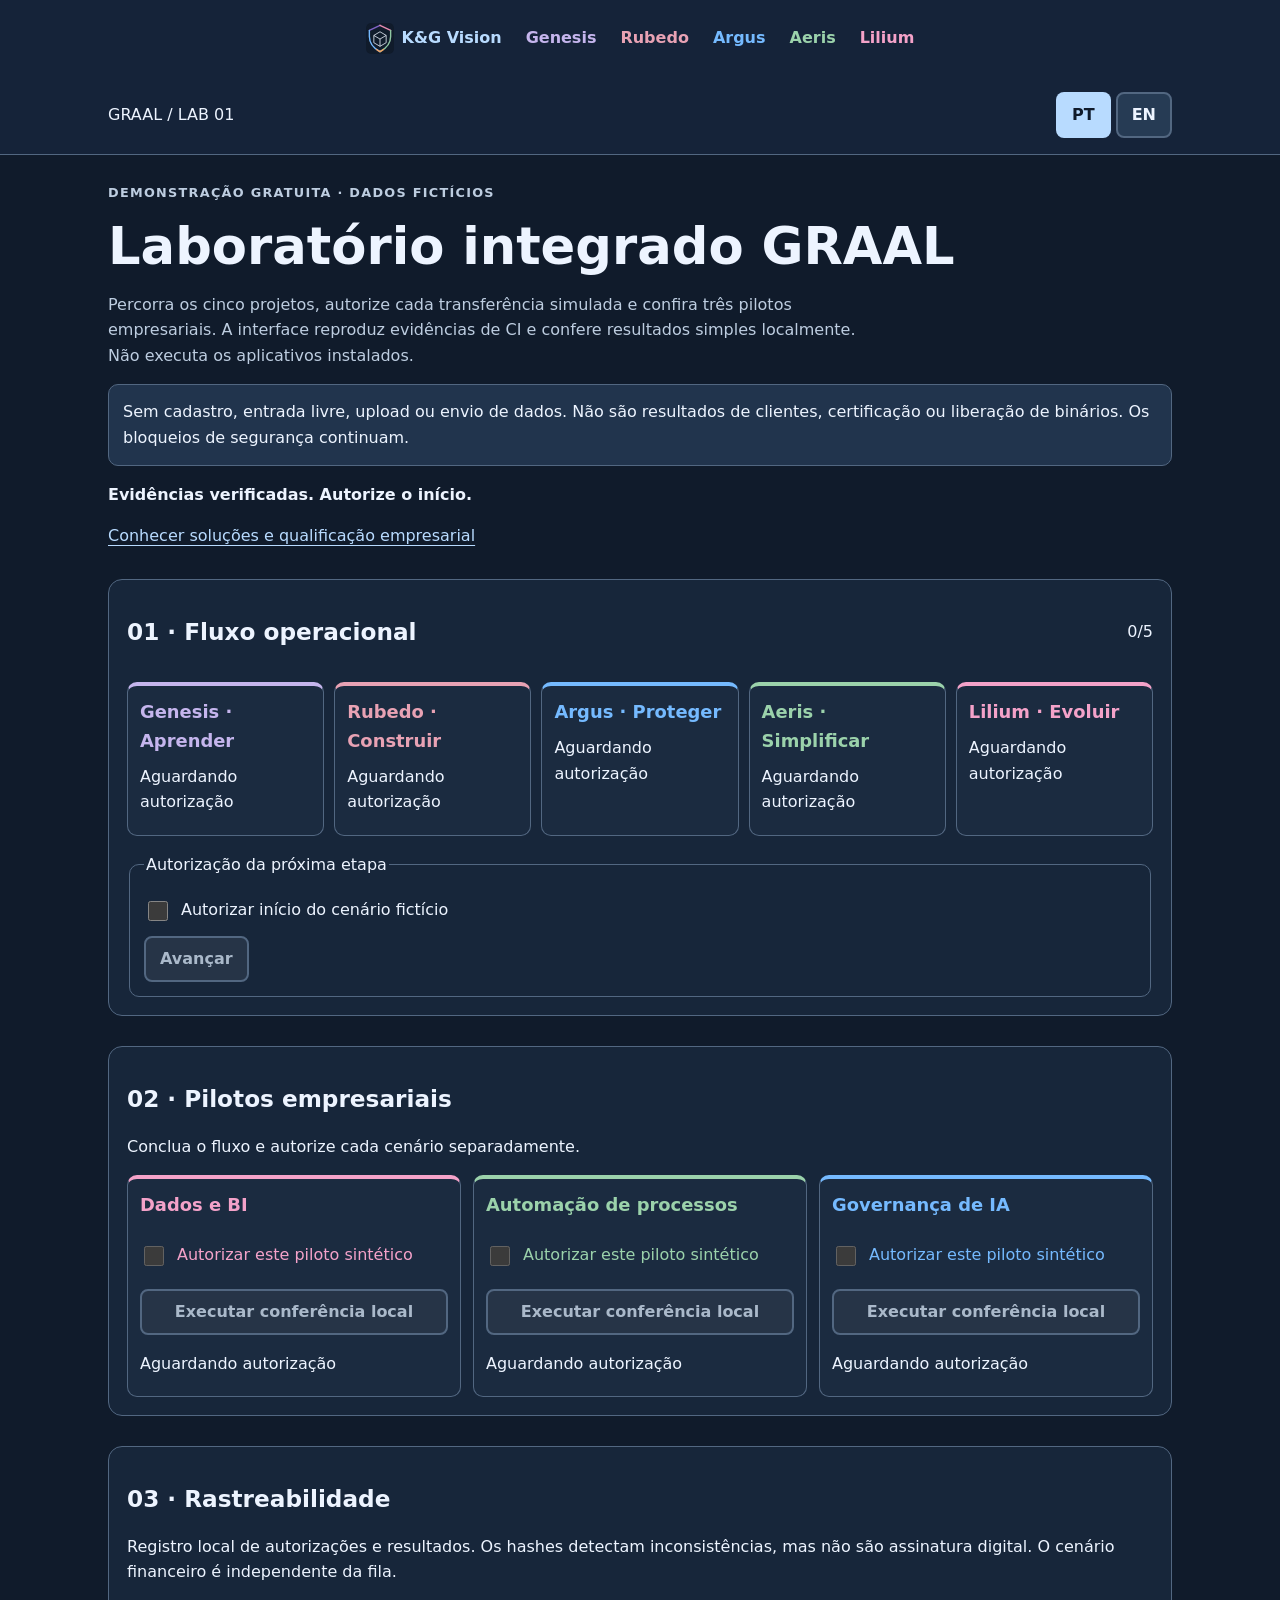
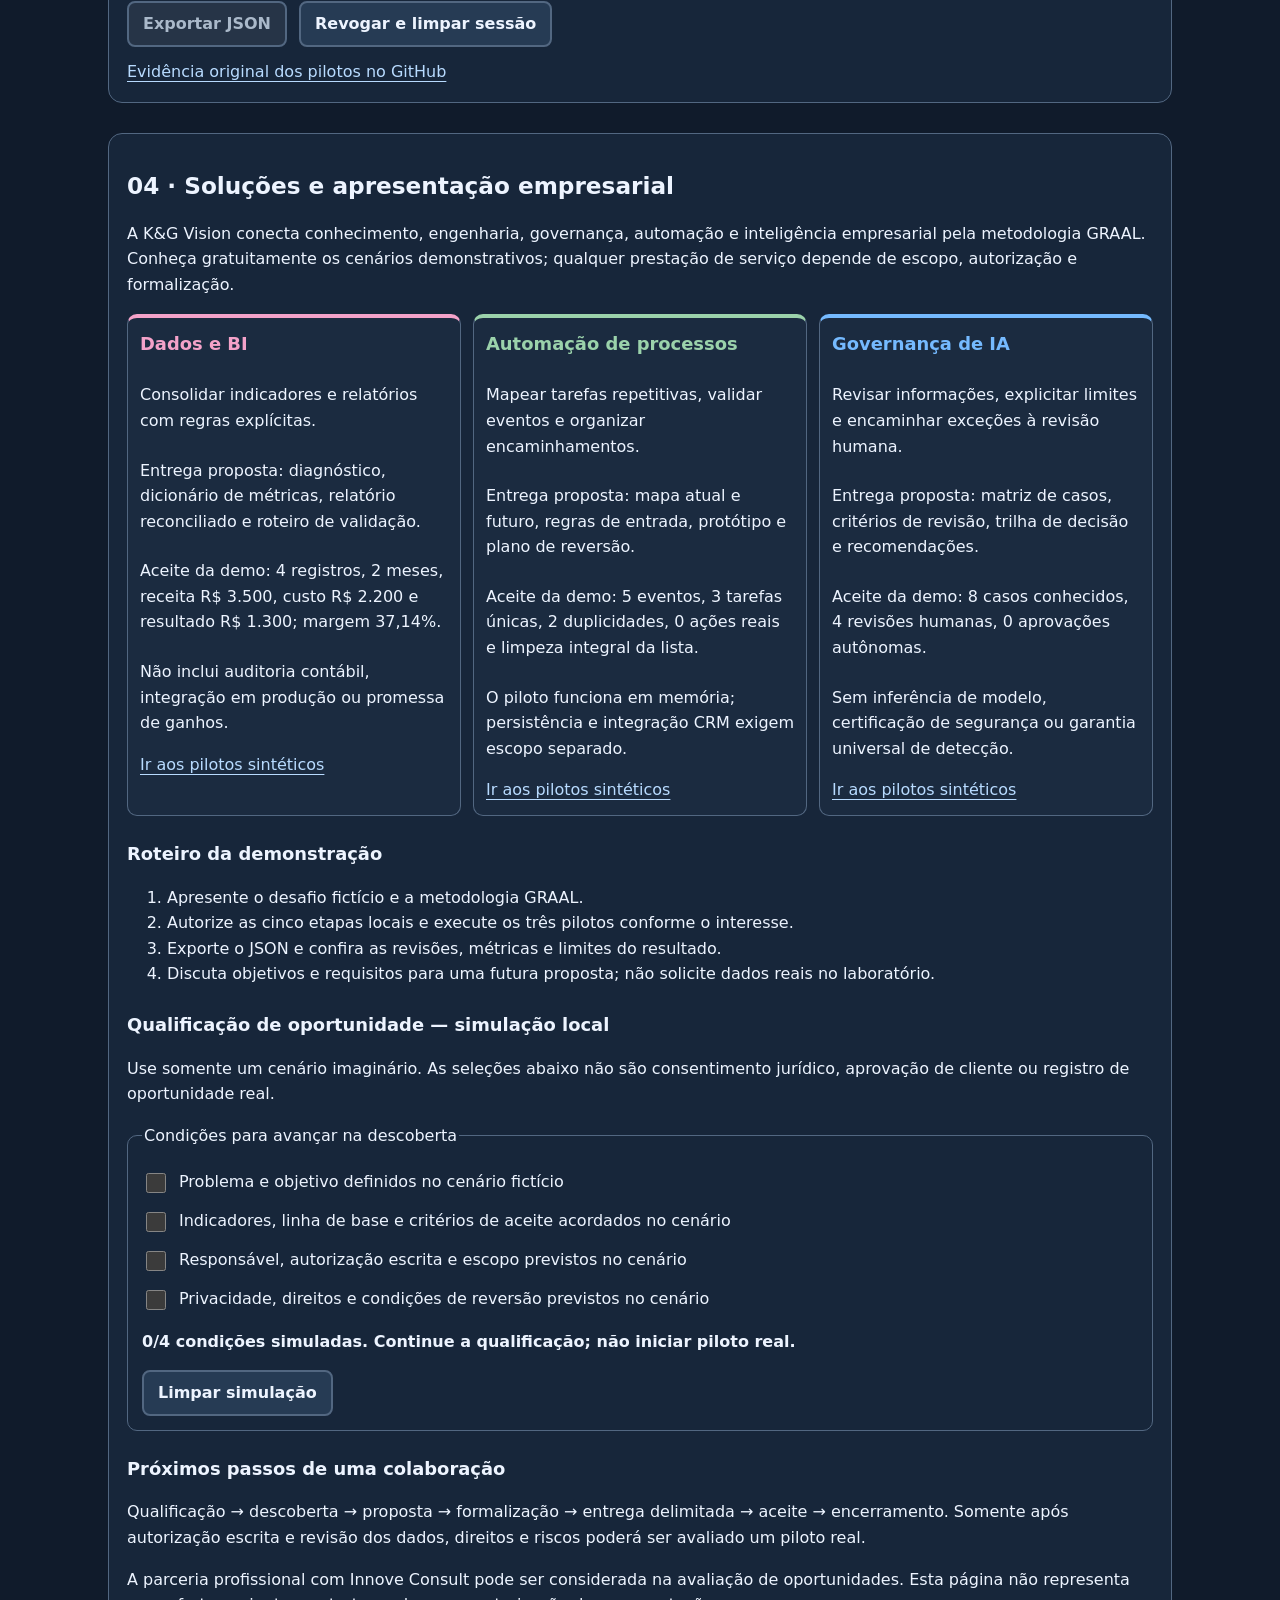
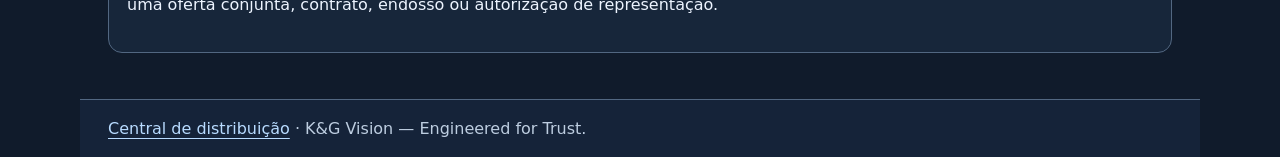
<file: graal/index.html>
<!doctype html>
<html lang="pt-BR">
<head>
<meta charset="utf-8"><meta name="viewport" content="width=device-width,initial-scale=1">
<meta name="referrer" content="no-referrer"><meta http-equiv="Content-Security-Policy" content="default-src 'none'; script-src 'self'; style-src 'self'; img-src 'self'; connect-src 'self'; base-uri 'none'; form-action 'none'; object-src 'none'; frame-src 'none'">
<title>GRAAL — Laboratório integrado | K&amp;G Vision</title>
<link rel="icon" href="../assets/kg-symbol.svg"><link rel="stylesheet" href="lab.css"><script src="lab.js" defer></script>
</head>
<body>
<a class="skip" href="#main" data-pt="Ir ao conteúdo" data-en="Skip to content">Ir ao conteúdo</a>
<header><nav class="kg-graal-bar" aria-label="Ecossistema K&amp;G Vision" id="nav">
<a href="../" class="brand"><img class="kg-graal-shield" src="../assets/kg-symbol.svg" alt="" width="28" height="31">K&amp;G Vision</a>
<a href="../genesis/" class="genesis">Genesis</a><a href="../rubedo/" class="rubedo">Rubedo</a><a href="../argus/" class="argus">Argus</a><a href="../aeris/" class="aeris">Aeris</a><a href="../lilium/" class="lilium">Lilium</a>
</nav><div class="top"><span>GRAAL / LAB 01</span><div role="group" aria-label="Idioma / Language"><button id="pt" aria-label="Português (Brasil)" lang="pt-BR" aria-pressed="true">PT</button> <button id="en" aria-label="English" lang="en" aria-pressed="false">EN</button></div></div></header>
<main id="main" tabindex="-1">
<p class="eyebrow" data-pt="DEMONSTRAÇÃO GRATUITA · DADOS FICTÍCIOS" data-en="FREE DEMONSTRATION · SYNTHETIC DATA">DEMONSTRAÇÃO GRATUITA · DADOS FICTÍCIOS</p>
<h1 data-pt="Laboratório integrado GRAAL" data-en="GRAAL integrated lab">Laboratório integrado GRAAL</h1>
<p class="lead" data-pt="Percorra os cinco projetos, autorize cada transferência simulada e confira três pilotos empresariais. A interface reproduz evidências de CI e confere resultados simples localmente. Não executa os aplicativos instalados." data-en="Explore the five projects, authorize each simulated transfer and review three business pilots. This interface replays CI evidence and checks simple results locally. It does not run installed applications.">Percorra os cinco projetos, autorize cada transferência simulada e confira três pilotos empresariais. A interface reproduz evidências de CI e confere resultados simples localmente. Não executa os aplicativos instalados.</p>
<p class="notice" data-pt="Sem cadastro, entrada livre, upload ou envio de dados. Não são resultados de clientes, certificação ou liberação de binários. Os bloqueios de segurança continuam." data-en="No account, free-text entry, uploads or data submission. Not client results, certification or binary approval. Security holds remain.">Sem cadastro, entrada livre, upload ou envio de dados. Não são resultados de clientes, certificação ou liberação de binários. Os bloqueios de segurança continuam.</p>
<noscript><p>JavaScript necessário para o laboratório. / JavaScript required for the lab.</p></noscript>
<p id="status" role="status" aria-live="polite" aria-atomic="true">Verificando evidências… / Checking evidence…</p>
<p><a href="#services" data-pt="Conhecer soluções e qualificação empresarial" data-en="Explore business solutions and qualification">Conhecer soluções e qualificação empresarial</a></p>
<section aria-labelledby="flow-title"><div class="section-head"><h2 id="flow-title" data-pt="01 · Fluxo operacional" data-en="01 · Operational flow">01 · Fluxo operacional</h2><span id="progress">0/5</span></div>
<ol id="stages" class="stages"></ol>
<fieldset id="gate" disabled><legend data-pt="Autorização da próxima etapa" data-en="Next-stage permission">Autorização da próxima etapa</legend><label><input id="permit" type="checkbox"> <span id="permission-label">—</span></label><button id="advance" disabled data-pt="Avançar" data-en="Continue">Avançar</button></fieldset>
</section>
<section aria-labelledby="pilot-title"><h2 id="pilot-title" data-pt="02 · Pilotos empresariais" data-en="02 · Business pilots">02 · Pilotos empresariais</h2><p data-pt="Conclua o fluxo e autorize cada cenário separadamente." data-en="Finish the flow and authorize each scenario separately.">Conclua o fluxo e autorize cada cenário separadamente.</p><div id="pilots" class="pilots"></div></section>
<section aria-labelledby="trace-title"><h2 id="trace-title" data-pt="03 · Rastreabilidade" data-en="03 · Traceability">03 · Rastreabilidade</h2><p data-pt="Registro local de autorizações e resultados. Os hashes detectam inconsistências, mas não são assinatura digital. O cenário financeiro é independente da fila." data-en="Local record of permissions and results. Hashes detect inconsistencies but are not a digital signature. The financial scenario is independent of the queue.">Registro local de autorizações e resultados. Os hashes detectam inconsistências, mas não são assinatura digital. O cenário financeiro é independente da fila.</p><div class="actions"><button id="export" disabled data-pt="Exportar JSON" data-en="Export JSON">Exportar JSON</button><button id="reset" class="secondary" data-pt="Revogar e limpar sessão" data-en="Revoke and clear session">Revogar e limpar sessão</button></div><p id="digest" class="mono"></p><a id="evidence-link" href="https://github.com/Kgasil/kgasil.github.io/actions/runs/46079707683" data-pt="Evidência original dos pilotos no GitHub" data-en="Original pilot evidence on GitHub">Evidência original dos pilotos no GitHub</a></section>
<section id="services" aria-labelledby="services-title"><h2 id="services-title" data-pt="04 · Soluções e apresentação empresarial" data-en="04 · Solutions and business presentation">04 · Soluções e apresentação empresarial</h2><p data-pt="A K&amp;G Vision conecta conhecimento, engenharia, governança, automação e inteligência empresarial pela metodologia GRAAL. Conheça gratuitamente os cenários demonstrativos; qualquer prestação de serviço depende de escopo, autorização e formalização." data-en="K&amp;G Vision connects knowledge, engineering, governance, automation and business intelligence through GRAAL. Explore the free scenarios; any service requires scope, authorization and formalization.">A K&amp;G Vision conecta conhecimento, engenharia, governança, automação e inteligência empresarial pela metodologia GRAAL. Conheça gratuitamente os cenários demonstrativos; qualquer prestação de serviço depende de escopo, autorização e formalização.</p><div class="pilots"><article class="pilot lilium"><h3 data-pt="Dados e BI" data-en="Data &amp; BI">Dados e BI</h3><p data-pt="Consolidar indicadores e relatórios com regras explícitas." data-en="Consolidate metrics and reports with explicit rules.">Consolidar indicadores e relatórios com regras explícitas.</p><p data-pt="Entrega proposta: diagnóstico, dicionário de métricas, relatório reconciliado e roteiro de validação." data-en="Proposed deliverable: discovery, metric dictionary, reconciled report and validation plan.">Entrega proposta: diagnóstico, dicionário de métricas, relatório reconciliado e roteiro de validação.</p><p data-pt="Aceite da demo: 4 registros, 2 meses, receita R$ 3.500, custo R$ 2.200 e resultado R$ 1.300; margem 37,14%." data-en="Demo acceptance: 4 rows, 2 months, BRL 3,500 revenue, 2,200 cost and 1,300 result; 37.14% margin.">Aceite da demo: 4 registros, 2 meses, receita R$ 3.500, custo R$ 2.200 e resultado R$ 1.300; margem 37,14%.</p><p data-pt="Não inclui auditoria contábil, integração em produção ou promessa de ganhos." data-en="No accounting audit, production integration or promised gains.">Não inclui auditoria contábil, integração em produção ou promessa de ganhos.</p><a href="#pilot-title" data-pt="Ir aos pilotos sintéticos" data-en="Go to synthetic pilots">Ir aos pilotos sintéticos</a></article><article class="pilot aeris"><h3 data-pt="Automação de processos" data-en="Process automation">Automação de processos</h3><p data-pt="Mapear tarefas repetitivas, validar eventos e organizar encaminhamentos." data-en="Map repetitive tasks, validate events and organize routing.">Mapear tarefas repetitivas, validar eventos e organizar encaminhamentos.</p><p data-pt="Entrega proposta: mapa atual e futuro, regras de entrada, protótipo e plano de reversão." data-en="Proposed deliverable: current/future process map, input rules, prototype and rollback plan.">Entrega proposta: mapa atual e futuro, regras de entrada, protótipo e plano de reversão.</p><p data-pt="Aceite da demo: 5 eventos, 3 tarefas únicas, 2 duplicidades, 0 ações reais e limpeza integral da lista." data-en="Demo acceptance: 5 events, 3 unique tasks, 2 duplicates, 0 real actions and complete list cleanup.">Aceite da demo: 5 eventos, 3 tarefas únicas, 2 duplicidades, 0 ações reais e limpeza integral da lista.</p><p data-pt="O piloto funciona em memória; persistência e integração CRM exigem escopo separado." data-en="The pilot runs in memory; persistence and CRM integration need a separate scope.">O piloto funciona em memória; persistência e integração CRM exigem escopo separado.</p><a href="#pilot-title" data-pt="Ir aos pilotos sintéticos" data-en="Go to synthetic pilots">Ir aos pilotos sintéticos</a></article><article class="pilot argus"><h3 data-pt="Governança de IA" data-en="AI governance">Governança de IA</h3><p data-pt="Revisar informações, explicitar limites e encaminhar exceções à revisão humana." data-en="Review information, state limits and route exceptions to human review.">Revisar informações, explicitar limites e encaminhar exceções à revisão humana.</p><p data-pt="Entrega proposta: matriz de casos, critérios de revisão, trilha de decisão e recomendações." data-en="Proposed deliverable: case matrix, review criteria, decision trail and recommendations.">Entrega proposta: matriz de casos, critérios de revisão, trilha de decisão e recomendações.</p><p data-pt="Aceite da demo: 8 casos conhecidos, 4 revisões humanas, 0 aprovações autônomas." data-en="Demo acceptance: 8 known cases, 4 human reviews, 0 autonomous approvals.">Aceite da demo: 8 casos conhecidos, 4 revisões humanas, 0 aprovações autônomas.</p><p data-pt="Sem inferência de modelo, certificação de segurança ou garantia universal de detecção." data-en="No model inference, security certification or universal detection guarantee.">Sem inferência de modelo, certificação de segurança ou garantia universal de detecção.</p><a href="#pilot-title" data-pt="Ir aos pilotos sintéticos" data-en="Go to synthetic pilots">Ir aos pilotos sintéticos</a></article></div>
<h3 class="commercial-heading" data-pt="Roteiro da demonstração" data-en="Demo walkthrough">Roteiro da demonstração</h3>
<ol><li data-pt="Apresente o desafio fictício e a metodologia GRAAL." data-en="Introduce the fictional challenge and GRAAL methodology.">Apresente o desafio fictício e a metodologia GRAAL.</li><li data-pt="Autorize as cinco etapas locais e execute os três pilotos conforme o interesse." data-en="Authorize the five local steps and run the three pilots as relevant.">Autorize as cinco etapas locais e execute os três pilotos conforme o interesse.</li><li data-pt="Exporte o JSON e confira as revisões, métricas e limites do resultado." data-en="Export JSON and review revisions, metrics and result limitations.">Exporte o JSON e confira as revisões, métricas e limites do resultado.</li><li data-pt="Discuta objetivos e requisitos para uma futura proposta; não solicite dados reais no laboratório." data-en="Discuss goals and requirements for a future proposal; do not request real data in the lab.">Discuta objetivos e requisitos para uma futura proposta; não solicite dados reais no laboratório.</li></ol>
<h3 class="commercial-heading" data-pt="Qualificação de oportunidade — simulação local" data-en="Opportunity qualification — local simulation">Qualificação de oportunidade — simulação local</h3>
<p data-pt="Use somente um cenário imaginário. As seleções abaixo não são consentimento jurídico, aprovação de cliente ou registro de oportunidade real." data-en="Use an imaginary scenario only. The selections below are not legal consent, customer approval or a real opportunity record.">Use somente um cenário imaginário. As seleções abaixo não são consentimento jurídico, aprovação de cliente ou registro de oportunidade real.</p>
<fieldset id="qualification"><legend data-pt="Condições para avançar na descoberta" data-en="Conditions to advance discovery">Condições para avançar na descoberta</legend><label><input type="checkbox" id="qual-0"><span data-pt="Problema e objetivo definidos no cenário fictício" data-en="Problem and objective defined in the fictional scenario">Problema e objetivo definidos no cenário fictício</span></label><label><input type="checkbox" id="qual-1"><span data-pt="Indicadores, linha de base e critérios de aceite acordados no cenário" data-en="Metrics, baseline and acceptance criteria agreed in the scenario">Indicadores, linha de base e critérios de aceite acordados no cenário</span></label><label><input type="checkbox" id="qual-2"><span data-pt="Responsável, autorização escrita e escopo previstos no cenário" data-en="Owner, written authorization and scope envisaged in the scenario">Responsável, autorização escrita e escopo previstos no cenário</span></label><label><input type="checkbox" id="qual-3"><span data-pt="Privacidade, direitos e condições de reversão previstos no cenário" data-en="Privacy, rights and rollback conditions envisaged in the scenario">Privacidade, direitos e condições de reversão previstos no cenário</span></label><p id="qual-status" role="status" aria-live="polite" aria-atomic="true"></p><button id="qual-reset" type="button" class="secondary" data-pt="Limpar simulação" data-en="Clear simulation">Limpar simulação</button></fieldset>
<h3 class="commercial-heading" data-pt="Próximos passos de uma colaboração" data-en="Next steps for collaboration">Próximos passos de uma colaboração</h3>
<p data-pt="Qualificação → descoberta → proposta → formalização → entrega delimitada → aceite → encerramento. Somente após autorização escrita e revisão dos dados, direitos e riscos poderá ser avaliado um piloto real." data-en="Qualification → discovery → proposal → formalization → bounded delivery → acceptance → closeout. Only after written authorization and review of data, rights and risks may a real pilot be considered.">Qualificação → descoberta → proposta → formalização → entrega delimitada → aceite → encerramento. Somente após autorização escrita e revisão dos dados, direitos e riscos poderá ser avaliado um piloto real.</p>
<p data-pt="A parceria profissional com Innove Consult pode ser considerada na avaliação de oportunidades. Esta página não representa uma oferta conjunta, contrato, endosso ou autorização de representação." data-en="The professional relationship with Innove Consult may be considered when assessing opportunities. This page does not represent a joint offer, contract, endorsement or authorization to represent the partner.">A parceria profissional com Innove Consult pode ser considerada na avaliação de oportunidades. Esta página não representa uma oferta conjunta, contrato, endosso ou autorização de representação.</p>
</section>
</main><footer><a href="../distribuicao.html" data-pt="Central de distribuição" data-en="Distribution center">Central de distribuição</a> · K&amp;G Vision — Engineered for Trust.</footer>
</body></html>
</file>
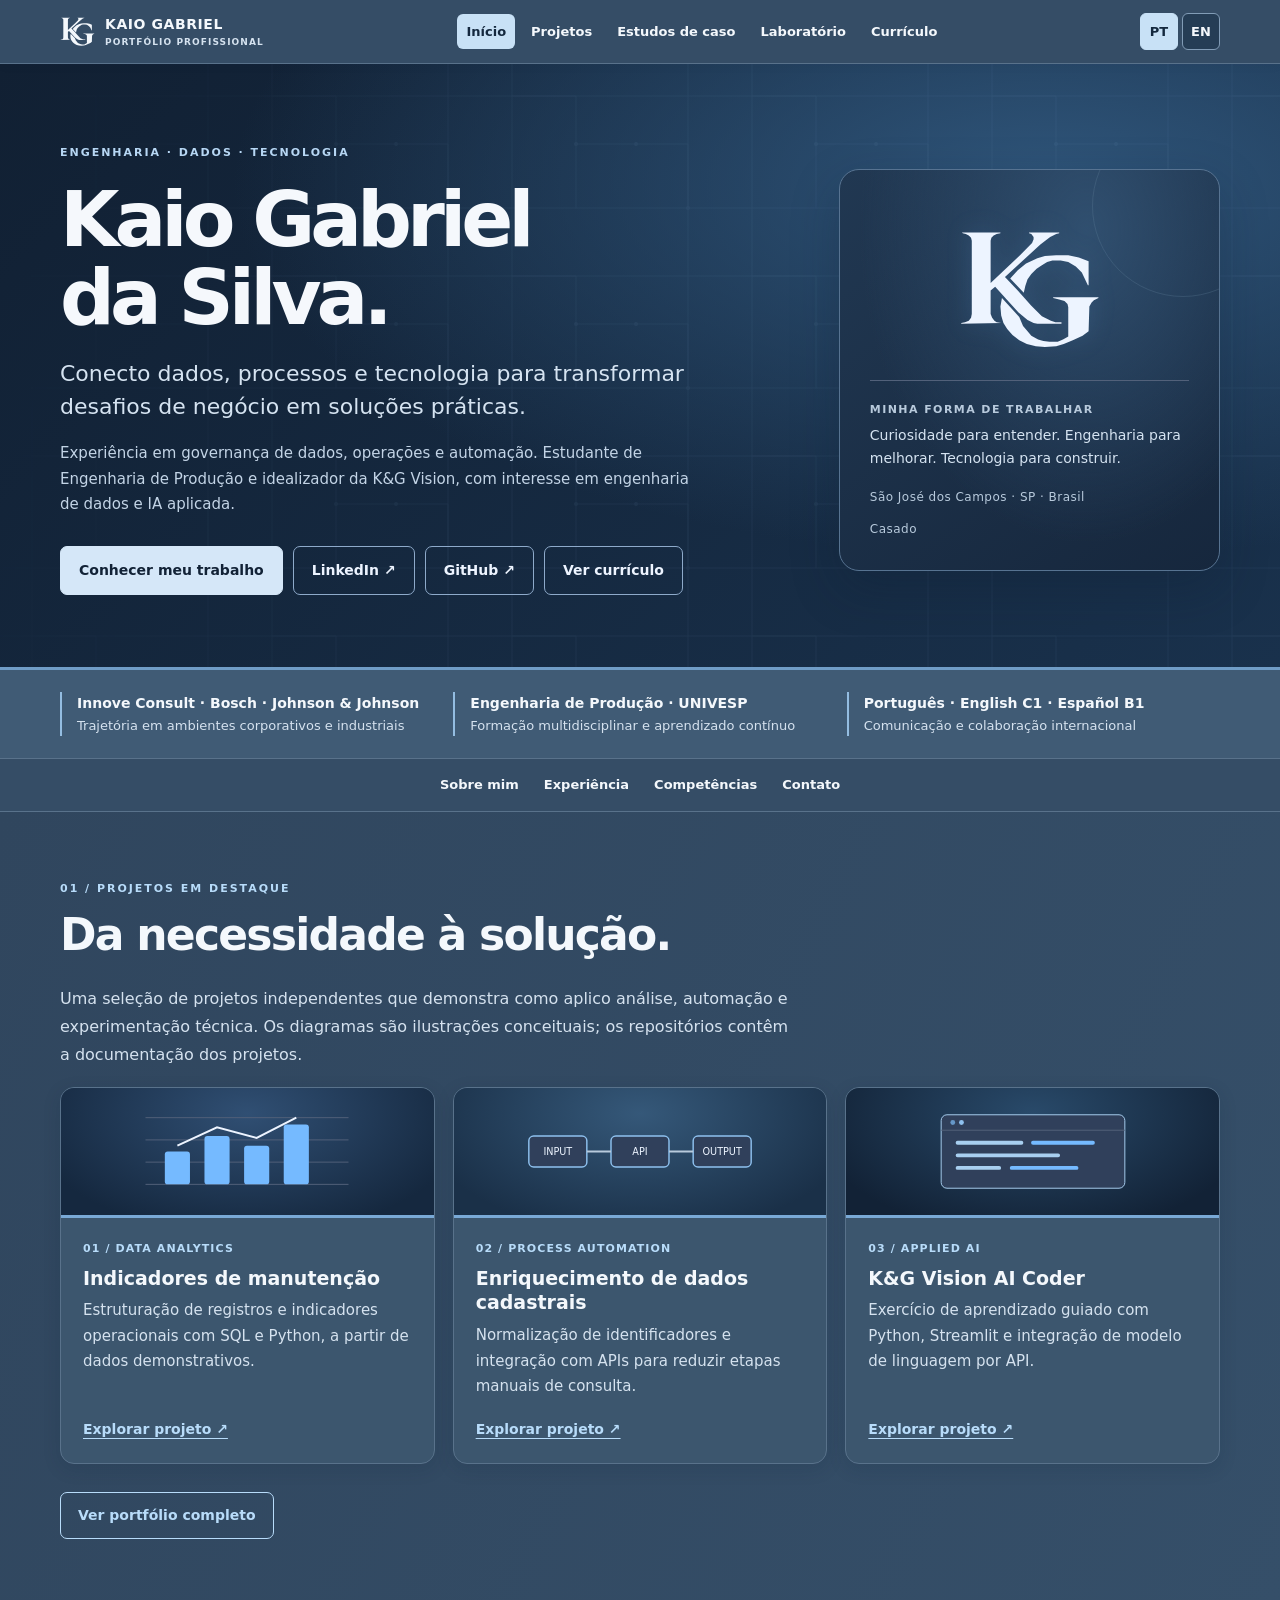
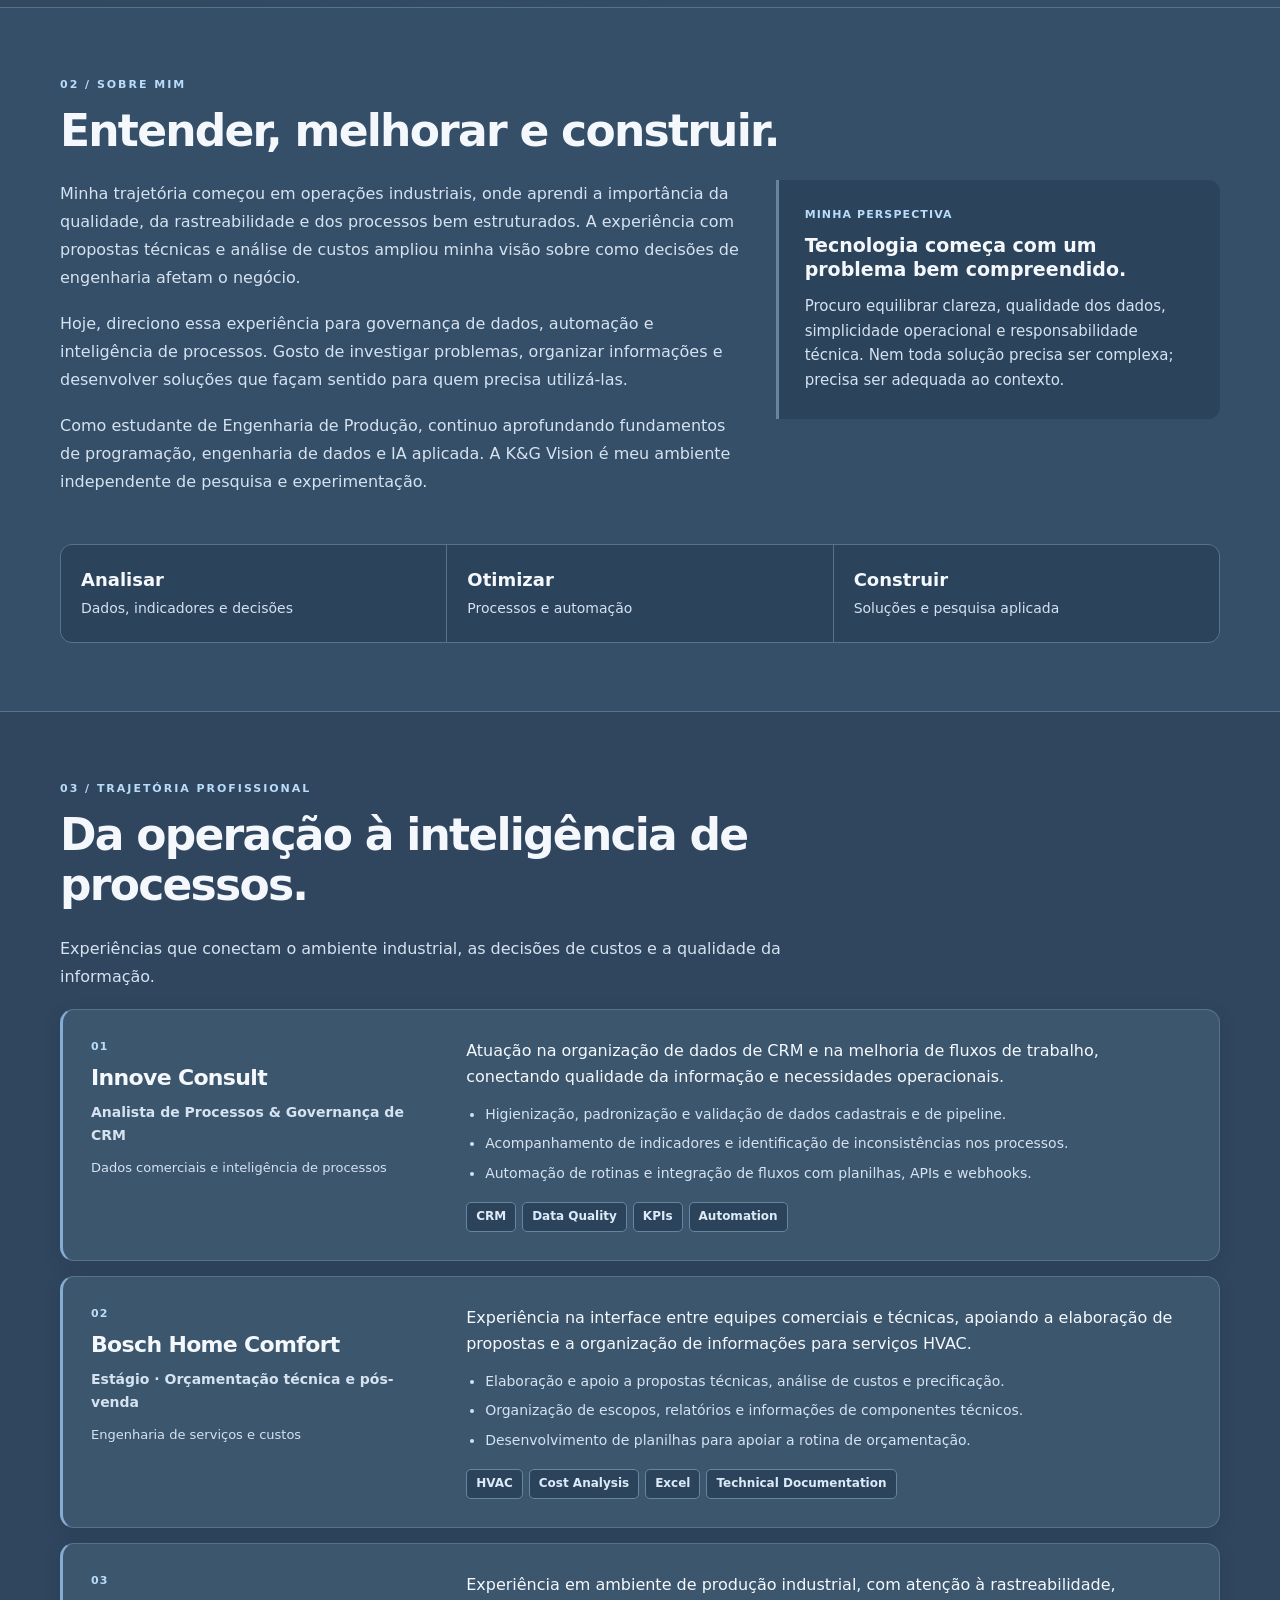
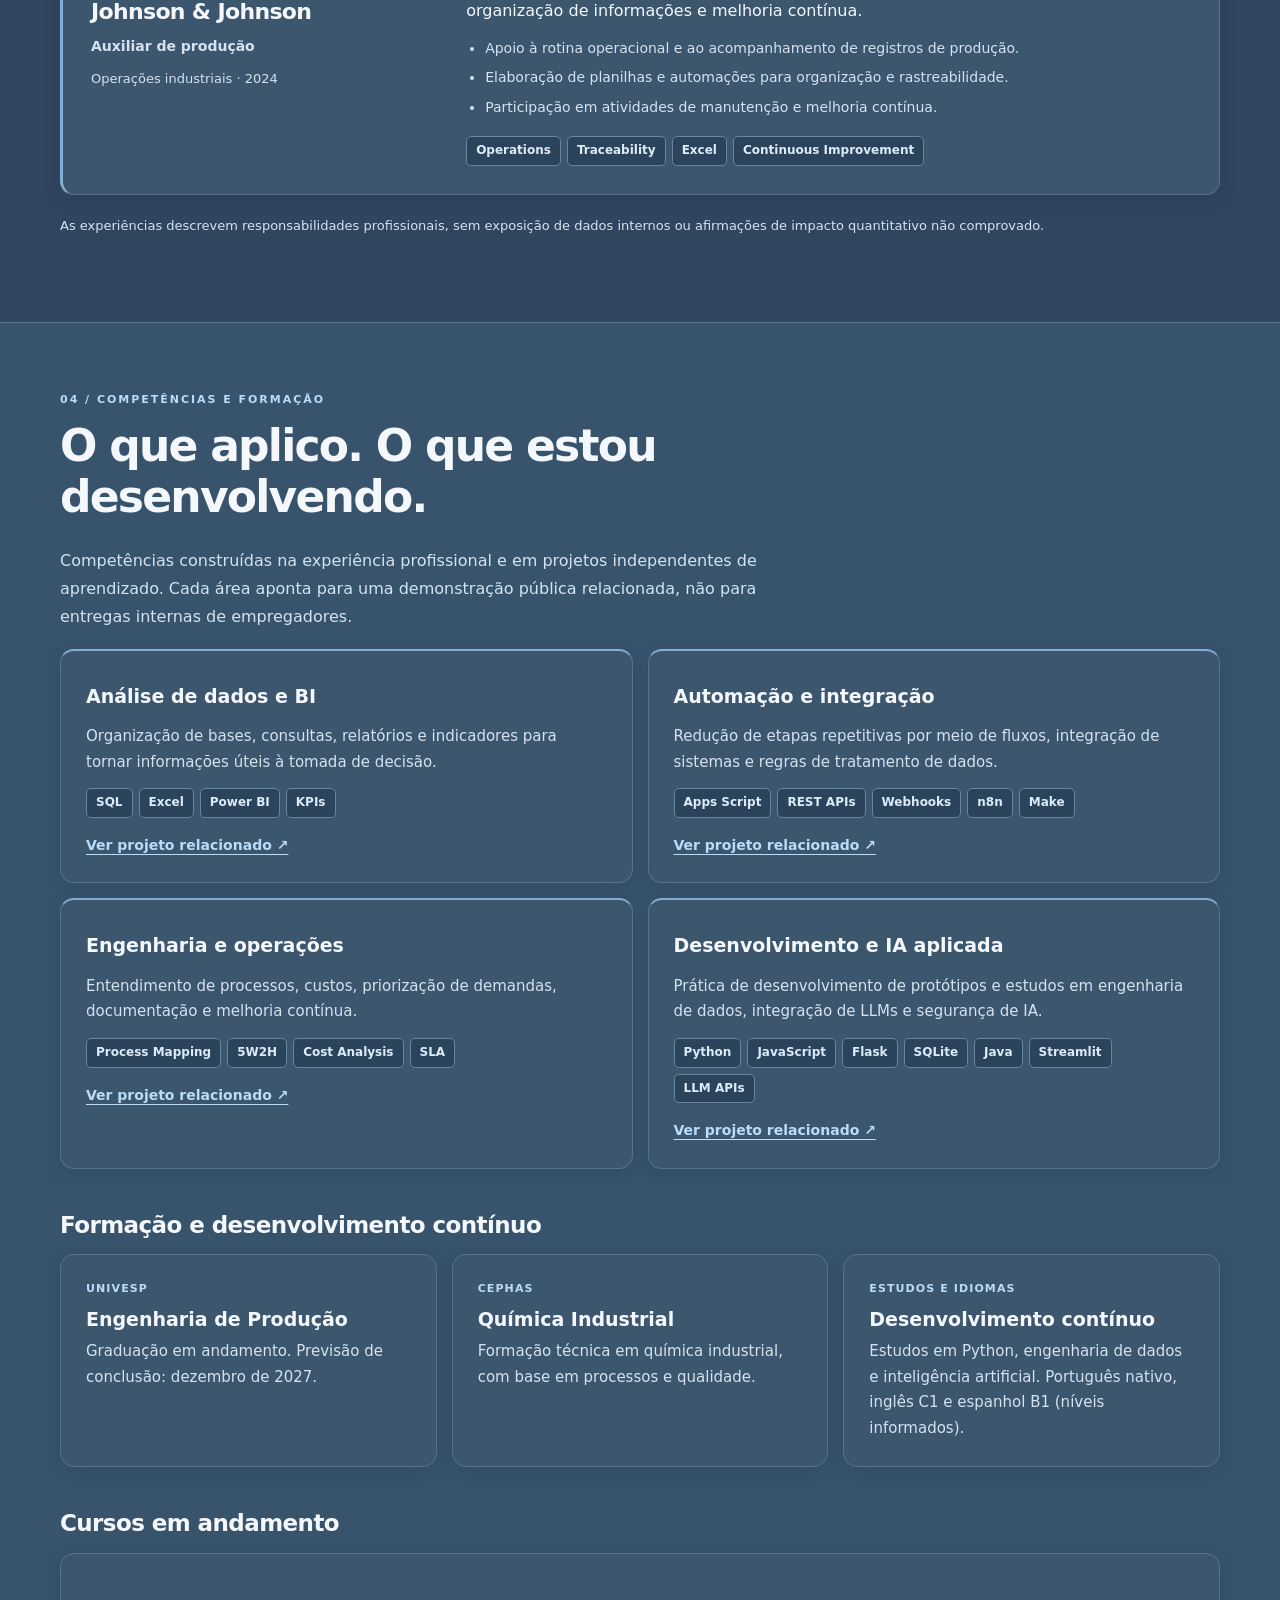
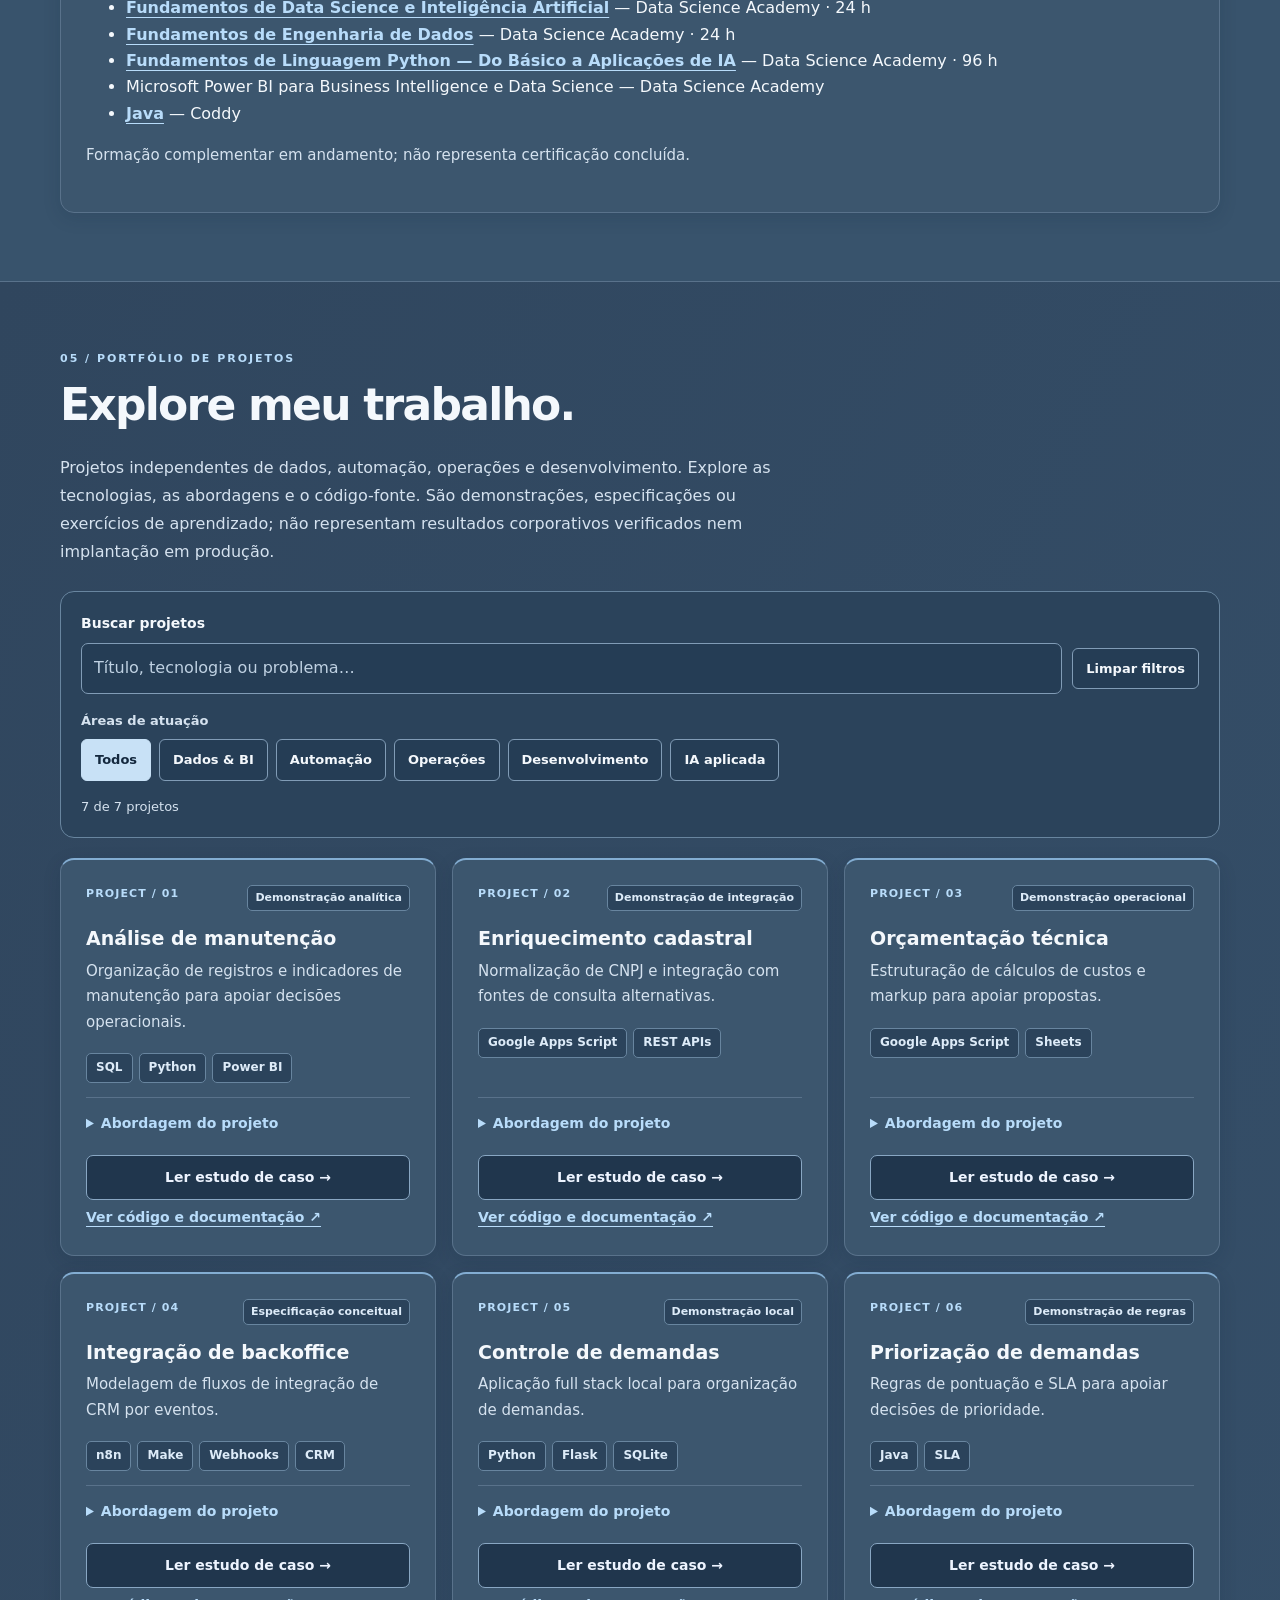
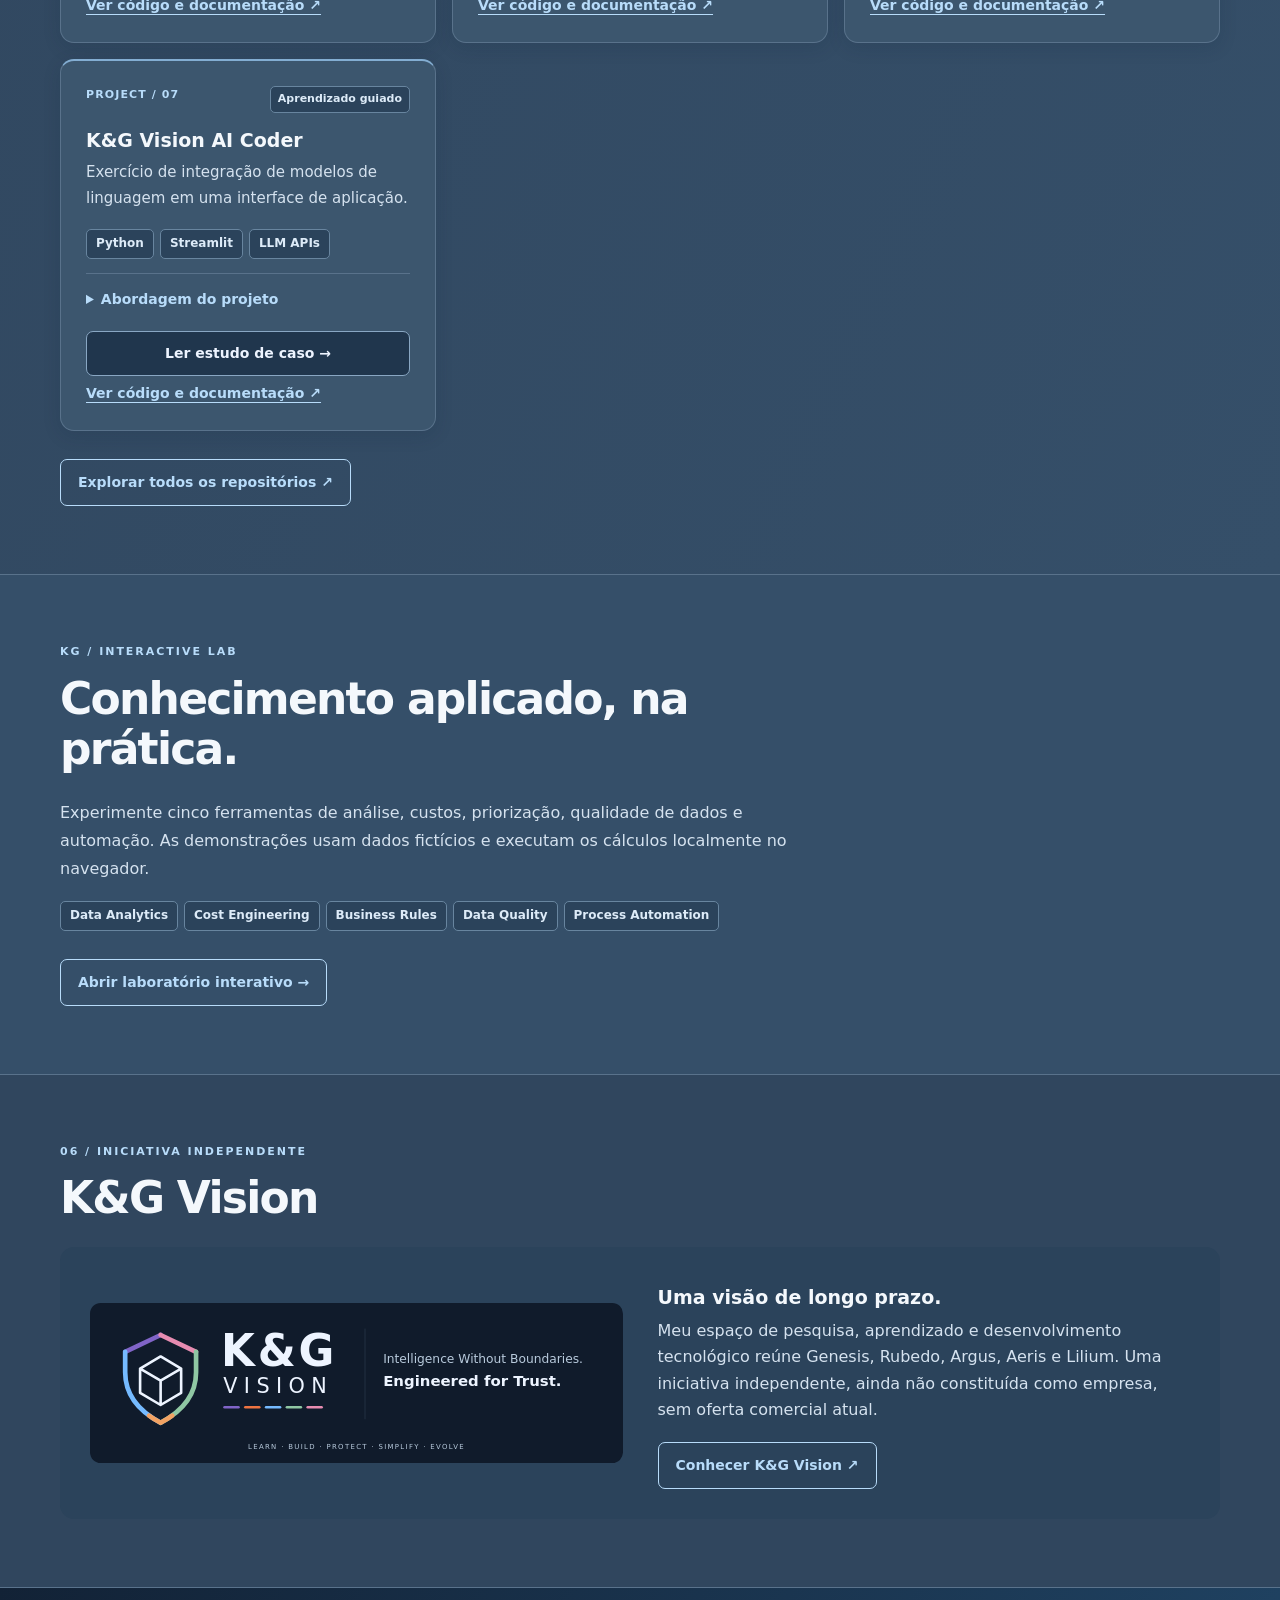
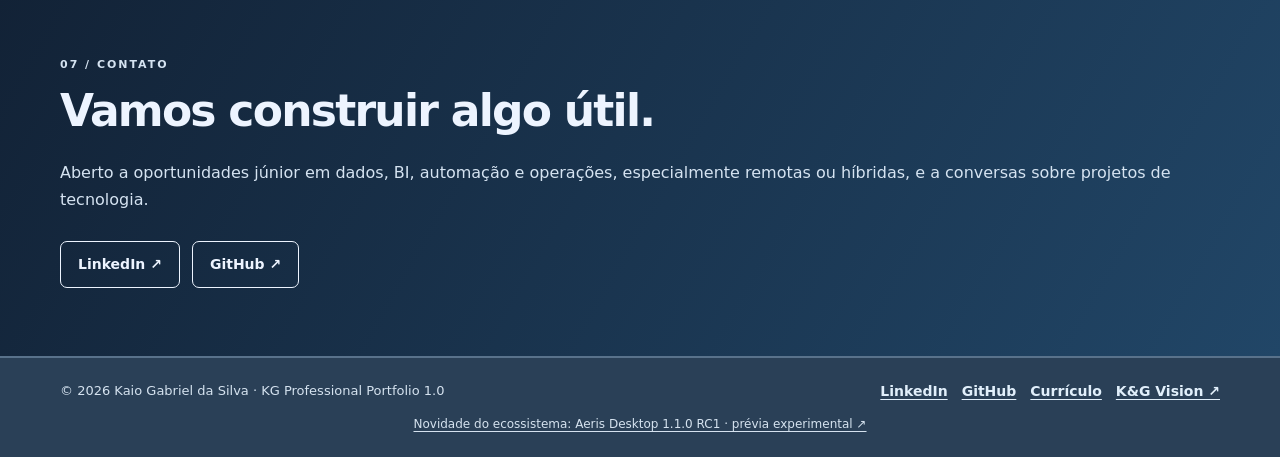
<file: portfolio/index.html>
<!doctype html>
<html lang="pt-BR"><head><meta charset="utf-8"><meta name="viewport" content="width=device-width,initial-scale=1"><title>Kaio Gabriel da Silva | Engineering, Data & Technology</title><meta name="description" content="Portfólio profissional de Kaio Gabriel da Silva — engenharia, análise de dados, automação e IA aplicada."><link rel="canonical" href="https://kgasil.github.io/portfolio/"><meta property="og:title" content="Kaio Gabriel da Silva — Professional Portfolio"><meta property="og:description" content="Engineering, data analytics, automation and applied technology."><meta name="theme-color" content="#18263B"><style>
:root{--ink:#15283d;--muted:#50647a;--line:#c8d2de;--accent:#235e70;--paper:#e5eaf0}*{box-sizing:border-box}html{scroll-behavior:smooth}body{margin:0;background:var(--paper);color:var(--ink);font:16px/1.65 system-ui,sans-serif}a{color:inherit;text-underline-offset:4px}a:focus-visible,button:focus-visible{outline:3px solid #4d9bac;outline-offset:4px}.wrap{width:min(1100px,calc(100% - 48px));margin:auto}header{border-bottom:1px solid var(--line);background:#eef1f4}.nav{display:flex;align-items:center;justify-content:space-between;gap:20px;min-height:78px;flex-wrap:wrap;padding:12px 0}.brand{text-decoration:none;font-weight:750;letter-spacing:.03em}.brand small{display:block;font-size:10px;letter-spacing:.2em;color:var(--muted)}nav{display:flex;flex-wrap:wrap;gap:18px;font-size:14px}nav a{text-decoration:none}button{font:inherit;font-size:13px;padding:7px 12px;background:#eef1f4;border:1px solid var(--line);border-radius:6px;cursor:pointer;color:var(--ink)}button[aria-pressed=true]{background:var(--ink);color:white}.hero{background:#15283d;color:#f5f8fa;padding:82px 0}.hero-grid{display:grid;grid-template-columns:1.5fr 1fr;align-items:center;gap:50px}.eyebrow{font-size:11px;font-weight:750;letter-spacing:.18em;text-transform:uppercase;color:var(--accent)}.hero .eyebrow{color:#a6d5dc}h1{font-size:clamp(42px,7vw,80px);line-height:1.03;letter-spacing:-.06em;margin:18px 0}h2{font-size:clamp(28px,4vw,44px);line-height:1.12;letter-spacing:-.04em;margin:12px 0 24px}h3{font-size:19px;line-height:1.3;margin:8px 0}p{margin:0 0 18px}.lead{font-size:20px;color:#d5e3eb;max-width:650px}.actions{display:flex;gap:12px;flex-wrap:wrap;margin-top:28px}.btn{display:inline-block;border:1px solid currentColor;border-radius:7px;padding:11px 17px;text-decoration:none;font-weight:650;font-size:14px}.hero .primary{background:#e8edf3;color:var(--ink);border-color:#f4f8fa}.signature{border:1px solid #496077;border-radius:12px;padding:32px;background:#1c3349}.monogram{font-size:65px;font-weight:300;letter-spacing:-.07em;border-bottom:1px solid #496077;padding-bottom:16px;margin-bottom:20px;color:#b9d9df}.signature p{color:#d5e3eb;font-size:14px}.section{padding:65px 0;border-bottom:1px solid var(--line)}.intro{max-width:760px;color:var(--muted)}.grid{display:grid;grid-template-columns:repeat(3,minmax(0,1fr));gap:16px}.card{border:1px solid var(--line);border-radius:12px;background:#eef1f4;padding:24px;display:flex;flex-direction:column}.card p{color:var(--muted);font-size:15px}.card a{margin-top:auto;font-weight:650;color:var(--accent)}.tag{font-size:11px;color:var(--accent);letter-spacing:.1em;text-transform:uppercase;font-weight:750}.timeline{display:grid;gap:0}.job{display:grid;grid-template-columns:1fr 2fr;gap:26px;padding:24px 0;border-top:1px solid var(--line)}.job p{color:var(--muted);margin:0}.feature{display:grid;grid-template-columns:1fr 1fr;gap:35px;align-items:center;background:#dfe6ed;padding:30px;border-radius:14px}.feature img{display:block;width:100%;border-radius:8px}.feature p{color:var(--muted)}.contact{background:#15283d;color:white}.contact .eyebrow{color:#a6d5dc}footer{padding:24px 0;color:var(--muted);font-size:13px}.skip{position:absolute;left:-9999px}.skip:focus{left:10px;top:10px;background:#eef1f4;padding:10px;z-index:10}@media(max-width:760px){.wrap{width:calc(100% - 32px)}.hero{padding:48px 0}.hero-grid,.feature,.job{grid-template-columns:1fr;gap:16px}.grid{grid-template-columns:1fr}.section{padding:44px 0}.nav{gap:12px}nav{order:3;width:100%;gap:12px}.signature{padding:20px}}@media(prefers-reduced-motion:reduce){html{scroll-behavior:auto}}
.signature{position:relative;overflow:hidden;background:linear-gradient(145deg,#203d53,#172c40)}.signature:after{content:"";position:absolute;right:-55px;top:-55px;width:180px;height:180px;border:1px solid #54788a;border-radius:50%;pointer-events:none}.card{transition:transform .18s ease,box-shadow .18s ease}.card:hover{transform:translateY(-3px);box-shadow:0 12px 28px #15283d10}.case-note{border-top:1px solid var(--line);padding-top:14px;margin-top:8px}.case-note summary{cursor:pointer;color:var(--accent);font-size:14px;font-weight:650}.case-note p{margin:10px 0}.focus-strip{display:grid;grid-template-columns:repeat(3,1fr);gap:1px;background:var(--line);border:1px solid var(--line);border-radius:12px;overflow:hidden;margin-top:30px}.focus-strip div{background:#eef1f4;padding:20px}.focus-strip strong{display:block;font-size:18px}.focus-strip span{color:var(--muted);font-size:14px}.print-only{display:none}@media(max-width:760px){.focus-strip{grid-template-columns:1fr}}@media print{header,.actions,.skip,footer{display:none!important}.hero,.contact{background:white!important;color:#15283d!important;padding:20px 0}.hero .lead,.signature p,.hero .eyebrow,.contact .eyebrow{color:#50647a!important}.signature{display:none}.hero-grid,.grid,.feature{display:block}.section{padding:20px 0}.card,.job{break-inside:avoid;margin-bottom:8px}.print-only{display:block}.wrap{width:100%}a{text-decoration:none}}@media(prefers-reduced-motion:reduce){.card{transition:none}.card:hover{transform:none}}
/* KG professional portfolio — foundation 2.0 */
:root{--ink:#18263B;--muted:#4c5c72;--line:#c8d2de;--accent:#315c80;--paper:#e5eaf0}
body{font-family:system-ui,-apple-system,BlinkMacSystemFont,"Segoe UI",sans-serif;font-size:16px}
.wrap{width:min(1160px,calc(100% - 64px))}
header{background:#e5eaf0;position:sticky;top:0;z-index:20;box-shadow:0 2px 12px #18263b08}
.brand{display:flex;align-items:center;gap:12px;letter-spacing:.03em}.brand svg{width:37px;height:34px;flex:none}.brand small{margin-top:4px}
nav a{font-weight:600}nav a:hover{color:var(--accent);text-decoration:underline}
section[id]{scroll-margin-top:115px}
.hero{background:#18263B;padding:94px 0 78px;position:relative;overflow:hidden}
.hero:before{content:"";position:absolute;inset:0;pointer-events:none;background:radial-gradient(ellipse at 90% 30%,#30405B 0%,transparent 57%)}
.hero-grid{position:relative;grid-template-columns:1.5fr .8fr;gap:64px}
.hero .eyebrow{color:#B8CADC}.hero h1{font-size:clamp(45px,6vw,80px);font-weight:680;letter-spacing:-.065em;line-height:1.02;margin:18px 0 20px}
.hero .lead{color:#D0DCEB;font-size:clamp(18px,2vw,22px);line-height:1.5}
.hero .positioning{color:#B8CADC;font-size:15px;max-width:640px;margin:0}
.hero .actions{gap:10px;align-items:center}.hero .btn{padding:12px 18px;border-color:#8193aa;color:#EDF4FF}.hero .btn.primary{background:#EDF4FF;color:#18263B;border-color:#EDF4FF}.hero button{background:transparent;color:#EDF4FF;border-color:#8193aa;padding:12px 16px;font-weight:650}
.signature{background:#22334B;border:1px solid #52617A;border-radius:20px;padding:30px;box-shadow:0 24px 60px #101b2b40}
.signature:after{border-color:#3A4A63}.signature .monogram{border-bottom-color:#52617A;margin-bottom:20px}.signature .monogram svg{width:140px;height:120px}.signature p{color:#D0DCEB}
.signature .location{font-size:12px;letter-spacing:.04em;margin:12px 0 0;color:#B8CADC}
.signature .signature-label{font-size:11px;letter-spacing:.13em;text-transform:uppercase;color:#B8CADC;font-weight:700;margin-bottom:5px}
.proof{background:#dde4ec;border-bottom:1px solid #d0d9e3}.proof .wrap{display:grid;grid-template-columns:1fr 1fr 1fr;gap:20px;padding:22px 0}.proof-item{border-left:2px solid #8da4b9;padding-left:15px}.proof-item strong{display:block;font-size:14px}.proof-item span{display:block;color:var(--muted);font-size:13px}
.section{padding:80px 0}.section h2{font-weight:680}.section .eyebrow{color:#315c80}.card{border-radius:14px;border-color:#d7dfe8;padding:25px}.card h3{font-weight:680}.card a{color:#244e73}.card .tag{color:#315c80}.case-note{margin-bottom:12px}.timeline .job{padding:25px 0}
.showcase{background:#eef1f4}.featured-grid{display:grid;grid-template-columns:repeat(3,minmax(0,1fr));gap:18px}.featured-card{overflow:hidden;border:1px solid var(--line);border-radius:15px;background:#edf1f5;display:flex;flex-direction:column}.featured-visual{height:130px;background:#18263B;color:#D0DCEB;display:flex;align-items:center;justify-content:center;padding:20px}.featured-visual svg{width:100%;height:100%;max-width:240px}.featured-content{padding:22px;display:flex;flex-direction:column;flex:1}.featured-content p{font-size:15px;color:var(--muted)}.featured-content a{margin-top:auto;font-weight:650;color:#244e73;font-size:14px}.featured-content .tag{color:#315c80}.contact{background:#18263B}.contact .eyebrow{color:#B8CADC}
@media(max-width:800px){.wrap{width:calc(100% - 32px)}.hero{padding:52px 0}.hero-grid{grid-template-columns:1fr;gap:28px}.featured-grid{grid-template-columns:1fr}.proof .wrap{grid-template-columns:1fr;gap:14px}.section{padding:50px 0}header{position:relative}section[id]{scroll-margin-top:16px}.signature{padding:24px}}
@media print{header,.proof,.featured-visual{display:none!important}.featured-grid{display:block}.featured-card{break-inside:avoid;margin:10px 0}.section{padding:20px 0}.hero:before{display:none}.hero h1{color:#18263B}.hero .positioning{color:#4c5c72}}

/* Phase 02 — career narrative and capabilities */
.profile-grid{display:grid;grid-template-columns:1.3fr .85fr;gap:36px;align-items:start}.profile-copy p{color:var(--muted);max-width:720px}.profile-note{padding:26px;border-left:3px solid #8199b2;background:#dde4ec;border-radius:0 12px 12px 0}.profile-note h3{margin:8px 0 12px}.profile-note p{margin:0;color:var(--muted);font-size:15px}.career-list{display:grid;gap:15px}.career-card{display:grid;grid-template-columns:minmax(0,1fr) minmax(0,2.1fr);gap:30px;padding:28px;border:1px solid var(--line);border-radius:14px;background:#eef1f4}.career-card .company{font-size:22px;letter-spacing:-.03em;margin:8px 0}.career-card .role{font-size:14px;font-weight:650;color:var(--muted)}.career-card .context{font-size:13px;color:var(--muted);margin:10px 0 0}.career-card .summary{margin:0 0 12px;color:var(--ink)}.career-card ul{margin:0 0 16px;padding-left:19px;color:var(--muted);font-size:14px}.career-card li+li{margin-top:6px}.skill-tags{display:flex;flex-wrap:wrap;gap:6px}.skill-tags span{font-size:12px;font-weight:600;padding:4px 9px;background:#dde4ec;border:1px solid #d7dfe8;color:#30405B;border-radius:5px}.capability-grid{display:grid;grid-template-columns:repeat(2,minmax(0,1fr));gap:15px}.capability-grid .card{gap:8px}.capability-grid .card p{margin-bottom:5px}.capability-grid .card a{font-size:14px;margin-top:8px}.education-grid{display:grid;grid-template-columns:repeat(3,minmax(0,1fr));gap:15px}.education-grid .card p:last-child{margin-bottom:0}.subheading{margin:42px 0 14px;font-size:23px;letter-spacing:-.025em}.career-card .tag,.profile-note .tag{color:#315c80}.context-note{color:var(--muted);font-size:13px;margin-top:20px}.capabilities{background:#dde4ec}
@media(max-width:800px){.profile-grid,.career-card,.capability-grid,.education-grid{grid-template-columns:1fr;gap:15px}.career-card{padding:20px}.profile-note{padding:20px}}@media print{.profile-grid,.career-card,.capability-grid,.education-grid{display:block}.career-card{break-inside:avoid;margin:10px 0;padding:12px}.profile-note{break-inside:avoid}.capabilities{background:white}}

/* Phase 03 — project catalogue */
.catalog-controls{background:#dde4ec;border:1px solid #d7dfe8;border-radius:14px;padding:20px;margin:25px 0 20px}.catalog-search{display:grid;grid-template-columns:1fr auto;gap:8px 10px;align-items:center}.catalog-search label{grid-column:1/-1;font-weight:650;font-size:14px}.catalog-search input{min-width:0;border:1px solid #8199b2;border-radius:7px;padding:11px 12px;font:inherit;background:#eef1f4;color:#18263B}.catalog-search input:focus-visible{outline:3px solid #315C80;outline-offset:2px}.catalog-search button,.catalog-filters button{padding:9px 13px;font-weight:600}.catalog-filters{display:flex;gap:8px;flex-wrap:wrap;align-items:center;margin-top:16px}.catalog-filters>span{width:100%;font-size:13px;font-weight:650;color:#4c5c72}.catalog-filters button[aria-pressed=true]{background:#18263B;color:#EDF4FF;border-color:#18263B}.catalog-count{margin:15px 0 0;color:#4c5c72;font-size:13px}.catalog-card-top{display:flex;align-items:flex-start;justify-content:space-between;gap:8px;flex-wrap:wrap}.project-status{color:#30405B;background:#dde4ec;border:1px solid #d7dfe8;padding:3px 7px;border-radius:5px;font-size:11px;font-weight:650}.catalog-card h3{margin:15px 0 8px}.catalog-card .skill-tags{margin:0 0 14px}.catalog-card .case-note{margin-top:auto}.catalog-card a{margin-top:6px;font-size:14px}.catalog-empty{padding:30px;border:1px dashed #8199b2;border-radius:12px;text-align:center;color:#4c5c72}.catalog-card[hidden],.catalog-empty[hidden],.catalog-controls[hidden]{display:none!important}@media(max-width:550px){.catalog-search{grid-template-columns:1fr}.catalog-search button{justify-self:start}.catalog-controls{padding:15px}}@media print{.catalog-controls,.catalog-empty{display:none!important}.catalog-card[hidden]{display:flex!important}}

.catalog-card a.case-link{background:#18263B;color:#EDF4FF;border:1px solid #18263B;padding:10px 12px;text-decoration:none;border-radius:7px;text-align:center;margin-top:8px}.catalog-card a.case-link:hover{background:#30405B}.catalog-card a.case-link:focus-visible{outline:3px solid #315C80;outline-offset:3px}
.kg-section-links{display:flex;justify-content:center;flex-wrap:wrap;gap:12px 25px;padding:15px 16px;background:#e5eaf0;border-bottom:1px solid #d7dfe8}.kg-section-links a{font-size:13px;font-weight:650;text-decoration:none;color:#30405B}.kg-section-links a:hover{text-decoration:underline}@media print{.kg-section-links{display:none}}</style><link rel="stylesheet" href="shared.css?v=20261126-balanced-navy"><link rel="icon" type="image/svg+xml" href="favicon.svg"><meta property="og:type" content="website"><style>/* Refined personal signature */.signature .monogram svg{width:clamp(140px, 45%, 180px);height:auto;max-width:100%;display:block}.signature .monogram{position:relative;z-index:1}.signature .signature-label,.signature p{position:relative;z-index:1}</style>

<style id="kg-subtle-hero-art">
@media screen {
#inicio.hero{position:relative;isolation:isolate;overflow:hidden}
#inicio.hero::before{content:"";position:absolute;inset:0;z-index:0;pointer-events:none;background:none;background-image:url("data:image/svg+xml,%3Csvg xmlns='http://www.w3.org/2000/svg' width='240' height='180' viewBox='0 0 240 180'%3E%3Cg fill='none' stroke='%239DC6EE' stroke-width='.85' stroke-linecap='round' stroke-linejoin='round'%3E%3Cpath d='M0 32H240M32 0V180M0 144H240M208 0V180M32 32H96V80H156M156 80H208V144 M96 80V144'/%3E%3Cg fill='%239DC6EE' stroke='none'%3E%3Ccircle cx='96' cy='80' r='2'/%3E%3Ccircle cx='156' cy='80' r='2'/%3E%3Ccircle cx='208' cy='144' r='2'/%3E%3C/g%3E%3C/g%3E%3C/svg%3E");background-repeat:repeat;background-size:240px 180px;opacity:0.065;mask-image:linear-gradient(100deg,transparent 0%,#000 38%,#000 100%);-webkit-mask-image:linear-gradient(100deg,transparent 0%,#000 38%,#000 100%)}
#inicio.hero>.wrap{position:relative;z-index:1}
@media(max-width:700px){#inicio.hero::before{opacity:calc(0.065 * .65);background-size:200px 150px;mask-image:linear-gradient(90deg,transparent,#000);-webkit-mask-image:linear-gradient(90deg,transparent,#000)}}
}
</style>
</head><body><a class="skip" href="#main" data-pt="Ir ao conteúdo" data-en="Skip to content">Ir ao conteúdo</a><header class="kg-header"><div class="kg-wrap"><a id="back" class="kg-brand" href="./" data-kg-path="./"><svg viewBox="-4 -4 190 162" xmlns="http://www.w3.org/2000/svg" aria-hidden="true" width="120" height="102"><path fill="#18263B" d="M182,88L122,88L122,89L130,91L137,93L141,97L142,101L142,140L135,144L128,147L117,147L109,146L102,144L93,139L88,133L82,126L77,114L54,89L52,100L53,112L56,122L61,130L68,138L77,145L87,150L99,153L111,154L126,153L136,150L148,145L161,139L169,133L170,100L173,95L176,92L182,89Z M169,40L156,35L142,32L126,32L111,33L101,36L86,43L75,52L65,63L83,82L85,73L88,64L93,57L100,50L106,46L114,41L121,39L132,39L142,41L152,47L160,55L168,72L169,72Z M1,2L2,3L6,4L10,6L13,9L14,13L14,110L13,115L10,119L5,121L0,122L0,123L53,122L47,121L44,119L41,115L39,110L39,79L45,74L76,108L88,118L96,122L101,123L133,123L133,121L125,121L119,119L107,113L93,99L75,79L58,61L105,18L118,8L126,4L130,3L130,2L90,2L90,3L93,4L96,8L96,11L94,16L78,32L39,69L39,13L40,9L43,6L47,4L52,3L52,2Z"/></svg><span>KAIO GABRIEL<small data-pt="PORTFÓLIO PROFISSIONAL" data-en="PROFESSIONAL PORTFOLIO">PORTFÓLIO PROFISSIONAL</small></span></a><nav class="kg-nav" aria-label="Portfolio navigation"><a href="./" data-kg-path="./" aria-current="page" data-pt="Início" data-en="Home">Início</a><a href="./#projetos" data-kg-path="./#projetos" data-pt="Projetos" data-en="Projects">Projetos</a><a href="cases.html" data-kg-path="cases.html" data-pt="Estudos de caso" data-en="Case studies">Estudos de caso</a><a href="lab.html" data-kg-path="lab.html" data-pt="Laboratório" data-en="Lab">Laboratório</a><a href="resume.html" data-kg-path="resume.html" data-pt="Currículo" data-en="Résumé">Currículo</a></nav><div class="kg-languages"><button id="pt" type="button" aria-pressed="true" aria-label="Português">PT</button><button id="en" type="button" aria-pressed="false" aria-label="English">EN</button></div></div></header><main id="main">
<section class="hero" id="inicio"><div class="wrap hero-grid"><div><div class="eyebrow" data-pt="ENGENHARIA · DADOS · TECNOLOGIA" data-en="ENGINEERING · DATA · TECHNOLOGY">ENGENHARIA · DADOS · TECNOLOGIA</div><h1>Kaio Gabriel<br>da Silva.</h1><p class="lead" data-pt="Conecto dados, processos e tecnologia para transformar desafios de negócio em soluções práticas." data-en="I connect data, processes and technology to turn business challenges into practical solutions.">Conecto dados, processos e tecnologia para transformar desafios de negócio em soluções práticas.</p><p class="positioning" data-pt="Experiência em governança de dados, operações e automação. Estudante de Engenharia de Produção e idealizador da K&amp;G Vision, com interesse em engenharia de dados e IA aplicada." data-en="Experience in data governance, operations and automation. Production Engineering student and creator of K&amp;G Vision, with an interest in data engineering and applied AI.">Experiência em governança de dados, operações e automação. Estudante de Engenharia de Produção e idealizador da K&amp;G Vision, com interesse em engenharia de dados e IA aplicada.</p><div class="actions"><a class="btn primary" href="#destaques" data-pt="Conhecer meu trabalho" data-en="Explore my work">Conhecer meu trabalho</a><a class="btn" href="https://www.linkedin.com/in/kaio-gabriel-da-silva">LinkedIn ↗</a><a class="btn" href="https://github.com/Kgasil">GitHub ↗</a><a class="btn" href="resume.html" data-resume="" data-pt="Ver currículo" data-en="View résumé">Ver currículo</a></div></div><aside class="signature"><div class="monogram" style="display:flex;align-items:center;justify-content:center;padding:28px 0 30px"><svg viewBox="-4 -4 190 162" xmlns="http://www.w3.org/2000/svg" role="img" aria-label="KG" width="120" height="102"><path fill="#EDF4FF" d="M182,88L122,88L122,89L130,91L137,93L141,97L142,101L142,140L135,144L128,147L117,147L109,146L102,144L93,139L88,133L82,126L77,114L54,89L52,100L53,112L56,122L61,130L68,138L77,145L87,150L99,153L111,154L126,153L136,150L148,145L161,139L169,133L170,100L173,95L176,92L182,89Z M169,40L156,35L142,32L126,32L111,33L101,36L86,43L75,52L65,63L83,82L85,73L88,64L93,57L100,50L106,46L114,41L121,39L132,39L142,41L152,47L160,55L168,72L169,72Z M1,2L2,3L6,4L10,6L13,9L14,13L14,110L13,115L10,119L5,121L0,122L0,123L53,122L47,121L44,119L41,115L39,110L39,79L45,74L76,108L88,118L96,122L101,123L133,123L133,121L125,121L119,119L107,113L93,99L75,79L58,61L105,18L118,8L126,4L130,3L130,2L90,2L90,3L93,4L96,8L96,11L94,16L78,32L39,69L39,13L40,9L43,6L47,4L52,3L52,2Z"/></svg></div><div class="signature-label" data-pt="Minha forma de trabalhar" data-en="My approach">Minha forma de trabalhar</div><p data-pt="Curiosidade para entender. Engenharia para melhorar. Tecnologia para construir." data-en="Curiosity to understand. Engineering to improve. Technology to build.">Curiosidade para entender. Engenharia para melhorar. Tecnologia para construir.</p><p class="location">São José dos Campos · SP · Brasil</p><p class="location" data-pt="Casado" data-en="Married">Casado</p></aside></div></section><div class="proof"><div class="wrap"><div class="proof-item"><strong>Innove Consult · Bosch · Johnson &amp; Johnson</strong><span data-pt="Trajetória em ambientes corporativos e industriais" data-en="Experience in corporate and industrial environments">Trajetória em ambientes corporativos e industriais</span></div><div class="proof-item"><strong data-pt="Engenharia de Produção · UNIVESP" data-en="Production Engineering · UNIVESP">Engenharia de Produção · UNIVESP</strong><span data-pt="Formação multidisciplinar e aprendizado contínuo" data-en="Multidisciplinary education and continuous learning">Formação multidisciplinar e aprendizado contínuo</span></div><div class="proof-item"><strong data-pt="Português · English C1 · Español B1" data-en="Portuguese · English C1 · Spanish B1">Português · English C1 · Español B1</strong><span data-pt="Comunicação e colaboração internacional" data-en="International communication and collaboration">Comunicação e colaboração internacional</span></div></div></div>
<nav class="kg-section-links" aria-label="Homepage sections"><a href="#sobre" data-pt="Sobre mim" data-en="About me">Sobre mim</a><a href="#experiencia" data-pt="Experiência" data-en="Experience">Experiência</a><a href="#competencias" data-pt="Competências" data-en="Capabilities">Competências</a><a href="#contato" data-pt="Contato" data-en="Contact">Contato</a></nav><section id="destaques" class="section showcase"><div class="wrap"><div class="eyebrow" data-pt="01 / PROJETOS EM DESTAQUE" data-en="01 / SELECTED WORK">01 / PROJETOS EM DESTAQUE</div><h2 data-pt="Da necessidade à solução." data-en="From business need to solution.">Da necessidade à solução.</h2><p class="intro" data-pt="Uma seleção de projetos independentes que demonstra como aplico análise, automação e experimentação técnica. Os diagramas são ilustrações conceituais; os repositórios contêm a documentação dos projetos." data-en="A selection of independent projects showing how I apply analysis, automation and technical experimentation. The diagrams are conceptual illustrations; the repositories contain project documentation.">Uma seleção de projetos independentes que demonstra como aplico análise, automação e experimentação técnica. Os diagramas são ilustrações conceituais; os repositórios contêm a documentação dos projetos.</p><div class="featured-grid"><article class="featured-card"><div class="featured-visual"><svg viewBox="0 0 240 90" aria-hidden="true"><g fill="none" stroke="#52617A"><path d="M15 10H225M15 33H225M15 56H225M15 79H225"/></g><g fill="#75BAFF"><rect x="35" y="45" width="26" height="34" rx="3"/><rect x="76" y="29" width="26" height="50" rx="3"/><rect x="117" y="39" width="26" height="40" rx="3"/><rect x="158" y="17" width="26" height="62" rx="3"/></g><path d="M48 39L89 20L130 31L171 10" stroke="#EDF4FF" stroke-width="2" fill="none"/></svg></div><div class="featured-content"><div class="tag">01 / DATA ANALYTICS</div><h3 data-pt="Indicadores de manutenção" data-en="Maintenance analytics">Indicadores de manutenção</h3><p data-pt="Estruturação de registros e indicadores operacionais com SQL e Python, a partir de dados demonstrativos." data-en="Operational records and KPI analysis with SQL and Python, using demonstration data.">Estruturação de registros e indicadores operacionais com SQL e Python, a partir de dados demonstrativos.</p><a href="https://github.com/Kgasil/analise-dados-manutencao-sql-powerbi" data-pt="Explorar projeto ↗" data-en="Explore project ↗">Explorar projeto ↗</a></div></article><article class="featured-card"><div class="featured-visual"><svg viewBox="0 0 240 90" aria-hidden="true"><g fill="#30405B" stroke="#8EC1EF" stroke-width="1.5"><rect x="5" y="29" width="60" height="32" rx="5"/><rect x="90" y="29" width="60" height="32" rx="5"/><rect x="175" y="29" width="60" height="32" rx="5"/></g><g stroke="#B8CADC" stroke-width="2"><path d="M65 45H90M150 45H175"/></g><g fill="#EDF4FF" font-size="10" font-family="system-ui" text-anchor="middle"><text x="35" y="49">INPUT</text><text x="120" y="49">API</text><text x="205" y="49">OUTPUT</text></g></svg></div><div class="featured-content"><div class="tag">02 / PROCESS AUTOMATION</div><h3 data-pt="Enriquecimento de dados cadastrais" data-en="Registration data enrichment">Enriquecimento de dados cadastrais</h3><p data-pt="Normalização de identificadores e integração com APIs para reduzir etapas manuais de consulta." data-en="Identifier normalization and API integration to reduce manual lookup steps.">Normalização de identificadores e integração com APIs para reduzir etapas manuais de consulta.</p><a href="https://github.com/Kgasil/automacao-enriquecimento-cnpj-apps-script" data-pt="Explorar projeto ↗" data-en="Explore project ↗">Explorar projeto ↗</a></div></article><article class="featured-card"><div class="featured-visual"><svg viewBox="0 0 240 90" aria-hidden="true"><rect x="25" y="7" width="190" height="76" rx="6" fill="#30405B" stroke="#A8CFF0"/><path d="M25 23H215" stroke="#52617A"/><g stroke-linecap="round" stroke-width="4"><path d="M42 36H108M42 49H146M42 62H85" stroke="#A8CFF0"/><path d="M120 36H182M98 62H165" stroke="#75BAFF"/></g><circle cx="37" cy="15" r="2.5" fill="#6597C8"/><circle cx="46" cy="15" r="2.5" fill="#8EC1EF"/></svg></div><div class="featured-content"><div class="tag">03 / APPLIED AI</div><h3 data-pt="K&amp;G Vision AI Coder" data-en="K&amp;G Vision AI Coder">K&amp;G Vision AI Coder</h3><p data-pt="Exercício de aprendizado guiado com Python, Streamlit e integração de modelo de linguagem por API." data-en="Guided learning exercise with Python, Streamlit and language model API integration.">Exercício de aprendizado guiado com Python, Streamlit e integração de modelo de linguagem por API.</p><a href="https://github.com/Kgasil/KG-Vision-AI-Coder" data-pt="Explorar projeto ↗" data-en="Explore project ↗">Explorar projeto ↗</a></div></article></div><div class="actions"><a class="btn" href="#projetos" data-pt="Ver portfólio completo" data-en="View full portfolio">Ver portfólio completo</a></div></div></section>
<section class="section" id="sobre"><div class="wrap"><div class="eyebrow" data-pt="02 / SOBRE MIM" data-en="02 / ABOUT ME">02 / SOBRE MIM</div><h2 data-pt="Entender, melhorar e construir." data-en="Understand, improve and build.">Entender, melhorar e construir.</h2><div class="profile-grid"><div class="profile-copy"><p data-pt="Minha trajetória começou em operações industriais, onde aprendi a importância da qualidade, da rastreabilidade e dos processos bem estruturados. A experiência com propostas técnicas e análise de custos ampliou minha visão sobre como decisões de engenharia afetam o negócio." data-en="My career began in industrial operations, where I learned the importance of quality, traceability and structured processes. Experience with technical proposals and cost analysis broadened my understanding of how engineering decisions affect business.">Minha trajetória começou em operações industriais, onde aprendi a importância da qualidade, da rastreabilidade e dos processos bem estruturados. A experiência com propostas técnicas e análise de custos ampliou minha visão sobre como decisões de engenharia afetam o negócio.</p><p data-pt="Hoje, direciono essa experiência para governança de dados, automação e inteligência de processos. Gosto de investigar problemas, organizar informações e desenvolver soluções que façam sentido para quem precisa utilizá-las." data-en="Today, I bring that experience to data governance, automation and process intelligence. I enjoy investigating problems, organizing information and developing solutions that make sense for the people who use them.">Hoje, direciono essa experiência para governança de dados, automação e inteligência de processos. Gosto de investigar problemas, organizar informações e desenvolver soluções que façam sentido para quem precisa utilizá-las.</p><p data-pt="Como estudante de Engenharia de Produção, continuo aprofundando fundamentos de programação, engenharia de dados e IA aplicada. A K&amp;G Vision é meu ambiente independente de pesquisa e experimentação." data-en="As a Production Engineering student, I continue to deepen my foundations in programming, data engineering and applied AI. K&amp;G Vision is my independent environment for research and experimentation.">Como estudante de Engenharia de Produção, continuo aprofundando fundamentos de programação, engenharia de dados e IA aplicada. A K&amp;G Vision é meu ambiente independente de pesquisa e experimentação.</p></div><aside class="profile-note"><div class="tag" data-pt="MINHA PERSPECTIVA" data-en="MY PERSPECTIVE">MINHA PERSPECTIVA</div><h3 data-pt="Tecnologia começa com um problema bem compreendido." data-en="Technology starts with a well-understood problem.">Tecnologia começa com um problema bem compreendido.</h3><p data-pt="Procuro equilibrar clareza, qualidade dos dados, simplicidade operacional e responsabilidade técnica. Nem toda solução precisa ser complexa; precisa ser adequada ao contexto." data-en="I aim to balance clarity, data quality, operational simplicity and technical responsibility. Not every solution needs to be complex; it needs to fit its context.">Procuro equilibrar clareza, qualidade dos dados, simplicidade operacional e responsabilidade técnica. Nem toda solução precisa ser complexa; precisa ser adequada ao contexto.</p></aside></div><div class="focus-strip"><div><strong data-pt="Analisar" data-en="Analyze">Analisar</strong><span data-pt="Dados, indicadores e decisões" data-en="Data, indicators and decisions">Dados, indicadores e decisões</span></div><div><strong data-pt="Otimizar" data-en="Optimize">Otimizar</strong><span data-pt="Processos e automação" data-en="Processes and automation">Processos e automação</span></div><div><strong data-pt="Construir" data-en="Build">Construir</strong><span data-pt="Soluções e pesquisa aplicada" data-en="Solutions and applied research">Soluções e pesquisa aplicada</span></div></div></div></section>
<section class="section" id="experiencia"><div class="wrap"><div class="eyebrow" data-pt="03 / TRAJETÓRIA PROFISSIONAL" data-en="03 / PROFESSIONAL EXPERIENCE">03 / TRAJETÓRIA PROFISSIONAL</div><h2 data-pt="Da operação à inteligência de processos." data-en="From operations to process intelligence.">Da operação à inteligência de processos.</h2><p class="intro" data-pt="Experiências que conectam o ambiente industrial, as decisões de custos e a qualidade da informação." data-en="Experience connecting industrial environments, cost decisions and information quality.">Experiências que conectam o ambiente industrial, as decisões de custos e a qualidade da informação.</p><div class="career-list"><article class="career-card"><div><div class="tag">01</div><h3 class="company">Innove Consult</h3><div class="role" data-pt="Analista de Processos &amp; Governança de CRM" data-en="Process &amp; CRM Governance Analyst">Analista de Processos &amp; Governança de CRM</div><p class="context" data-pt="Dados comerciais e inteligência de processos" data-en="Commercial data and process intelligence">Dados comerciais e inteligência de processos</p></div><div><p class="summary" data-pt="Atuação na organização de dados de CRM e na melhoria de fluxos de trabalho, conectando qualidade da informação e necessidades operacionais." data-en="Work on CRM data organization and workflow improvement, connecting information quality with operational needs.">Atuação na organização de dados de CRM e na melhoria de fluxos de trabalho, conectando qualidade da informação e necessidades operacionais.</p><ul><li data-pt="Higienização, padronização e validação de dados cadastrais e de pipeline." data-en="Cleansing, standardization and validation of registration and pipeline data.">Higienização, padronização e validação de dados cadastrais e de pipeline.</li><li data-pt="Acompanhamento de indicadores e identificação de inconsistências nos processos." data-en="Monitoring indicators and identifying process inconsistencies.">Acompanhamento de indicadores e identificação de inconsistências nos processos.</li><li data-pt="Automação de rotinas e integração de fluxos com planilhas, APIs e webhooks." data-en="Automating routines and integrating workflows with spreadsheets, APIs and webhooks.">Automação de rotinas e integração de fluxos com planilhas, APIs e webhooks.</li></ul><div class="skill-tags"><span>CRM</span><span>Data Quality</span><span>KPIs</span><span>Automation</span></div></div></article><article class="career-card"><div><div class="tag">02</div><h3 class="company">Bosch Home Comfort</h3><div class="role" data-pt="Estágio · Orçamentação técnica e pós-venda" data-en="Internship · Technical quoting and after-sales">Estágio · Orçamentação técnica e pós-venda</div><p class="context" data-pt="Engenharia de serviços e custos" data-en="Service engineering and costing">Engenharia de serviços e custos</p></div><div><p class="summary" data-pt="Experiência na interface entre equipes comerciais e técnicas, apoiando a elaboração de propostas e a organização de informações para serviços HVAC." data-en="Experience bridging commercial and technical teams, supporting proposals and information organization for HVAC services.">Experiência na interface entre equipes comerciais e técnicas, apoiando a elaboração de propostas e a organização de informações para serviços HVAC.</p><ul><li data-pt="Elaboração e apoio a propostas técnicas, análise de custos e precificação." data-en="Technical proposal preparation and support, cost analysis and pricing.">Elaboração e apoio a propostas técnicas, análise de custos e precificação.</li><li data-pt="Organização de escopos, relatórios e informações de componentes técnicos." data-en="Organizing scopes, reports and technical component information.">Organização de escopos, relatórios e informações de componentes técnicos.</li><li data-pt="Desenvolvimento de planilhas para apoiar a rotina de orçamentação." data-en="Developing spreadsheets to support quoting workflows.">Desenvolvimento de planilhas para apoiar a rotina de orçamentação.</li></ul><div class="skill-tags"><span>HVAC</span><span>Cost Analysis</span><span>Excel</span><span>Technical Documentation</span></div></div></article><article class="career-card"><div><div class="tag">03</div><h3 class="company">Johnson &amp; Johnson</h3><div class="role" data-pt="Auxiliar de produção" data-en="Production Assistant">Auxiliar de produção</div><p class="context" data-pt="Operações industriais · 2024" data-en="Industrial operations · 2024">Operações industriais · 2024</p></div><div><p class="summary" data-pt="Experiência em ambiente de produção industrial, com atenção à rastreabilidade, organização de informações e melhoria contínua." data-en="Experience in an industrial production environment, focusing on traceability, information organization and continuous improvement.">Experiência em ambiente de produção industrial, com atenção à rastreabilidade, organização de informações e melhoria contínua.</p><ul><li data-pt="Apoio à rotina operacional e ao acompanhamento de registros de produção." data-en="Supporting operational routines and production record tracking.">Apoio à rotina operacional e ao acompanhamento de registros de produção.</li><li data-pt="Elaboração de planilhas e automações para organização e rastreabilidade." data-en="Building spreadsheets and automations for organization and traceability.">Elaboração de planilhas e automações para organização e rastreabilidade.</li><li data-pt="Participação em atividades de manutenção e melhoria contínua." data-en="Participating in maintenance and continuous improvement activities.">Participação em atividades de manutenção e melhoria contínua.</li></ul><div class="skill-tags"><span>Operations</span><span>Traceability</span><span>Excel</span><span>Continuous Improvement</span></div></div></article></div><p class="context-note" data-pt="As experiências descrevem responsabilidades profissionais, sem exposição de dados internos ou afirmações de impacto quantitativo não comprovado." data-en="These experiences describe professional responsibilities without disclosing internal data or claiming unverified quantitative impact.">As experiências descrevem responsabilidades profissionais, sem exposição de dados internos ou afirmações de impacto quantitativo não comprovado.</p></div></section>
<section class="section capabilities" id="competencias"><div class="wrap"><div class="eyebrow" data-pt="04 / COMPETÊNCIAS E FORMAÇÃO" data-en="04 / CAPABILITIES &amp; EDUCATION">04 / COMPETÊNCIAS E FORMAÇÃO</div><h2 data-pt="O que aplico. O que estou desenvolvendo." data-en="What I apply. What I am developing.">O que aplico. O que estou desenvolvendo.</h2><p class="intro" data-pt="Competências construídas na experiência profissional e em projetos independentes de aprendizado. Cada área aponta para uma demonstração pública relacionada, não para entregas internas de empregadores." data-en="Capabilities developed through professional experience and independent learning projects. Each area links to a related public demonstration, not internal employer deliverables.">Competências construídas na experiência profissional e em projetos independentes de aprendizado. Cada área aponta para uma demonstração pública relacionada, não para entregas internas de empregadores.</p><div class="capability-grid"><article class="card"><h3 data-pt="Análise de dados e BI" data-en="Data analytics &amp; BI">Análise de dados e BI</h3><p data-pt="Organização de bases, consultas, relatórios e indicadores para tornar informações úteis à tomada de decisão." data-en="Data preparation, queries, reporting and indicators to support decision-making.">Organização de bases, consultas, relatórios e indicadores para tornar informações úteis à tomada de decisão.</p><div class="skill-tags"><span>SQL</span><span>Excel</span><span>Power BI</span><span>KPIs</span></div><a href="https://github.com/Kgasil/analise-dados-manutencao-sql-powerbi" data-pt="Ver projeto relacionado ↗" data-en="View related project ↗">Ver projeto relacionado ↗</a></article><article class="card"><h3 data-pt="Automação e integração" data-en="Automation &amp; integration">Automação e integração</h3><p data-pt="Redução de etapas repetitivas por meio de fluxos, integração de sistemas e regras de tratamento de dados." data-en="Reducing repetitive steps through workflows, system integration and data handling rules.">Redução de etapas repetitivas por meio de fluxos, integração de sistemas e regras de tratamento de dados.</p><div class="skill-tags"><span>Apps Script</span><span>REST APIs</span><span>Webhooks</span><span>n8n</span><span>Make</span></div><a href="https://github.com/Kgasil/automacao-enriquecimento-cnpj-apps-script" data-pt="Ver projeto relacionado ↗" data-en="View related project ↗">Ver projeto relacionado ↗</a></article><article class="card"><h3 data-pt="Engenharia e operações" data-en="Engineering &amp; operations">Engenharia e operações</h3><p data-pt="Entendimento de processos, custos, priorização de demandas, documentação e melhoria contínua." data-en="Understanding processes, costs, demand prioritization, documentation and continuous improvement.">Entendimento de processos, custos, priorização de demandas, documentação e melhoria contínua.</p><div class="skill-tags"><span>Process Mapping</span><span>5W2H</span><span>Cost Analysis</span><span>SLA</span></div><a href="https://github.com/Kgasil/sistema-orcamentacao-tecnica-automatizada" data-pt="Ver projeto relacionado ↗" data-en="View related project ↗">Ver projeto relacionado ↗</a></article><article class="card"><h3 data-pt="Desenvolvimento e IA aplicada" data-en="Development &amp; applied AI">Desenvolvimento e IA aplicada</h3><p data-pt="Prática de desenvolvimento de protótipos e estudos em engenharia de dados, integração de LLMs e segurança de IA." data-en="Prototyping practice and ongoing study of data engineering, LLM integration and AI security.">Prática de desenvolvimento de protótipos e estudos em engenharia de dados, integração de LLMs e segurança de IA.</p><div class="skill-tags"><span>Python</span><span>JavaScript</span><span>Flask</span><span>SQLite</span><span>Java</span><span>Streamlit</span><span>LLM APIs</span></div><a href="https://github.com/Kgasil/KG-Vision-AI-Coder" data-pt="Ver projeto relacionado ↗" data-en="View related project ↗">Ver projeto relacionado ↗</a></article></div><h3 class="subheading" data-pt="Formação e desenvolvimento contínuo" data-en="Education and continuous development">Formação e desenvolvimento contínuo</h3><div class="education-grid"><article class="card"><div class="tag">UNIVESP</div><h3 data-pt="Engenharia de Produção" data-en="Production Engineering">Engenharia de Produção</h3><p data-pt="Graduação em andamento. Previsão de conclusão: dezembro de 2027." data-en="Degree in progress. Expected graduation: December 2027.">Graduação em andamento. Previsão de conclusão: dezembro de 2027.</p></article><article class="card"><div class="tag">CEPHAS</div><h3 data-pt="Química Industrial" data-en="Industrial Chemistry">Química Industrial</h3><p data-pt="Formação técnica em química industrial, com base em processos e qualidade." data-en="Technical education in industrial chemistry, with a foundation in processes and quality.">Formação técnica em química industrial, com base em processos e qualidade.</p></article><article class="card"><div class="tag" data-pt="ESTUDOS E IDIOMAS" data-en="STUDY &amp; LANGUAGES">ESTUDOS E IDIOMAS</div><h3 data-pt="Desenvolvimento contínuo" data-en="Continuous development">Desenvolvimento contínuo</h3><p data-pt="Estudos em Python, engenharia de dados e inteligência artificial. Português nativo, inglês C1 e espanhol B1 (níveis informados)." data-en="Studies in Python, data engineering and artificial intelligence. Native Portuguese, English C1 and Spanish B1 (self-reported levels).">Estudos em Python, engenharia de dados e inteligência artificial. Português nativo, inglês C1 e espanhol B1 (níveis informados).</p></article></div><h3 class="subheading" data-pt="Cursos em andamento" data-en="Courses in progress">Cursos em andamento</h3><div class="card"><ul><li><a href="https://www.datascienceacademy.com.br/course/fundamentos-de-data-science-e-inteligencia-artificial"><span data-pt="Fundamentos de Data Science e Inteligência Artificial" data-en="Foundations of Data Science and Artificial Intelligence">Fundamentos de Data Science e Inteligência Artificial</span></a> — Data Science Academy · 24 h</li><li><a href="https://www.datascienceacademy.com.br/course/fundamentos-de-engenharia-de-dados"><span data-pt="Fundamentos de Engenharia de Dados" data-en="Foundations of Data Engineering">Fundamentos de Engenharia de Dados</span></a> — Data Science Academy · 24 h</li><li><a href="https://www.datascienceacademy.com.br/course/fundamentos-de-linguagem-python-do-basico-a-aplicacoes-de-ia"><span data-pt="Fundamentos de Linguagem Python — Do Básico a Aplicações de IA" data-en="Python Foundations — From Basics to AI Applications">Fundamentos de Linguagem Python — Do Básico a Aplicações de IA</span></a> — Data Science Academy · 96 h</li><li><span data-pt="Microsoft Power BI para Business Intelligence e Data Science" data-en="Microsoft Power BI for Business Intelligence and Data Science">Microsoft Power BI para Business Intelligence e Data Science</span> — Data Science Academy</li><li><a href="https://coddy.tech/landing/pt/java"><span data-pt="Java" data-en="Java">Java</span></a> — Coddy</li></ul><p data-pt="Formação complementar em andamento; não representa certificação concluída." data-en="Supplementary training in progress; not completed certifications.">Formação complementar em andamento; não representa certificação concluída.</p></div></div></section>
<section class="section" id="projetos"><div class="wrap"><div class="eyebrow" data-pt="05 / PORTFÓLIO DE PROJETOS" data-en="05 / PROJECT PORTFOLIO">05 / PORTFÓLIO DE PROJETOS</div><h2 data-pt="Explore meu trabalho." data-en="Explore my work.">Explore meu trabalho.</h2><p class="intro" data-pt="Projetos independentes de dados, automação, operações e desenvolvimento. Explore as tecnologias, as abordagens e o código-fonte. São demonstrações, especificações ou exercícios de aprendizado; não representam resultados corporativos verificados nem implantação em produção." data-en="Independent projects in data, automation, operations and development. Explore technologies, approaches and source code. These are demonstrations, specifications or learning exercises, not verified corporate results or production deployments.">Projetos independentes de dados, automação, operações e desenvolvimento. Explore as tecnologias, as abordagens e o código-fonte. São demonstrações, especificações ou exercícios de aprendizado; não representam resultados corporativos verificados nem implantação em produção.</p><div class="catalog-controls" id="catalog-controls" hidden><div class="catalog-search"><label for="project-search" data-pt="Buscar projetos" data-en="Search projects">Buscar projetos</label><input type="search" id="project-search" placeholder="Título, tecnologia ou problema…" data-placeholder-pt="Título, tecnologia ou problema…" data-placeholder-en="Title, technology or problem…" autocomplete="off"><button type="button" id="project-reset" data-pt="Limpar filtros" data-en="Clear filters">Limpar filtros</button></div><div class="catalog-filters" role="group" aria-labelledby="filter-label"><span id="filter-label" data-pt="Áreas de atuação" data-en="Focus areas">Áreas de atuação</span><button type="button" data-filter="all" aria-pressed="true" data-pt="Todos" data-en="All">Todos</button><button type="button" data-filter="data" aria-pressed="false" data-pt="Dados &amp; BI" data-en="Data &amp; BI">Dados &amp; BI</button><button type="button" data-filter="automation" aria-pressed="false" data-pt="Automação" data-en="Automation">Automação</button><button type="button" data-filter="operations" aria-pressed="false" data-pt="Operações" data-en="Operations">Operações</button><button type="button" data-filter="development" aria-pressed="false" data-pt="Desenvolvimento" data-en="Development">Desenvolvimento</button><button type="button" data-filter="ai" aria-pressed="false" data-pt="IA aplicada" data-en="Applied AI">IA aplicada</button></div><p id="project-count" role="status" aria-live="polite" class="catalog-count"></p></div><div class="grid catalog-grid" id="project-grid"><article class="card catalog-card" data-project="maintenance" data-category="data"><div class="catalog-card-top"><span class="tag">PROJECT / 01</span><span class="project-status" data-pt="Demonstração analítica" data-en="Analytics demonstration">Demonstração analítica</span></div><h3 data-pt="Análise de manutenção" data-en="Maintenance analytics">Análise de manutenção</h3><p data-pt="Organização de registros e indicadores de manutenção para apoiar decisões operacionais." data-en="Organizing maintenance records and indicators to support operational decisions.">Organização de registros e indicadores de manutenção para apoiar decisões operacionais.</p><div class="skill-tags"><span>SQL</span><span>Python</span><span>Power BI</span></div><details class="case-note"><summary data-pt="Abordagem do projeto" data-en="Project approach">Abordagem do projeto</summary><p data-pt="Investigar qualidade dos registros e estruturar indicadores; dados demonstrativos." data-en="Investigate record quality and structure indicators using demonstration data.">Investigar qualidade dos registros e estruturar indicadores; dados demonstrativos.</p></details><a class="case-link" href="cases.html#maintenance" data-case="maintenance" data-pt="Ler estudo de caso →" data-en="Read case study →">Ler estudo de caso →</a><a href="https://github.com/Kgasil/analise-dados-manutencao-sql-powerbi" data-pt="Ver código e documentação ↗" data-en="View code and documentation ↗">Ver código e documentação ↗</a></article><article class="card catalog-card" data-project="enrichment" data-category="automation data"><div class="catalog-card-top"><span class="tag">PROJECT / 02</span><span class="project-status" data-pt="Demonstração de integração" data-en="Integration demonstration">Demonstração de integração</span></div><h3 data-pt="Enriquecimento cadastral" data-en="Registration data enrichment">Enriquecimento cadastral</h3><p data-pt="Normalização de CNPJ e integração com fontes de consulta alternativas." data-en="CNPJ normalization and integration with alternative lookup sources.">Normalização de CNPJ e integração com fontes de consulta alternativas.</p><div class="skill-tags"><span>Google Apps Script</span><span>REST APIs</span></div><details class="case-note"><summary data-pt="Abordagem do projeto" data-en="Project approach">Abordagem do projeto</summary><p data-pt="Padronizar identificadores, consultar APIs e considerar falhas de integração." data-en="Standardize identifiers, query APIs and account for integration failures.">Padronizar identificadores, consultar APIs e considerar falhas de integração.</p></details><a class="case-link" href="cases.html#enrichment" data-case="enrichment" data-pt="Ler estudo de caso →" data-en="Read case study →">Ler estudo de caso →</a><a href="https://github.com/Kgasil/automacao-enriquecimento-cnpj-apps-script" data-pt="Ver código e documentação ↗" data-en="View code and documentation ↗">Ver código e documentação ↗</a></article><article class="card catalog-card" data-project="quoting" data-category="operations automation"><div class="catalog-card-top"><span class="tag">PROJECT / 03</span><span class="project-status" data-pt="Demonstração operacional" data-en="Operations demonstration">Demonstração operacional</span></div><h3 data-pt="Orçamentação técnica" data-en="Technical quoting">Orçamentação técnica</h3><p data-pt="Estruturação de cálculos de custos e markup para apoiar propostas." data-en="Structured cost and markup calculations to support proposals.">Estruturação de cálculos de custos e markup para apoiar propostas.</p><div class="skill-tags"><span>Google Apps Script</span><span>Sheets</span></div><details class="case-note"><summary data-pt="Abordagem do projeto" data-en="Project approach">Abordagem do projeto</summary><p data-pt="Separar custos e regras de precificação para tornar o cálculo consistente." data-en="Separate cost and pricing rules to make calculations consistent.">Separar custos e regras de precificação para tornar o cálculo consistente.</p></details><a class="case-link" href="cases.html#quoting" data-case="quoting" data-pt="Ler estudo de caso →" data-en="Read case study →">Ler estudo de caso →</a><a href="https://github.com/Kgasil/sistema-orcamentacao-tecnica-automatizada" data-pt="Ver código e documentação ↗" data-en="View code and documentation ↗">Ver código e documentação ↗</a></article><article class="card catalog-card" data-project="webhooks" data-category="automation"><div class="catalog-card-top"><span class="tag">PROJECT / 04</span><span class="project-status" data-pt="Especificação conceitual" data-en="Conceptual specification">Especificação conceitual</span></div><h3 data-pt="Integração de backoffice" data-en="Backoffice integration">Integração de backoffice</h3><p data-pt="Modelagem de fluxos de integração de CRM por eventos." data-en="CRM integration workflow modeling using events.">Modelagem de fluxos de integração de CRM por eventos.</p><div class="skill-tags"><span>n8n</span><span>Make</span><span>Webhooks</span><span>CRM</span></div><details class="case-note"><summary data-pt="Abordagem do projeto" data-en="Project approach">Abordagem do projeto</summary><p data-pt="Considerar transferência de dados, falhas e regras de integração." data-en="Consider data transfer, failures and integration rules.">Considerar transferência de dados, falhas e regras de integração.</p></details><a class="case-link" href="cases.html#webhooks" data-case="webhooks" data-pt="Ler estudo de caso →" data-en="Read case study →">Ler estudo de caso →</a><a href="https://github.com/Kgasil/integracao-crm-webhooks-n8n-make" data-pt="Ver código e documentação ↗" data-en="View code and documentation ↗">Ver código e documentação ↗</a></article><article class="card catalog-card" data-project="demands" data-category="development operations"><div class="catalog-card-top"><span class="tag">PROJECT / 05</span><span class="project-status" data-pt="Demonstração local" data-en="Local demonstration">Demonstração local</span></div><h3 data-pt="Controle de demandas" data-en="Demand management">Controle de demandas</h3><p data-pt="Aplicação full stack local para organização de demandas." data-en="Local full-stack application for demand management.">Aplicação full stack local para organização de demandas.</p><div class="skill-tags"><span>Python</span><span>Flask</span><span>SQLite</span></div><details class="case-note"><summary data-pt="Abordagem do projeto" data-en="Project approach">Abordagem do projeto</summary><p data-pt="Estruturar interface e persistência de dados para organizar solicitações." data-en="Structure an interface and data persistence to organize requests.">Estruturar interface e persistência de dados para organizar solicitações.</p></details><a class="case-link" href="cases.html#demands" data-case="demands" data-pt="Ler estudo de caso →" data-en="Read case study →">Ler estudo de caso →</a><a href="https://github.com/Kgasil/sistema-controle-demandas-fullstack" data-pt="Ver código e documentação ↗" data-en="View code and documentation ↗">Ver código e documentação ↗</a></article><article class="card catalog-card" data-project="priority" data-category="operations development"><div class="catalog-card-top"><span class="tag">PROJECT / 06</span><span class="project-status" data-pt="Demonstração de regras" data-en="Business rules demonstration">Demonstração de regras</span></div><h3 data-pt="Priorização de demandas" data-en="Demand prioritization">Priorização de demandas</h3><p data-pt="Regras de pontuação e SLA para apoiar decisões de prioridade." data-en="Scoring and SLA rules to support prioritization decisions.">Regras de pontuação e SLA para apoiar decisões de prioridade.</p><div class="skill-tags"><span>Java</span><span>SLA</span></div><details class="case-note"><summary data-pt="Abordagem do projeto" data-en="Project approach">Abordagem do projeto</summary><p data-pt="Aplicar critérios de negócio de maneira consistente à ordenação de solicitações." data-en="Apply consistent business criteria to request ordering.">Aplicar critérios de negócio de maneira consistente à ordenação de solicitações.</p></details><a class="case-link" href="cases.html#priority" data-case="priority" data-pt="Ler estudo de caso →" data-en="Read case study →">Ler estudo de caso →</a><a href="https://github.com/Kgasil/gestao-prioridade-demandas-java" data-pt="Ver código e documentação ↗" data-en="View code and documentation ↗">Ver código e documentação ↗</a></article><article class="card catalog-card" data-project="ai-coder" data-category="ai development"><div class="catalog-card-top"><span class="tag">PROJECT / 07</span><span class="project-status" data-pt="Aprendizado guiado" data-en="Guided learning">Aprendizado guiado</span></div><h3 data-pt="K&amp;G Vision AI Coder" data-en="K&amp;G Vision AI Coder">K&amp;G Vision AI Coder</h3><p data-pt="Exercício de integração de modelos de linguagem em uma interface de aplicação." data-en="Exercise in integrating language models into an application interface.">Exercício de integração de modelos de linguagem em uma interface de aplicação.</p><div class="skill-tags"><span>Python</span><span>Streamlit</span><span>LLM APIs</span></div><details class="case-note"><summary data-pt="Abordagem do projeto" data-en="Project approach">Abordagem do projeto</summary><p data-pt="Explorar integração por API e interação com modelos de linguagem; projeto de aprendizado." data-en="Explore API integration and interaction with language models; a learning project.">Explorar integração por API e interação com modelos de linguagem; projeto de aprendizado.</p></details><a class="case-link" href="cases.html#ai-coder" data-case="ai-coder" data-pt="Ler estudo de caso →" data-en="Read case study →">Ler estudo de caso →</a><a href="https://github.com/Kgasil/KG-Vision-AI-Coder" data-pt="Ver código e documentação ↗" data-en="View code and documentation ↗">Ver código e documentação ↗</a></article></div><div class="catalog-empty" id="project-empty" hidden><h3 data-pt="Nenhum projeto encontrado" data-en="No projects found">Nenhum projeto encontrado</h3><p data-pt="Experimente outra palavra-chave ou limpe os filtros." data-en="Try a different search term or clear the filters.">Experimente outra palavra-chave ou limpe os filtros.</p></div><div class="actions"><a class="btn" href="https://github.com/Kgasil?tab=repositories" data-pt="Explorar todos os repositórios ↗" data-en="Explore all repositories ↗">Explorar todos os repositórios ↗</a></div></div></section>
<section class="section" id="laboratorio"><div class="wrap"><div class="eyebrow">KG / INTERACTIVE LAB</div><h2 data-pt="Conhecimento aplicado, na prática." data-en="Applied knowledge, in practice.">Conhecimento aplicado, na prática.</h2><p class="intro" data-pt="Experimente cinco ferramentas de análise, custos, priorização, qualidade de dados e automação. As demonstrações usam dados fictícios e executam os cálculos localmente no navegador." data-en="Explore five tools for analytics, costing, prioritization, data quality and automation. Demonstrations use synthetic data and run calculations locally in the browser.">Experimente cinco ferramentas de análise, custos, priorização, qualidade de dados e automação. As demonstrações usam dados fictícios e executam os cálculos localmente no navegador.</p><div class="skill-tags"><span>Data Analytics</span><span>Cost Engineering</span><span>Business Rules</span><span>Data Quality</span><span>Process Automation</span></div><div class="actions"><a class="btn" href="lab.html" data-lab="" data-pt="Abrir laboratório interativo →" data-en="Open interactive lab →">Abrir laboratório interativo →</a></div></div></section>
<section class="section"><div class="wrap"><div class="eyebrow">06 / <span data-pt="Iniciativa independente" data-en="Independent initiative">Iniciativa independente</span></div><h2>K&amp;G Vision</h2><div class="feature"><img src="../assets/brand-banner.svg" alt="K&amp;G Vision"><div><h3 data-pt="Uma visão de longo prazo." data-en="A long-term vision.">Uma visão de longo prazo.</h3><p data-pt="Meu espaço de pesquisa, aprendizado e desenvolvimento tecnológico reúne Genesis, Rubedo, Argus, Aeris e Lilium. Uma iniciativa independente, ainda não constituída como empresa, sem oferta comercial atual." data-en="My research, learning and technology development initiative brings together Genesis, Rubedo, Argus, Aeris and Lilium. An independent initiative, not an incorporated company, with no current commercial offering.">Meu espaço de pesquisa, aprendizado e desenvolvimento tecnológico reúne Genesis, Rubedo, Argus, Aeris e Lilium. Uma iniciativa independente, ainda não constituída como empresa, sem oferta comercial atual.</p><a class="btn" href="../" data-pt="Conhecer K&G Vision ↗" data-en="Explore K&G Vision ↗">Conhecer K&amp;G Vision ↗</a></div></div></div></section>
<section class="section contact" id="contato"><div class="wrap"><div class="eyebrow">07 / <span data-pt="Contato" data-en="Contact">Contato</span></div><h2 data-pt="Vamos construir algo útil." data-en="Let's build something useful.">Vamos construir algo útil.</h2><p data-pt="Aberto a oportunidades júnior em dados, BI, automação e operações, especialmente remotas ou híbridas, e a conversas sobre projetos de tecnologia." data-en="Open to junior opportunities in data, BI, automation and operations, particularly remote or hybrid, and conversations about technology projects.">Aberto a oportunidades júnior em dados, BI, automação e operações, especialmente remotas ou híbridas, e a conversas sobre projetos de tecnologia.</p><div class="actions"><a class="btn" href="https://www.linkedin.com/in/kaio-gabriel-da-silva">LinkedIn ↗</a><a class="btn" href="https://github.com/Kgasil">GitHub ↗</a></div></div></section></main><footer class="kg-footer"><div class="kg-wrap"><div>© 2026 Kaio Gabriel da Silva · KG Professional Portfolio 1.0 <!-- kg-personal-portfolio-v1 --></div><nav aria-label="Professional links"><a href="https://www.linkedin.com/in/kaio-gabriel-da-silva">LinkedIn</a><a href="https://github.com/Kgasil">GitHub</a><a href="resume.html" data-kg-path="resume.html" data-pt="Currículo" data-en="Résumé">Currículo</a><a href="../">K&amp;G Vision ↗</a></nav></div><p id="kg-aeris-preview-news" style="margin:12px auto 0;padding:0 16px;text-align:center;font-size:12px;line-height:1.6"><a href="https://kgasil.github.io/aeris/#aeris-ai-setup" style="color:inherit;text-decoration:underline;text-underline-offset:3px" data-pt="Novidade do ecossistema: Aeris Desktop 1.1.0 RC1 · prévia experimental ↗" data-en="Ecosystem news: Aeris Desktop 1.1.0 RC1 · experimental preview ↗">Novidade do ecossistema: Aeris Desktop 1.1.0 RC1 · prévia experimental ↗</a></p></footer><script>const buttons=[document.getElementById('pt'),document.getElementById('en')];function language(lang){document.documentElement.lang=lang==='pt'?'pt-BR':'en';document.querySelectorAll('[data-pt][data-en]').forEach(el=>el.textContent=el.dataset[lang]);buttons.forEach(b=>b.setAttribute('aria-pressed',String(b.id===lang)));}buttons.forEach(b=>b.addEventListener('click',()=>language(b.id)));
(function(){const controls=document.getElementById('catalog-controls');const search=document.getElementById('project-search');const cards=[...document.querySelectorAll('[data-project]')];const filters=[...document.querySelectorAll('[data-filter]')];const count=document.getElementById('project-count');const empty=document.getElementById('project-empty');let active='all';const normalize=v=>String(v||'').normalize('NFD').replace(/[\u0300-\u036f]/g,'').toLowerCase().trim();function refresh(){const en=document.documentElement.lang==='en';const query=normalize(search.value).split(/\s+/).filter(Boolean);let visible=0;cards.forEach(card=>{const translations=[...card.querySelectorAll('[data-pt][data-en]')].map(x=>x.dataset.pt+' '+x.dataset.en).join(' ');const haystack=normalize(card.textContent+' '+translations+' '+card.dataset.category);const match=(active==='all'||card.dataset.category.split(' ').includes(active))&&query.every(q=>haystack.includes(q));card.hidden=!match;if(match)visible++;});filters.forEach(b=>b.setAttribute('aria-pressed',String(b.dataset.filter===active)));empty.hidden=visible!==0;count.textContent=en?visible+' of '+cards.length+' projects':visible+' de '+cards.length+' projetos';search.placeholder=en?search.dataset.placeholderEn:search.dataset.placeholderPt;}filters.forEach(b=>b.addEventListener('click',()=>{active=b.dataset.filter;refresh();}));search.addEventListener('input',refresh);document.getElementById('project-reset').addEventListener('click',()=>{active='all';search.value='';refresh();});['pt','en'].forEach(id=>document.getElementById(id).addEventListener('click',refresh));controls.hidden=false;refresh();})();

(function(){function syncCaseLinks(){const en=document.documentElement.lang==='en';document.querySelectorAll('a[data-case]').forEach(a=>{a.href='cases.html'+(en?'?lang=en':'')+(a.dataset.case?'#'+a.dataset.case:'');});}['pt','en'].forEach(id=>document.getElementById(id).addEventListener('click',syncCaseLinks));syncCaseLinks();})();
(function(){function syncLab(){const en=document.documentElement.lang==='en';document.querySelectorAll('a[data-lab]').forEach(a=>a.href='lab.html'+(en?'?lang=en':''));}['pt','en'].forEach(id=>document.getElementById(id).addEventListener('click',syncLab));syncLab();})();
(function(){function syncResume(){const en=document.documentElement.lang==='en';document.querySelectorAll('a[data-resume]').forEach(a=>a.href='resume.html'+(en?'?lang=en':''));}['pt','en'].forEach(id=>document.getElementById(id).addEventListener('click',syncResume));if(new URLSearchParams(location.search).get('lang')==='en')document.getElementById('en').click();syncResume();})();
</script><script src="shared.js"></script></body></html>
</file>
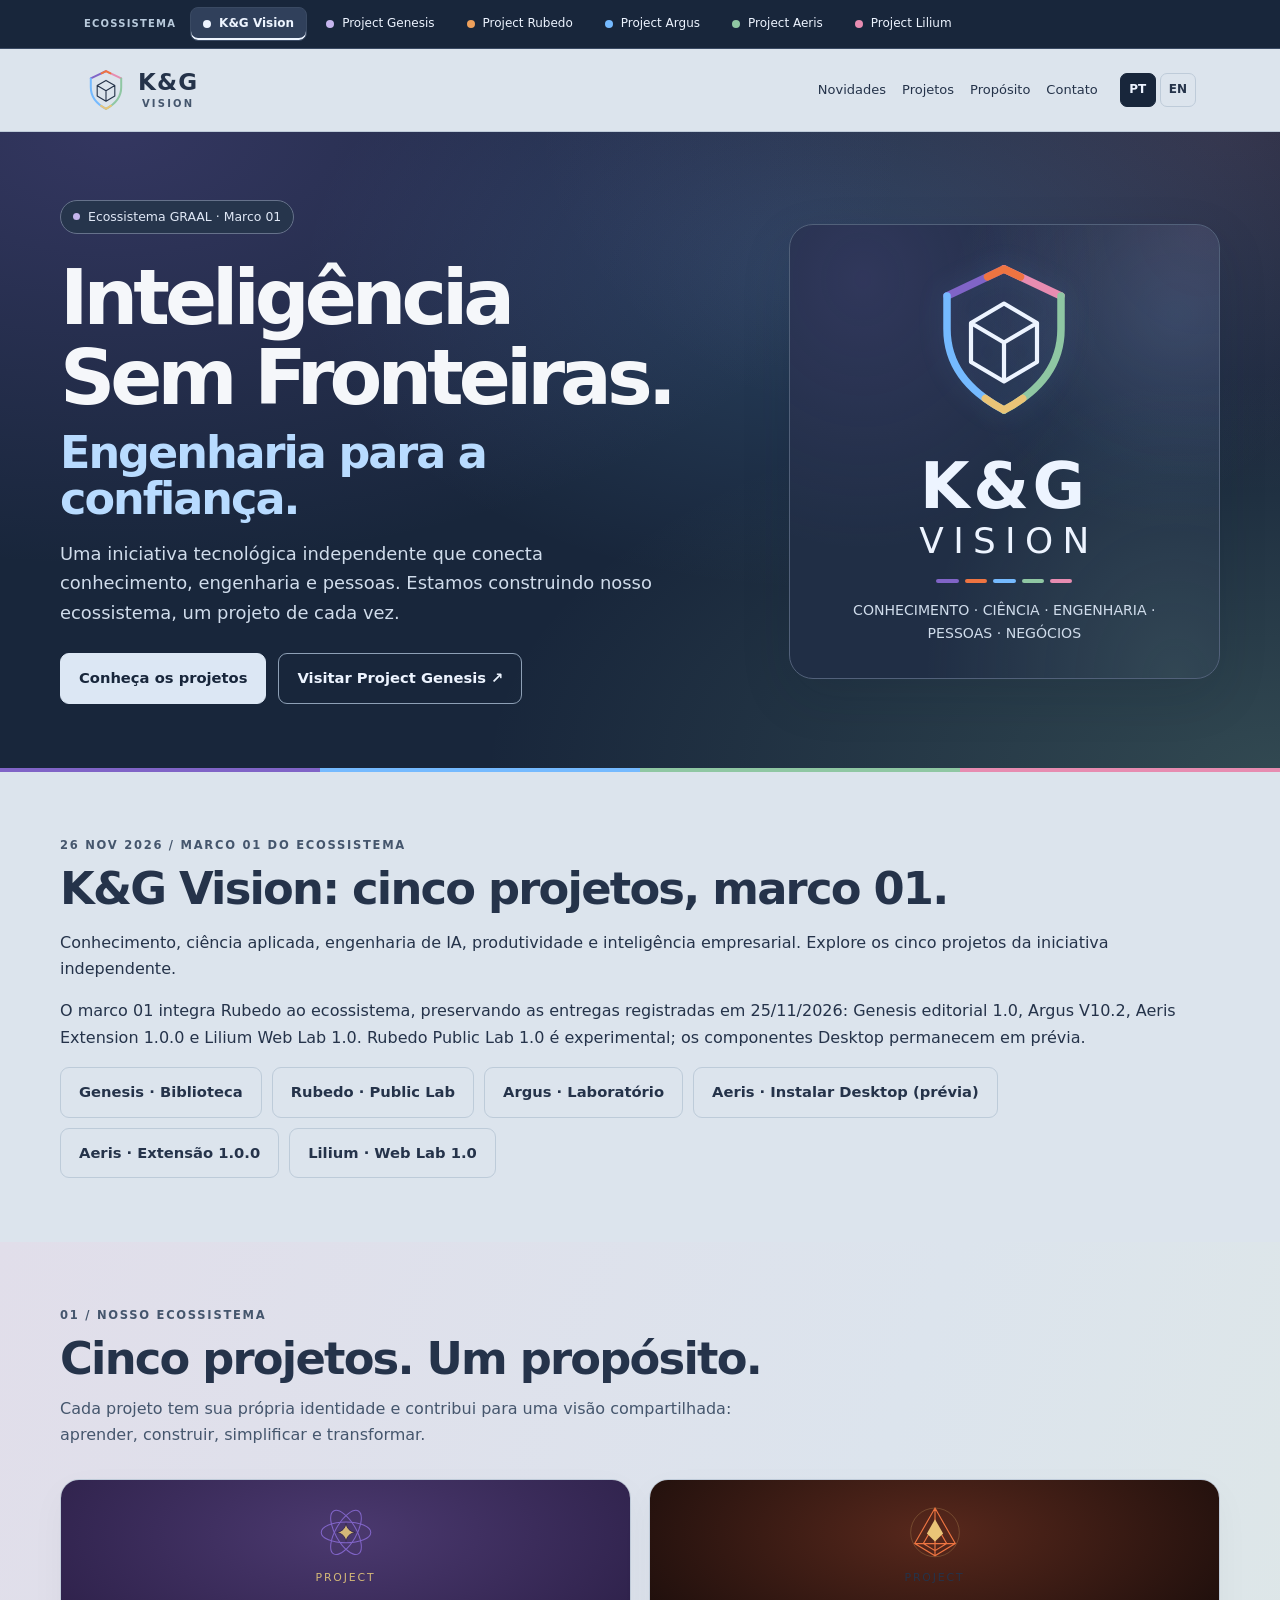
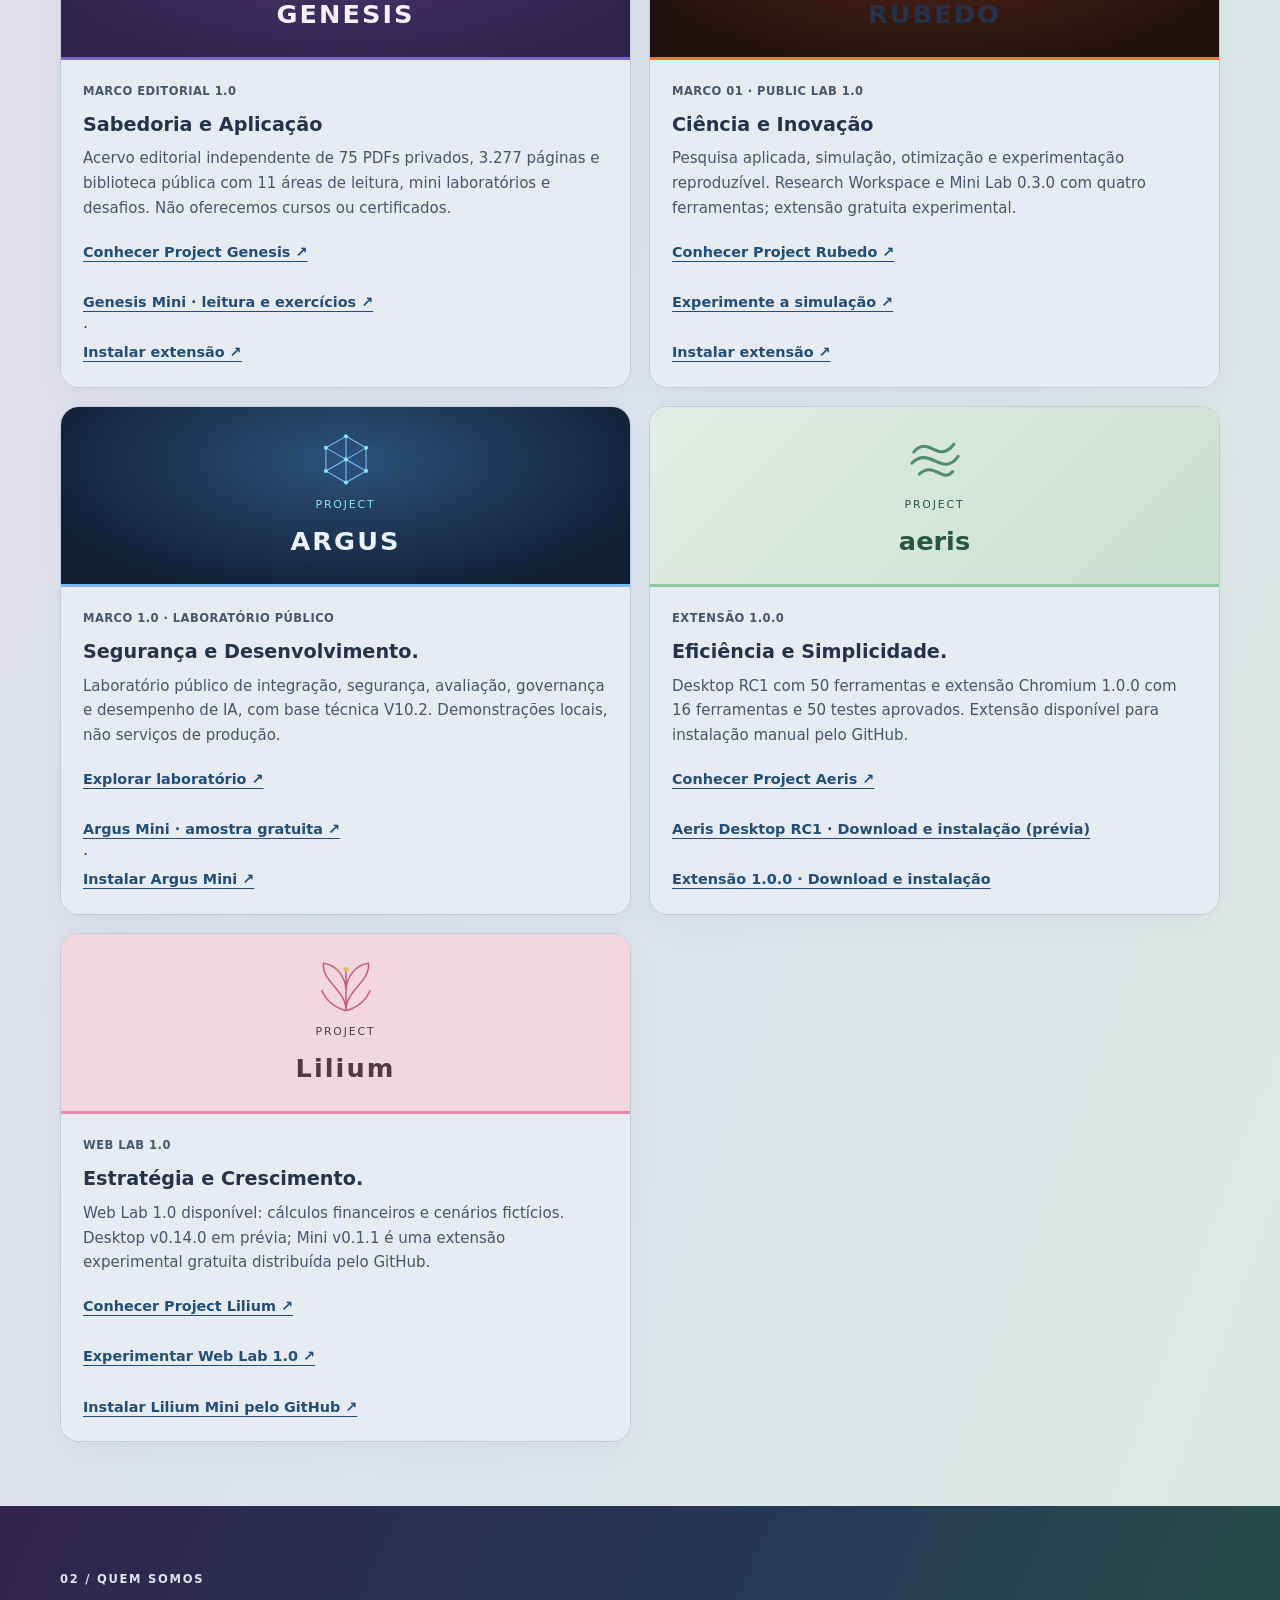
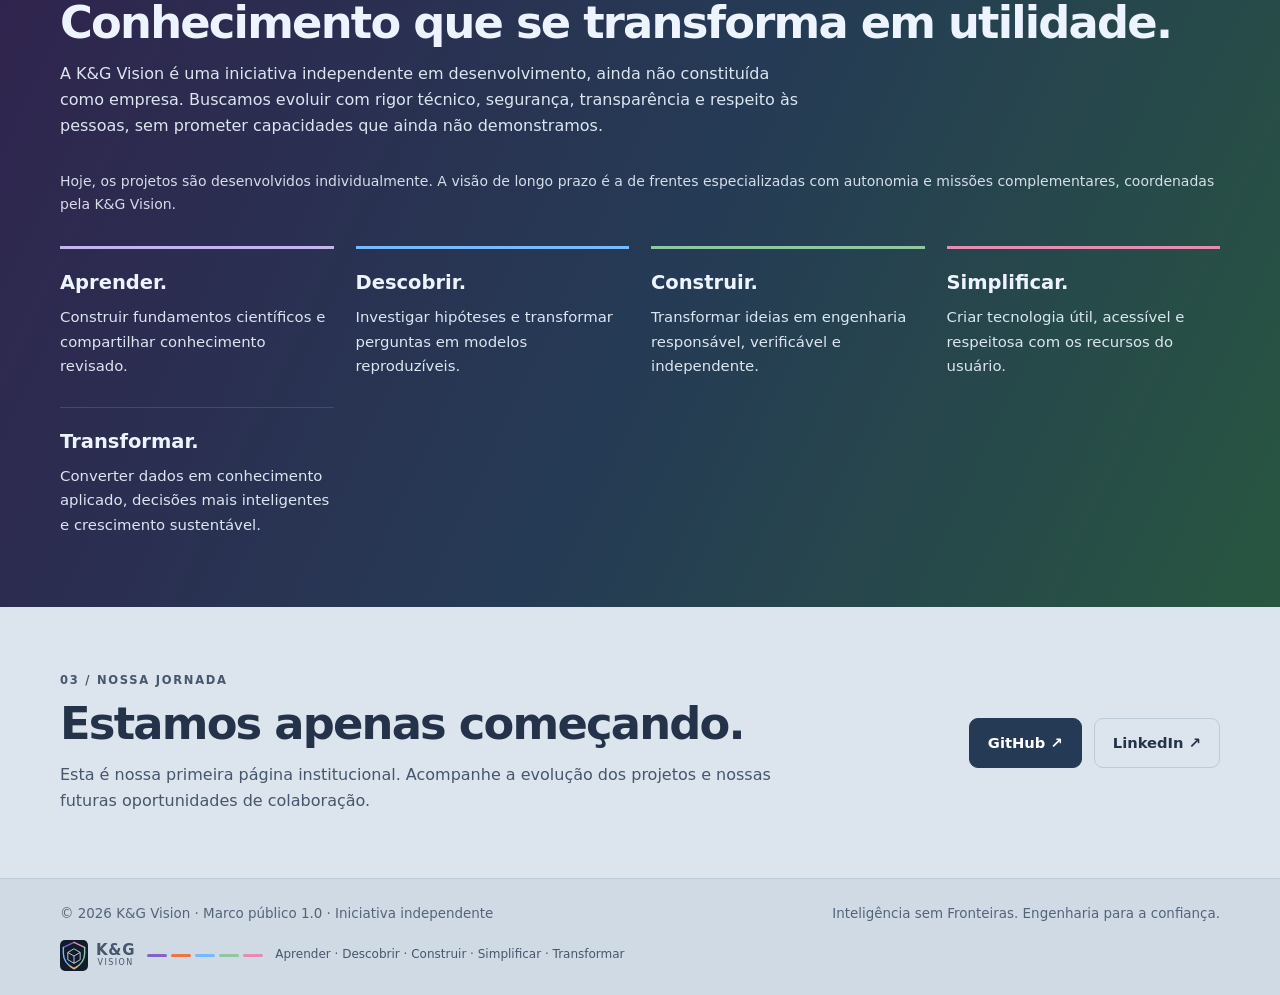
<file: backups/shield-2026-11-26/index.html>
<!doctype html>
<html lang="pt-BR">
<head>
<meta charset="utf-8"><meta name="viewport" content="width=device-width,initial-scale=1">
<title>K&amp;G Vision — Inteligência sem Fronteiras</title>
<meta name="description" content="K&amp;G Vision, iniciativa tecnológica independente: conhecimento, pesquisa e engenharia, aplicações úteis. Conheça Project Genesis, Project Argus, Project Aeris e Project Lilium.">
<meta name="theme-color" content="#18263B"><meta property="og:title" content="K&amp;G Vision — Intelligence Without Boundaries"><meta property="og:description" content="Learn. Discover. Build. Simplify. Transform. Conheça nosso ecossistema em construção."><meta property="og:type" content="website"><meta property="og:url" content="https://kgasil.github.io/"><link rel="canonical" href="https://kgasil.github.io/"><link rel="icon" href="assets/kg-symbol.svg" type="image/svg+xml">
<style>
:root{--ink:#18283b;--muted:#53657a;--paper:#f5f7fa;--line:#dbe3ec;--navy:#101b2b;--purple:#8064c7;--blue:#75BAFF;--green:#8FC7A3}*{box-sizing:border-box}body{margin:0;color:var(--ink);background:var(--paper);font:16px/1.65 system-ui,-apple-system,BlinkMacSystemFont,"Segoe UI",sans-serif}a{color:inherit}button,a{-webkit-tap-highlight-color:transparent}a:focus-visible,button:focus-visible{outline:3px solid #2475bb;outline-offset:4px}a{text-underline-offset:4px}.wrap{max-width:1160px;width:calc(100% - 48px);margin:auto}.skip{position:absolute;left:-9999px}.skip:focus{left:12px;top:12px;z-index:10;background:white;padding:12px}header{background:#fff;border-bottom:1px solid var(--line)}.nav{min-height:82px;display:flex;align-items:center;justify-content:space-between;gap:24px}.brand{display:flex;align-items:center;gap:12px;font-weight:760;letter-spacing:.06em;text-decoration:none}.brand svg{width:37px;height:43px;color:#203650}.navlinks{display:flex;align-items:center;gap:22px;font-size:.9rem}.navlinks a{text-decoration:none}.languages{display:flex;gap:4px}.languages button{border:1px solid var(--line);background:#fff;color:var(--ink);font:inherit;font-size:.78rem;padding:6px 9px;border-radius:7px;cursor:pointer}.languages button[aria-pressed=true]{background:var(--navy);color:white;border-color:var(--navy)}.hero{padding:72px 0 65px;background:linear-gradient(135deg,#fff,#edf2f7)}.hero-grid{display:grid;grid-template-columns:1.22fr .78fr;gap:54px;align-items:center}.eyebrow{font-size:.72rem;font-weight:750;letter-spacing:.15em;text-transform:uppercase;color:var(--muted)}.status{display:inline-flex;align-items:center;gap:8px;border:1px solid #cdd8e4;border-radius:40px;padding:6px 12px;font-size:.78rem;color:#45566b}.dot{width:7px;height:7px;background:#8064c7;border-radius:50%}h1{font-size:clamp(2.8rem,6vw,5.5rem);line-height:1.04;letter-spacing:-.065em;margin:24px 0 16px;font-weight:750}h1 span{display:block;color:#345d85}.lead{max-width:620px;color:var(--muted);font-size:1.12rem;margin:0 0 26px}.actions{display:flex;gap:12px;flex-wrap:wrap}.btn{display:inline-flex;align-items:center;justify-content:center;padding:12px 18px;border-radius:9px;border:1px solid #bdcbd9;text-decoration:none;font-size:.92rem;font-weight:650}.btn.primary{background:var(--navy);color:white;border-color:var(--navy)}.btn:hover{filter:brightness(.95)}.mark-panel{background:var(--navy);border-radius:24px;min-height:320px;display:flex;flex-direction:column;align-items:center;justify-content:center;gap:16px;padding:32px;color:#f5f7fa;box-shadow:0 20px 65px #18283b1a}.mark-panel svg{width:132px;height:146px}.mark-panel strong{font-size:1.48rem;letter-spacing:.13em}.mark-panel p{font-size:.88rem;color:#b8cadc;margin:0;text-align:center}.colorline{display:flex;gap:5px;width:104px}.colorline i{height:3px;flex:1;border-radius:3px}.section{padding:64px 0}.section h2{font-size:clamp(1.8rem,4vw,2.8rem);line-height:1.12;letter-spacing:-.04em;margin:9px 0 12px}.intro{color:var(--muted);max-width:740px;margin:0 0 30px}.projects{display:grid;grid-template-columns:repeat(2,minmax(0,1fr));gap:18px}.project{border-radius:19px;overflow:hidden;display:flex;flex-direction:column;background:white;border:1px solid var(--line)}.project-top{height:180px;padding:22px;display:flex;flex-direction:column;align-items:center;justify-content:center;gap:6px}.project-top svg{height:88px;width:88px}.project-top small{font-size:.68rem;letter-spacing:.17em}.project-top strong{font-size:1.6rem;font-weight:730;letter-spacing:.08em}.genesis{background:#30234d;color:#f5f2fa}.genesis small{color:#d4b878}.vision{background:#101f35;color:#edf4ff}.vision small{color:#85e5ed}.aeris{background:#dcefe3;color:#285640}.project-body{padding:22px;display:flex;flex-direction:column;flex:1}.project-body h3{margin:8px 0 6px;font-size:1.2rem}.project-body p{color:var(--muted);margin:0 0 20px;font-size:.94rem;flex:1}.project-body a{font-size:.9rem;font-weight:700;color:#224e77}.phase{font-size:.75rem;color:var(--muted);font-weight:650;letter-spacing:.04em}.purpose{background:var(--navy);color:#edf4ff}.purpose .eyebrow,.purpose .intro{color:#b8cadc}.principles{display:grid;grid-template-columns:repeat(4,minmax(0,1fr));gap:22px;margin-top:30px}.principle{border-top:1px solid #3b5068;padding-top:18px}.principle strong{font-size:1.22rem}.principle p{color:#b8cadc;font-size:.93rem;margin:6px 0}.closing{display:flex;align-items:center;justify-content:space-between;gap:30px}.closing .intro{margin-bottom:0}footer{border-top:1px solid var(--line);background:#fff;padding:24px 0;color:var(--muted);font-size:.84rem}.foot{display:flex;justify-content:space-between;gap:24px;flex-wrap:wrap}@media(max-width:800px){.hero-grid{grid-template-columns:1fr;gap:32px}.projects{grid-template-columns:1fr}.project-top{height:155px}.principles{grid-template-columns:1fr}.closing{flex-direction:column;align-items:flex-start}.navlinks>a{display:none}.hero{padding:45px 0}.section{padding:44px 0}.mark-panel{min-height:260px}.wrap{width:calc(100% - 32px)}}@media(max-width:390px){.brand{font-size:.8rem;gap:8px}.nav{gap:8px}.mark-panel{padding:22px}}
</style>
<style>/* Ecosystem navigation and project identities */.ecosystem-nav{display:block!important;margin:0;overflow-x:auto;scrollbar-width:thin;white-space:nowrap;border-bottom:1px solid var(--eco-line);background:var(--eco-bg);font-size:12px}.ecosystem-inner{max-width:1200px;margin:auto;display:flex;align-items:center;gap:6px;padding:6px 28px;min-width:max-content}.ecosystem-nav .eco-label{color:var(--eco-muted);font-size:10px;letter-spacing:.12em;font-weight:700;margin-right:10px}.ecosystem-nav a{display:inline-flex;align-items:center;gap:7px;padding:8px 12px!important;border-radius:8px;border:1px solid transparent;text-decoration:none!important;color:var(--eco-ink);font-weight:650;line-height:1.2}.ecosystem-nav a:hover,.ecosystem-nav a[aria-current=page]{background:var(--eco-active);border-color:var(--eco-line)}.ecosystem-nav a[aria-current=page]{box-shadow:inset 0 -2px var(--accent)}.ecosystem-nav a i{display:block;width:8px;height:8px;border-radius:50%;background:var(--accent);flex:none}.eco-home{--accent:#8FAFCB}.eco-vision{--accent:#75BAFF}.eco-genesis{--accent:#8064C7}.eco-aeris{--accent:#508D70}.ecosystem-nav small{color:var(--eco-muted);font-weight:500;font-size:10px}@media(max-width:650px){.ecosystem-inner{padding:6px 16px}.ecosystem-nav .eco-label{display:none}.ecosystem-nav a{padding:8px 9px!important}.ecosystem-nav small{display:none}}:root{--eco-bg:#101b2b;--eco-line:#30445d;--eco-muted:#b8cadc;--eco-ink:#edf4ff;--eco-active:#22354b}header .ecosystem-nav a{color:#edf4ff}.project{scroll-margin-top:24px}.project-top.genesis{background:radial-gradient(ellipse at center,#45346a,#30234D 75%)}.project-top.vision{background:radial-gradient(ellipse at center,#21496c,#101F35 75%)}.project-top.aeris{background:linear-gradient(145deg,#F6FAF7,#DCEFE3)}.project{box-shadow:0 12px 36px #18283b09}.project-top{border-bottom:3px solid transparent}.project-top.genesis{border-bottom-color:#D4B878}.project-top.vision{border-bottom-color:#75BAFF}.project-top.aeris{border-bottom-color:#508D70}.phase{font-size:.72rem}.project-body .phase:last-child{display:block;border-top:1px solid var(--line);padding-top:12px}.mark-panel{background:radial-gradient(ellipse at 50% 35%,#233952,#101b2b 76%)}.hero h1 span{font-size:.58em;letter-spacing:-.045em;margin-top:12px}</style><style>/* K&G Vision — four-color institutional identity */
:root{--ink:#25334A;--muted:#53647A;--paper:#F5F7FA;--navy:#18263B;--purple:#8064C7;--blue:#75BAFF;--green:#8FC7A3;--line:#D9E2EA;--eco-bg:#18263B;--eco-line:#3A4A63;--eco-active:#30405B}
header{background:#F5F7FA;border-bottom-color:#D9E2EA}.brand svg{color:#25334A}.eco-home{--accent:#EDF4FF}.eco-vision{--accent:#75BAFF}.eco-genesis{--accent:#C5B5ED}.eco-aeris{--accent:#8FC7A3}
.ecosystem-nav .eco-vision{color:#75BAFF}.ecosystem-nav .eco-genesis{color:#C5B5ED}.ecosystem-nav .eco-aeris{color:#8FC7A3}
.hero{position:relative;isolation:isolate;overflow:hidden;color:#EDF4FF;background:radial-gradient(ellipse at 9% 0%,#8064C744,transparent 48%),radial-gradient(ellipse at 65% 22%,#75BAFF2E,transparent 45%),radial-gradient(ellipse at 100% 100%,#8FC7A337,transparent 44%),radial-gradient(ellipse at 96% 0%,#E78CB122,transparent 40%),#18263B;padding:68px 0}
.hero:after{content:"";height:4px;position:absolute;bottom:0;left:0;right:0;background:linear-gradient(90deg,#8064C7 0 25%,#75BAFF 25% 50%,#8FC7A3 50% 75%,#E78CB1 75% 100%)}
.hero .lead{color:#D0DCEB}.hero h1{color:#F5F7FA}.hero h1 span{color:#B8DBFF}.hero .status{color:#E0E8F6;border-color:#66728B;background:#26354C}.hero .dot{background:#C5B5ED}.hero .btn{border-color:#8EA0B6;color:#EDF4FF}.hero .btn.primary{background:#EDF4FF;border-color:#EDF4FF;color:#18263B}
.mark-panel{color:#EDF4FF;min-height:355px;background:radial-gradient(ellipse at 17% 12%,#8064C72B,transparent 48%),radial-gradient(ellipse at 90% 20%,#75BAFF24,transparent 42%),radial-gradient(ellipse at 90% 100%,#8FC7A329,transparent 46%),radial-gradient(ellipse at 96% 0%,#E78CB122,transparent 40%),#202E45;border:1px solid #52617A;box-shadow:0 18px 50px #101B2B22}.mark-panel svg{width:150px;height:165px;filter:drop-shadow(0 0 12px #75BAFF28)}.mark-panel p{color:#D0DCEB}.colorline{width:136px;gap:6px}.colorline i{height:4px}
#projetos{background:linear-gradient(110deg,#F5F2FA,#F5F7FA 49%,#F0F8F3)}.project{border-color:#D9E2EA}.project-top.genesis{background:radial-gradient(ellipse at 50% 30%,#4B396F,#30234D 80%)}.project-top.vision{background:radial-gradient(ellipse at 50% 30%,#2C527B,#101F35 80%)}.project-top.aeris{background:linear-gradient(135deg,#F6FAF7,#DCEFE3)}.project-top.genesis{border-bottom-color:#8064C7}.project-top.vision{border-bottom-color:#75BAFF}.project-top.aeris{border-bottom-color:#8FC7A3}.project-body{background:#FFFFFF}
.purpose{background:linear-gradient(115deg,#30234D 0%,#253B55 53%,#285640 100%);color:#EDF4FF}.purpose .intro,.purpose .eyebrow,.principle p{color:#DCE6F1}.principle:nth-child(1){border-top:3px solid #C5B5ED}.principle:nth-child(2){border-top:3px solid #75BAFF}.principle:nth-child(3){border-top:3px solid #8FC7A3}
.principle:nth-child(4){border-top:3px solid #E78CB1}
@media(min-width:801px) and (max-width:1100px){.principles{grid-template-columns:repeat(2,minmax(0,1fr))}}
#contato{background:#F5F7FA}#contato .btn.primary{background:#253B55;border-color:#253B55}.foot{color:#53647A}
@media(max-width:800px){.hero{padding:44px 0}.mark-panel{min-height:270px}.mark-panel svg{width:112px;height:124px}}
</style><style>/* Softer institutional surfaces */
:root{--paper:#DCE4ED;--line:#BECBD9;--ink:#25334A;--muted:#45566D}
header{background:#DCE4ED;border-bottom-color:#BECBD9}
#projetos{background:linear-gradient(110deg,#E1DEEA,#DCE4ED 49%,#DFE9E3)}
.project{border-color:#BFCBD9}
.project-body{background:#E7ECF2}
.project-top.aeris{background:linear-gradient(135deg,#E3EDE6,#C9E0D1)}
.project-body .phase:last-child{border-top-color:#C2CEDB}
#contato{background:#DCE4ED}
footer{background:#D0DAE5;border-top-color:#BECBD9}
.languages button{background:#E7ECF2;border-color:#B9C7D6}
.hero .btn.primary{background:#DCE7F4;border-color:#DCE7F4}
</style><style>.project-top:has(+ .project-body a[href="https://kgasil.github.io/lilium/"]){border-bottom:3px solid #E78CB1}.colorline{flex-wrap:wrap}.ecosystem-nav .eco-lilium{color:#F4B8CE}</style><style>.kg-footer-wordmark{display:inline-flex;flex-direction:column;line-height:1.02;align-items:center;white-space:nowrap}.kg-footer-wordmark b{font-size:15px;font-weight:750;letter-spacing:.05em}.kg-footer-wordmark small{font-size:8px;font-weight:500;letter-spacing:.18em;color:inherit}.brand .kg-nav-wordmark{display:flex;flex-direction:column;line-height:1;align-items:center;gap:2px;letter-spacing:0}.kg-nav-wordmark b{font-size:21px;font-weight:750;letter-spacing:.05em}.kg-nav-wordmark small{font-size:10px;font-weight:450;letter-spacing:.22em}.mark-panel .kg-hero-wordmark{display:flex;flex-direction:column;align-items:center;line-height:1;gap:5px;margin:16px 0 4px}.kg-hero-wordmark b{font-size:clamp(40px,5vw,72px);font-weight:750;letter-spacing:.055em}.kg-hero-wordmark span{font-size:clamp(21px,2.8vw,36px);font-weight:400;letter-spacing:.26em;padding-left:.26em}</style><style id="kg-ecosystem-layout">/* K&G Vision shared website navigation · v1.0. Same structure on every public page. */
.kg-site-header{position:relative!important;top:auto!important;z-index:5;background:var(--kg-head-bg);color:var(--kg-head-ink);padding:0!important;border:0;border-bottom:1px solid var(--kg-head-line);backdrop-filter:none!important}
nav.kg-ecosystem{display:block!important;box-sizing:border-box;width:100%;max-width:100%;margin:0;padding:0!important;background:var(--kg-eco-bg);color:#edf4ff;border-bottom:1px solid var(--kg-eco-line);overflow-x:auto;scrollbar-width:thin;white-space:nowrap;font:12px/1.3 system-ui,-apple-system,BlinkMacSystemFont,"Segoe UI",sans-serif;scroll-padding-inline:16px}
.kg-eco-inner{box-sizing:border-box;width:max-content;min-width:min(100%,1160px);margin:0 auto;display:flex;align-items:center;gap:6px;padding:7px 24px}
.kg-eco-label{font-size:10px;font-weight:700;letter-spacing:.12em;color:var(--kg-eco-muted);margin-right:8px;flex:none}
.kg-site-header nav.kg-ecosystem a{display:inline-flex!important;align-items:center;gap:8px;flex:none;color:#edf4ff;font-weight:500;line-height:1.3;white-space:nowrap;text-decoration:none!important;border:1px solid transparent;border-radius:8px;padding:8px 12px!important}
.kg-site-header nav.kg-ecosystem a .kg-eco-dot{width:8px;height:8px;border-radius:50%;background:var(--kg-accent);display:block;flex:none}
.kg-site-header nav.kg-ecosystem a:hover,.kg-site-header nav.kg-ecosystem a[aria-current="page"]{background:var(--kg-eco-active);border-color:var(--kg-eco-line)}
.kg-site-header nav.kg-ecosystem a[aria-current="page"]{color:var(--kg-accent);box-shadow:inset 0 -2px var(--kg-accent);font-weight:650}
.kg-eco-home{--kg-accent:#EDF4FF}.kg-eco-rubedo{--kg-accent:#EEA05B}.kg-eco-vision{--kg-accent:#75BAFF}.kg-eco-genesis{--kg-accent:#C5B5ED}.kg-eco-aeris{--kg-accent:#8FC7A3}.kg-eco-lilium{--kg-accent:#E78CB1}
.kg-site-header[data-project="genesis"] .kg-eco-genesis{--kg-accent:#D4B878}
.kg-site-header .kg-mainbar{box-sizing:border-box;width:min(1160px,100%);margin:auto;padding:12px 24px;min-height:82px;display:grid;grid-template-columns:max-content minmax(0,1fr) max-content;align-items:center;gap:22px}
.kg-site-header .kg-project-brand{display:inline-flex;align-items:center;gap:10px;white-space:nowrap;text-decoration:none!important;color:var(--kg-head-ink);line-height:1.1}
.kg-project-brand>img,.kg-project-brand>svg{display:block;flex:none;width:44px;height:44px;object-fit:contain}
.kg-brand-text{display:flex;flex-direction:column;gap:3px}
.kg-brand-text>small{display:block;font:600 9px/1.1 system-ui,sans-serif;letter-spacing:.12em;color:var(--kg-head-muted)}
.kg-brand-text>strong{display:block;font:750 16px/1.1 system-ui,sans-serif;letter-spacing:.1em}
.kg-brand-text.kg-institutional{align-items:center;gap:3px}
.kg-brand-text.kg-institutional>strong{font-size:23px;letter-spacing:.05em}
.kg-brand-text.kg-institutional>small{font-size:10px;letter-spacing:.22em}
.kg-site-header nav.kg-local-nav{display:flex!important;align-items:center;justify-content:flex-end;gap:16px;min-width:0;overflow-x:auto;white-space:nowrap;scrollbar-width:thin;margin:0;padding:4px 0;color:var(--kg-head-ink);font:13px/1.4 system-ui,sans-serif}
.kg-site-header nav.kg-local-nav a{display:inline-flex!important;align-items:center;flex:none;color:var(--kg-head-ink);font-weight:500;text-decoration:none;padding:6px 0!important}
.kg-site-header nav.kg-local-nav a:hover{text-decoration:underline;text-underline-offset:4px}
.kg-language{display:flex;align-items:center;gap:4px;flex:none}
.kg-site-header .kg-language button{font:600 12px/1.2 system-ui,sans-serif;min-width:36px;min-height:34px;cursor:pointer;border:1px solid var(--kg-head-line);border-radius:7px;background:transparent;color:var(--kg-head-ink);padding:6px 8px}
.kg-site-header .kg-language button[aria-pressed="true"]{background:var(--kg-lang-bg);color:var(--kg-lang-ink);border-color:var(--kg-lang-bg)}
.kg-site-header a:focus-visible,.kg-site-header button:focus-visible{outline:2px solid var(--kg-focus);outline-offset:2px}
.kg-site-header nav.kg-ecosystem a:focus-visible{outline-offset:-3px;outline-color:#fff}
@media(max-width:1050px){.kg-site-header .kg-mainbar{grid-template-columns:minmax(0,1fr) max-content;gap:8px 16px;min-height:82px}.kg-project-brand{grid-row:1;grid-column:1}.kg-language{grid-row:1;grid-column:2;justify-self:end}.kg-site-header nav.kg-local-nav{grid-row:2;grid-column:1/-1;justify-content:flex-start}}
@media(max-width:650px){.kg-eco-inner{padding:7px 16px}.kg-eco-label{display:none}.kg-site-header nav.kg-ecosystem a{padding:8px 10px!important}.kg-site-header .kg-mainbar{padding:10px 16px}.kg-project-brand>img,.kg-project-brand>svg{width:40px;height:40px}.kg-site-header nav.kg-local-nav{gap:14px}}
</style></head><body>
<a class="skip" href="#main" data-pt="Ir ao conteúdo" data-en="Skip to content">Ir ao conteúdo</a>
<header class="kg-site-header" data-project="home" style="--kg-eco-bg:#18263B;--kg-eco-line:#3A4A63;--kg-eco-muted:#B8CADC;--kg-eco-active:#30405B;--kg-head-bg:#DCE4ED;--kg-head-ink:#25334A;--kg-head-muted:#45566D;--kg-head-line:#BECBD9;--kg-lang-bg:#18263B;--kg-lang-ink:#EDF4FF;--kg-focus:#2475BB"><nav class="kg-ecosystem" aria-label="K&amp;G Vision ecosystem"><div class="kg-eco-inner"><span class="kg-eco-label" data-pt="ECOSSISTEMA" data-en="ECOSYSTEM">ECOSSISTEMA</span><a class="kg-eco-home" href="https://kgasil.github.io/" aria-current="page"><i class="kg-eco-dot" aria-hidden="true"></i>K&amp;G Vision</a><a class="kg-eco-genesis" href="https://kgasil.github.io/genesis/"><i class="kg-eco-dot" aria-hidden="true"></i>Project Genesis</a><a class="kg-eco-rubedo" href="https://kgasil.github.io/rubedo/"><i class="kg-eco-dot" aria-hidden="true"></i>Project Rubedo</a><a class="kg-eco-vision" href="https://kgasil.github.io/argus/"><i class="kg-eco-dot" aria-hidden="true"></i>Project Argus</a><a class="kg-eco-aeris" href="https://kgasil.github.io/aeris/"><i class="kg-eco-dot" aria-hidden="true"></i>Project Aeris</a><a class="kg-eco-lilium" href="https://kgasil.github.io/lilium/"><i class="kg-eco-dot" aria-hidden="true"></i>Project Lilium</a></div></nav><div class="kg-mainbar"><a class="kg-project-brand" href="#inicio" aria-label="K&amp;G Vision"><svg xmlns="http://www.w3.org/2000/svg" viewBox="0 0 100 110" aria-hidden="true"><path d="M12 26L50 8" fill="none" stroke="#8064C7" stroke-width="5" stroke-linecap="round" stroke-linejoin="round"/><path d="M50 8L88 26" fill="none" stroke="#E78CB1" stroke-width="5" stroke-linecap="round" stroke-linejoin="round"/><path d="M12 26V48Q12 82 50 102" fill="none" stroke="#75BAFF" stroke-width="5" stroke-linecap="round"/><path d="M88 26V48Q88 82 50 102" fill="none" stroke="#8FC7A3" stroke-width="5" stroke-linecap="round"/><path d="M39 13.21L50 8L61 13.21" fill="none" stroke="#EE7441" stroke-width="5" stroke-linecap="round" stroke-linejoin="round"/><path d="M37.55 94.35Q43.16 98.4 50 102Q56.84 98.4 62.45 94.35" fill="none" stroke="#EAC477" stroke-width="5" stroke-linecap="round" stroke-linejoin="round"/><path d="M50 31L72 44V70L50 83L28 70V44ZM28 44L50 57L72 44M50 57V83" fill="none" stroke="currentColor" stroke-width="2.8" stroke-linejoin="round"/></svg><span class="kg-brand-text kg-institutional"><strong>K&amp;G</strong><small>VISION</small></span></a><nav class="kg-local-nav" aria-label="Navigation"><a href="#novidades" data-pt="Novidades" data-en="News">Novidades</a><a href="#projetos" data-pt="Projetos" data-en="Projects">Projetos</a><a href="#proposito" data-pt="Propósito" data-en="Purpose">Propósito</a><a href="#contato" data-pt="Contato" data-en="Contact">Contato</a></nav><div class="kg-language" aria-label="Language"><button type="button" id="pt" aria-pressed="true">PT</button><button type="button" id="en" aria-pressed="false">EN</button></div></div></header>
<main id="main"><section class="hero" id="inicio"><div class="wrap hero-grid"><div><div class="status"><i class="dot"></i><span data-pt="Ecossistema GRAAL · Marco 01" data-en="GRAAL ecosystem · Milestone 01">Ecossistema GRAAL · Marco 01</span></div><h1><b style="font:inherit" data-pt="Inteligência" data-en="Intelligence">Inteligência</b><br><b style="font:inherit" data-pt="Sem Fronteiras." data-en="Without Boundaries.">Sem Fronteiras.</b><span data-pt="Engenharia para a confiança." data-en="Engineered for Trust.">Engenharia para a confiança.</span></h1><p class="lead" data-pt="Uma iniciativa tecnológica independente que conecta conhecimento, engenharia e pessoas. Estamos construindo nosso ecossistema, um projeto de cada vez." data-en="An independent technology initiative with five ambitions: advance knowledge, investigate through applied science, engineer trustworthy AI, simplify everyday work and empower business growth. We are building that future, one project at a time.">Uma iniciativa tecnológica independente que conecta conhecimento, engenharia e pessoas. Estamos construindo nosso ecossistema, um projeto de cada vez.</p><div class="actions"><a class="btn primary" href="#projetos" data-pt="Conheça os projetos" data-en="Explore our projects">Conheça os projetos</a><a class="btn" href="https://kgasil.github.io/genesis/" data-pt="Visitar Project Genesis ↗" data-en="Visit Project Genesis ↗">Visitar Project Genesis ↗</a></div></div><div class="mark-panel"><svg xmlns="http://www.w3.org/2000/svg" viewBox="0 0 100 110" aria-hidden="true"><path d="M12 26L50 8" fill="none" stroke="#8064C7" stroke-width="5" stroke-linecap="round" stroke-linejoin="round"/><path d="M50 8L88 26" fill="none" stroke="#E78CB1" stroke-width="5" stroke-linecap="round" stroke-linejoin="round"/><path d="M12 26V48Q12 82 50 102" fill="none" stroke="#75BAFF" stroke-width="5" stroke-linecap="round"/><path d="M88 26V48Q88 82 50 102" fill="none" stroke="#8FC7A3" stroke-width="5" stroke-linecap="round"/><path d="M39 13.21L50 8L61 13.21" fill="none" stroke="#EE7441" stroke-width="5" stroke-linecap="round" stroke-linejoin="round"/><path d="M37.55 94.35Q43.16 98.4 50 102Q56.84 98.4 62.45 94.35" fill="none" stroke="#EAC477" stroke-width="5" stroke-linecap="round" stroke-linejoin="round"/><path d="M50 31L72 44V70L50 83L28 70V44ZM28 44L50 57L72 44M50 57V83" fill="none" stroke="currentColor" stroke-width="2.8" stroke-linejoin="round"/></svg><div class="kg-hero-wordmark" aria-label="K&amp;G Vision"><b>K&amp;G</b><span>VISION</span></div><div class="colorline" aria-hidden="true"><i style="background:#8064c7"></i><i style="background:#EE7441"></i><i style="background:#75BAFF"></i><i style="background:#8FC7A3"></i><i style="background:#E78CB1"></i></div><p data-pt="CONHECIMENTO · CIÊNCIA · ENGENHARIA · PESSOAS · NEGÓCIOS" data-en="KNOWLEDGE · SCIENCE · ENGINEERING · PEOPLE · BUSINESS">CONHECIMENTO · CIÊNCIA · ENGENHARIA · PESSOAS · NEGÓCIOS</p></div></div></section>
<section id="novidades" class="section"><div class="wrap"><div class="eyebrow" data-pt="26 NOV 2026 / MARCO 01 DO ECOSSISTEMA" data-en="26 NOV 2026 / ECOSYSTEM MILESTONE 01">26 NOV 2026 / MARCO 01 DO ECOSSISTEMA</div><h2 data-pt="K&amp;G Vision: cinco projetos, marco 01." data-en="K&amp;G Vision: five projects, milestone 01.">K&amp;G Vision: cinco projetos, marco 01.</h2><p data-pt="Conhecimento, ciência aplicada, engenharia de IA, produtividade e inteligência empresarial. Explore os cinco projetos da iniciativa independente." data-en="Knowledge, applied science, AI engineering, productivity and business intelligence. Explore all five projects of our independent initiative.">Conhecimento, ciência aplicada, engenharia de IA, produtividade e inteligência empresarial. Explore os cinco projetos da iniciativa independente.</p><p data-pt="O marco 01 integra Rubedo ao ecossistema, preservando as entregas registradas em 25/11/2026: Genesis editorial 1.0, Argus V10.2, Aeris Extension 1.0.0 e Lilium Web Lab 1.0. Rubedo Public Lab 1.0 é experimental; os componentes Desktop permanecem em prévia." data-en="Milestone 01 integrates Rubedo while preserving the deliveries recorded on 25 Nov 2026: Genesis editorial 1.0, Argus V10.2, Aeris Extension 1.0.0 and Lilium Web Lab 1.0. Rubedo Public Lab 1.0 is experimental; Desktop components remain previews.">O marco 01 integra Rubedo ao ecossistema, preservando as entregas registradas em 25/11/2026: Genesis editorial 1.0, Argus V10.2, Aeris Extension 1.0.0 e Lilium Web Lab 1.0. Rubedo Public Lab 1.0 é experimental; os componentes Desktop permanecem em prévia.</p><div class="actions" style="display:flex;flex-wrap:wrap;gap:10px"><a class="btn" href="https://kgasil.github.io/genesis/biblioteca.html" data-pt="Genesis · Biblioteca" data-en="Genesis · Library">Genesis · Biblioteca</a><a class="btn" href="https://kgasil.github.io/rubedo/#experimente" data-pt="Rubedo · Public Lab" data-en="Rubedo · Public Lab">Rubedo · Public Lab</a><a class="btn" href="https://kgasil.github.io/argus/#ferramentas" data-pt="Argus · Laboratório" data-en="Argus · Laboratory">Argus · Laboratório</a><a class="btn" href="https://kgasil.github.io/aeris/#instalacao" data-pt="Aeris · Instalar Desktop (prévia)" data-en="Aeris · Install Desktop (preview)">Aeris · Instalar Desktop (prévia)</a><a class="btn" href="https://kgasil.github.io/aeris/extension-preview.html" data-pt="Aeris · Extensão 1.0.0" data-en="Aeris · Extension 1.0.0">Aeris · Extensão 1.0.0</a><a class="btn" href="https://kgasil.github.io/lilium/#lab" data-pt="Lilium · Web Lab 1.0" data-en="Lilium · Web Lab 1.0">Lilium · Web Lab 1.0</a></div></div></section>
<section id="projetos" class="section"><div class="wrap"><div class="eyebrow" data-pt="01 / Nosso ecossistema" data-en="01 / Our ecosystem">01 / Nosso ecossistema</div><h2 data-pt="Cinco projetos. Um propósito." data-en="Five projects. One purpose.">Cinco projetos. Um propósito.</h2><p class="intro" data-pt="Cada projeto tem sua própria identidade e contribui para uma visão compartilhada: aprender, construir, simplificar e transformar." data-en="Each project has its own identity and contributes to a shared vision: learn, build, simplify and transform.">Cada projeto tem sua própria identidade e contribui para uma visão compartilhada: aprender, construir, simplificar e transformar.</p><div class="projects">
<article id="genesis-preview" class="project"><div class="project-top genesis"><svg viewBox="0 0 140 140" aria-hidden="true"><g fill="none" stroke="#8064C7" stroke-width="2.4"><ellipse cx="70" cy="70" rx="57" ry="24"/><ellipse cx="70" cy="70" rx="57" ry="24" transform="rotate(60 70 70)"/><ellipse cx="70" cy="70" rx="57" ry="24" transform="rotate(-60 70 70)"/></g><path d="M70 49Q73 67 91 70Q73 73 70 91Q67 73 49 70Q67 67 70 49Z" fill="#D4B878" stroke="#30234D" stroke-width="2"/></svg><small>PROJECT</small><strong>GENESIS</strong></div><div class="project-body"><div class="phase" data-pt="MARCO EDITORIAL 1.0" data-en="EDITORIAL MILESTONE 1.0">MARCO EDITORIAL 1.0</div><h3 data-pt="Sabedoria e Aplicação" data-en="Wisdom &amp; Application">Sabedoria e Aplicação</h3><p data-pt="Acervo editorial independente de 75 PDFs privados, 3.277 páginas e biblioteca pública com 11 áreas de leitura, mini laboratórios e desafios. Não oferecemos cursos ou certificados." data-en="Independent editorial collection of 75 private PDFs, 3,277 pages and a public library with 11 reading areas, mini labs and challenges. No courses or certificates.">Acervo editorial independente de 75 PDFs privados, 3.277 páginas e biblioteca pública com 11 áreas de leitura, mini laboratórios e desafios. Não oferecemos cursos ou certificados.</p><a href="https://kgasil.github.io/genesis/" data-pt="Conhecer Project Genesis ↗" data-en="Explore Project Genesis ↗">Conhecer Project Genesis ↗</a><br><a href="https://kgasil.github.io/genesis/mini/" data-pt="Genesis Mini · leitura e exercícios ↗" data-en="Genesis Mini · reading and exercises ↗">Genesis Mini · leitura e exercícios ↗</a> <span aria-hidden="true"> · </span> <a href="https://kgasil.github.io/genesis/#instalar-extensao" data-pt="Instalar extensão ↗" data-en="Install extension ↗">Instalar extensão ↗</a></div></article>
<article id="rubedo-preview" class="project"><div class="project-top rubedo" style="background:radial-gradient(ellipse at 50% 30%,#58281c,#21100d 80%);border-bottom-color:#EE7441"><svg viewBox="0 0 120 120" aria-hidden="true"><circle cx="60" cy="60" r="48" fill="none" stroke="#EAC477" opacity=".45"/><path d="M60 12L100 82L60 106L20 82Z M60 12V106M20 82L100 82M60 42L83 82L60 96L37 82Z" fill="none" stroke="#EE7441" stroke-width="2.3"/><path d="M60 34L76 62L60 78L44 62Z" fill="#EAC477"/></svg><small>PROJECT</small><strong>RUBEDO</strong></div><div class="project-body"><div class="phase" data-pt="MARCO 01 · PUBLIC LAB 1.0" data-en="MILESTONE 01 · PUBLIC LAB 1.0">MARCO 01 · PUBLIC LAB 1.0</div><h3 data-pt="Ciência e Inovação" data-en="Science &amp; Innovation">Ciência e Inovação</h3><p data-pt="Pesquisa aplicada, simulação, otimização e experimentação reproduzível. Research Workspace e Mini Lab 0.3.0 com quatro ferramentas; extensão gratuita experimental." data-en="Applied research, simulation, optimization and reproducible experimentation. Research Workspace and Mini Lab 0.3.0 with four tools; free experimental extension.">Pesquisa aplicada, simulação, otimização e experimentação reproduzível. Research Workspace e Mini Lab 0.3.0 com quatro ferramentas; extensão gratuita experimental.</p><a href="https://kgasil.github.io/rubedo/" data-pt="Conhecer Project Rubedo ↗" data-en="Explore Project Rubedo ↗">Conhecer Project Rubedo ↗</a><br><a href="https://kgasil.github.io/rubedo/#experimente" data-pt="Experimente a simulação ↗" data-en="Try the simulation ↗">Experimente a simulação ↗</a><br><a href="https://kgasil.github.io/rubedo/#instalar" data-pt="Instalar extensão ↗" data-en="Install extension ↗">Instalar extensão ↗</a></div></article>
<article id="vision-preview" class="project"><div class="project-top vision"><svg viewBox="0 0 100 100" aria-hidden="true"><path d="M50 12L83 31V69L50 88L17 69V31Z M17 31L50 50L83 31M50 50V88M50 12V50M17 69L50 50L83 69" fill="none" stroke="#75BAFF" stroke-width="1.8"/><g fill="#85E5ED"><circle cx="50" cy="12" r="3.4"/><circle cx="83" cy="31" r="3.4"/><circle cx="83" cy="69" r="3.4"/><circle cx="50" cy="88" r="3.4"/><circle cx="17" cy="69" r="3.4"/><circle cx="17" cy="31" r="3.4"/><circle cx="50" cy="50" r="3.4"/></g></svg><small>PROJECT</small><strong>ARGUS</strong></div><div class="project-body"><div class="phase" data-pt="MARCO 1.0 · LABORATÓRIO PÚBLICO" data-en="1.0 MILESTONE · PUBLIC LAB">MARCO 1.0 · LABORATÓRIO PÚBLICO</div><h3 data-pt="Segurança e Desenvolvimento." data-en="Security and Development.">Segurança e Desenvolvimento.</h3><p data-pt="Laboratório público de integração, segurança, avaliação, governança e desempenho de IA, com base técnica V10.2. Demonstrações locais, não serviços de produção." data-en="Public lab for AI integration, security, assurance, governance and performance, based on V10.2. Local demonstrations, not production services.">Laboratório público de integração, segurança, avaliação, governança e desempenho de IA, com base técnica V10.2. Demonstrações locais, não serviços de produção.</p><a href="https://kgasil.github.io/argus/" data-pt="Explorar laboratório ↗" data-en="Explore the laboratory ↗">Explorar laboratório ↗</a><br><a href="https://kgasil.github.io/argus/mini/" data-pt="Argus Mini · amostra gratuita ↗" data-en="Argus Mini · free sample ↗">Argus Mini · amostra gratuita ↗</a><span aria-hidden="true"> · </span><a href="https://kgasil.github.io/argus/#instalar-extensao" data-pt="Instalar Argus Mini ↗" data-en="Install Argus Mini ↗">Instalar Argus Mini ↗</a></div></article>
<article id="aeris-preview" class="project"><div class="project-top aeris"><svg viewBox="0 0 100 100" aria-hidden="true"><path d="M15 38C40 9 55 59 81 25M12 56C42 27 62 81 88 45M24 74C49 52 62 90 79 70" fill="none" stroke="#508D70" stroke-width="5" stroke-linecap="round"/></svg><small>PROJECT</small><strong style="letter-spacing:0">aeris</strong></div><div class="project-body"><div class="phase" data-pt="EXTENSÃO 1.0.0" data-en="EXTENSION 1.0.0">EXTENSÃO 1.0.0</div><h3 data-pt="Eficiência e Simplicidade." data-en="Efficiency &amp; Simplicity.">Eficiência e Simplicidade.</h3><p data-pt="Desktop RC1 com 50 ferramentas e extensão Chromium 1.0.0 com 16 ferramentas e 50 testes aprovados. Extensão disponível para instalação manual pelo GitHub." data-en="Desktop RC1 with 50 tools and Chromium extension 1.0.0 with 16 tools and 50 passing tests. Extension available for manual installation via GitHub.">Desktop RC1 com 50 ferramentas e extensão Chromium 1.0.0 com 16 ferramentas e 50 testes aprovados. Extensão disponível para instalação manual pelo GitHub.</p><a href="https://kgasil.github.io/aeris/" data-pt="Conhecer Project Aeris ↗" data-en="Explore Project Aeris ↗">Conhecer Project Aeris ↗</a><br><a href="https://kgasil.github.io/aeris/#instalacao" data-pt="Aeris Desktop RC1 · Download e instalação (prévia)" data-en="Aeris Desktop RC1 · Download and installation (preview)">Aeris Desktop RC1 · Download e instalação (prévia)</a><br><a href="https://kgasil.github.io/aeris/extension-preview.html" data-pt="Extensão 1.0.0 · Download e instalação" data-en="Extension 1.0.0 · Download and installation">Extensão 1.0.0 · Download e instalação</a></div></article>
<article id="lilium-preview" class="project"><div class="project-top" style="background:#f4d6e0;color:#543943"><svg viewBox="0 0 100 100" aria-hidden="true"><path d="M50 90C50 55 10 43 13 12 35 15 50 35 50 58 50 35 65 15 87 12 90 43 50 55 50 90ZM50 90V23M50 90C25 83 15 68 10 56M50 90C75 83 85 68 90 56" stroke="#C65F85" stroke-width="2.5" fill="none"/><circle cx="50" cy="22" r="4" fill="#E8BA53"/></svg><small>PROJECT</small><strong>Lilium</strong></div><div class="project-body"><div class="phase" data-pt="WEB LAB 1.0" data-en="WEB LAB 1.0">WEB LAB 1.0</div><h3 data-pt="Estratégia e Crescimento." data-en="Strategy &amp; Growth.">Estratégia e Crescimento.</h3><p data-pt="Web Lab 1.0 disponível: cálculos financeiros e cenários fictícios. Desktop v0.14.0 em prévia; Mini v0.1.1 é uma extensão experimental gratuita distribuída pelo GitHub." data-en="Web Lab 1.0 available: financial calculations and synthetic scenarios. Desktop v0.14.0 in preview; Mini v0.1.1 is a free experimental extension distributed via GitHub.">Web Lab 1.0 disponível: cálculos financeiros e cenários fictícios. Desktop v0.14.0 em prévia; Mini v0.1.1 é uma extensão experimental gratuita distribuída pelo GitHub.</p><a href="https://kgasil.github.io/lilium/" data-pt="Conhecer Project Lilium ↗" data-en="Explore Project Lilium ↗">Conhecer Project Lilium ↗</a><br><a href="https://kgasil.github.io/lilium/#lab" data-pt="Experimentar Web Lab 1.0 ↗" data-en="Try Web Lab 1.0 ↗">Experimentar Web Lab 1.0 ↗</a><br><a href="https://github.com/Kgasil/lilium/tree/main/extension" data-pt="Instalar Lilium Mini pelo GitHub ↗" data-en="Install Lilium Mini via GitHub ↗">Instalar Lilium Mini pelo GitHub ↗</a></div></article>
</div></div></section>
<section id="proposito" class="section purpose"><div class="wrap"><div class="eyebrow" data-pt="02 / Quem somos" data-en="02 / Who we are">02 / Quem somos</div><h2 data-pt="Conhecimento que se transforma em utilidade." data-en="Turning knowledge into useful technology.">Conhecimento que se transforma em utilidade.</h2><p class="intro" data-pt="A K&amp;G Vision é uma iniciativa independente em desenvolvimento, ainda não constituída como empresa. Buscamos evoluir com rigor técnico, segurança, transparência e respeito às pessoas, sem prometer capacidades que ainda não demonstramos." data-en="K&amp;G Vision is an independent initiative in development, not yet an incorporated company. We aim to grow through technical rigor, security, transparency and respect for people, without claiming capabilities we have not demonstrated.">A K&amp;G Vision é uma iniciativa independente em desenvolvimento, ainda não constituída como empresa. Buscamos evoluir com rigor técnico, segurança, transparência e respeito às pessoas, sem prometer capacidades que ainda não demonstramos.</p><p style="font-size:14px;opacity:.88" data-pt="Hoje, os projetos são desenvolvidos individualmente. A visão de longo prazo é a de frentes especializadas com autonomia e missões complementares, coordenadas pela K&amp;G Vision." data-en="Today, the projects are developed individually. The long-term vision is specialized initiatives with autonomy and complementary missions, coordinated by K&amp;G Vision.">Hoje, os projetos são desenvolvidos individualmente. A visão de longo prazo é a de frentes especializadas com autonomia e missões complementares, coordenadas pela K&amp;G Vision.</p><div class="principles"><div class="principle"><strong data-pt="Aprender." data-en="Learn.">Aprender.</strong><p data-pt="Construir fundamentos científicos e compartilhar conhecimento revisado." data-en="Build scientific foundations and share reviewed knowledge.">Construir fundamentos científicos e compartilhar conhecimento revisado.</p></div><div class="principle"><strong data-pt="Descobrir." data-en="Discover.">Descobrir.</strong><p data-pt="Investigar hipóteses e transformar perguntas em modelos reproduzíveis." data-en="Investigate hypotheses and turn questions into reproducible models.">Investigar hipóteses e transformar perguntas em modelos reproduzíveis.</p></div><div class="principle"><strong data-pt="Construir." data-en="Build.">Construir.</strong><p data-pt="Transformar ideias em engenharia responsável, verificável e independente." data-en="Turn ideas into responsible, verifiable and vendor-neutral engineering.">Transformar ideias em engenharia responsável, verificável e independente.</p></div><div class="principle"><strong data-pt="Simplificar." data-en="Simplify.">Simplificar.</strong><p data-pt="Criar tecnologia útil, acessível e respeitosa com os recursos do usuário." data-en="Create useful, accessible technology that respects users' resources.">Criar tecnologia útil, acessível e respeitosa com os recursos do usuário.</p></div><div class="principle"><strong data-pt="Transformar." data-en="Transform.">Transformar.</strong><p data-pt="Converter dados em conhecimento aplicado, decisões mais inteligentes e crescimento sustentável." data-en="Turn data into actionable knowledge, smarter decisions and sustainable growth.">Converter dados em conhecimento aplicado, decisões mais inteligentes e crescimento sustentável.</p></div></div></div></section>
<section id="contato" class="section"><div class="wrap closing"><div><div class="eyebrow" data-pt="03 / Nossa jornada" data-en="03 / Our journey">03 / Nossa jornada</div><h2 data-pt="Estamos apenas começando." data-en="We are just getting started.">Estamos apenas começando.</h2><p class="intro" data-pt="Esta é nossa primeira página institucional. Acompanhe a evolução dos projetos e nossas futuras oportunidades de colaboração." data-en="This is our first institutional page. Follow the evolution of our projects and future collaboration opportunities.">Esta é nossa primeira página institucional. Acompanhe a evolução dos projetos e nossas futuras oportunidades de colaboração.</p></div><div class="actions"><a class="btn primary" href="https://github.com/Kgasil">GitHub ↗</a><a class="btn" href="https://www.linkedin.com/in/kaio-gabriel-da-silva">LinkedIn ↗</a></div></div></section></main>
<footer><div class="wrap foot"><span>© 2026 K&amp;G Vision · <span data-pt="Marco público 1.0 · Iniciativa independente" data-en="Public milestone 1.0 · Independent initiative">Marco público 1.0 · Iniciativa independente</span></span><span data-pt="Inteligência sem Fronteiras. Engenharia para a confiança." data-en="Intelligence Without Boundaries. Engineered for Trust.">Inteligência sem Fronteiras. Engenharia para a confiança.</span></div><div class="wrap"><div style="display:flex;align-items:center;gap:12px;flex-wrap:wrap;margin-top:14px;font-size:12px"><a class="kg-footer-brand" href="https://kgasil.github.io/" style="display:inline-flex;align-items:center;gap:8px;color:inherit;text-decoration:none;flex-shrink:0" aria-label="K&amp;G Vision"><img src="https://kgasil.github.io/assets/kg-symbol.svg" width="28" height="31" alt="K&amp;G Vision"><span class="kg-footer-wordmark" aria-label="K&amp;G Vision"><b>K&amp;G</b><small>VISION</small></span></a><span class="kg-footer-colors" aria-hidden="true" style="display:inline-flex;gap:4px;flex-shrink:0;align-items:center"><i style="display:block;width:20px;height:3px;border-radius:2px;background:#8064C7"></i><i style="display:block;width:20px;height:3px;border-radius:2px;background:#EE7441"></i><i style="display:block;width:20px;height:3px;border-radius:2px;background:#75BAFF"></i><i style="display:block;width:20px;height:3px;border-radius:2px;background:#8FC7A3"></i><i style="display:block;width:20px;height:3px;border-radius:2px;background:#E78CB1"></i></span><span data-pt="Aprender · Descobrir · Construir · Simplificar · Transformar" data-en="Learn · Discover · Build · Simplify · Transform">Aprender · Descobrir · Construir · Simplificar · Transformar</span></div></div></footer>
<script>(()=>{const buttons=[document.getElementById('pt'),document.getElementById('en')];function setLanguage(lang){document.title=lang==='pt'?'K&G Vision — Inteligência sem Fronteiras':'K&G Vision — Intelligence Without Boundaries';document.documentElement.lang=lang==='pt'?'pt-BR':'en';document.querySelectorAll('[data-pt][data-en]').forEach(el=>{el.textContent=el.dataset[lang]});buttons.forEach(b=>b.setAttribute('aria-pressed',String(b.id===lang)))}buttons.forEach(b=>b.addEventListener('click',()=>setLanguage(b.id)));})();</script>
</body></html>
</file>
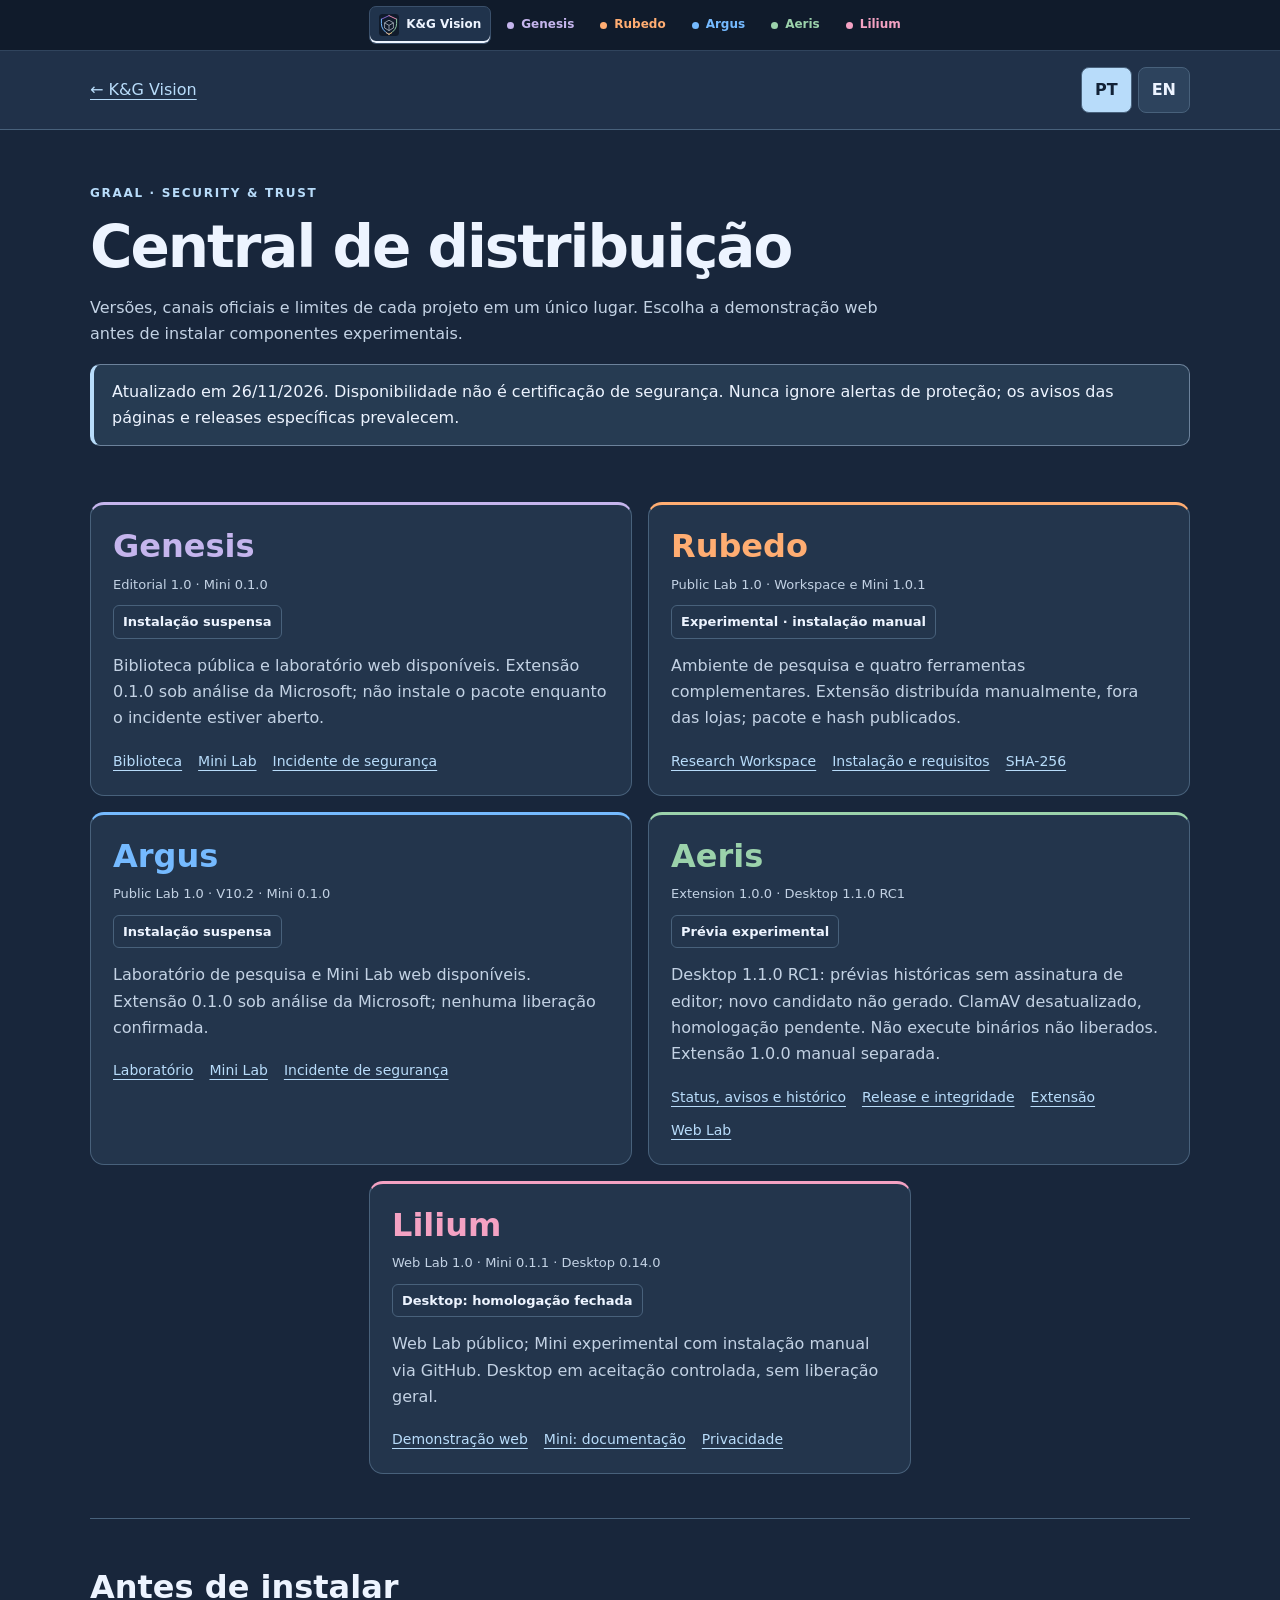
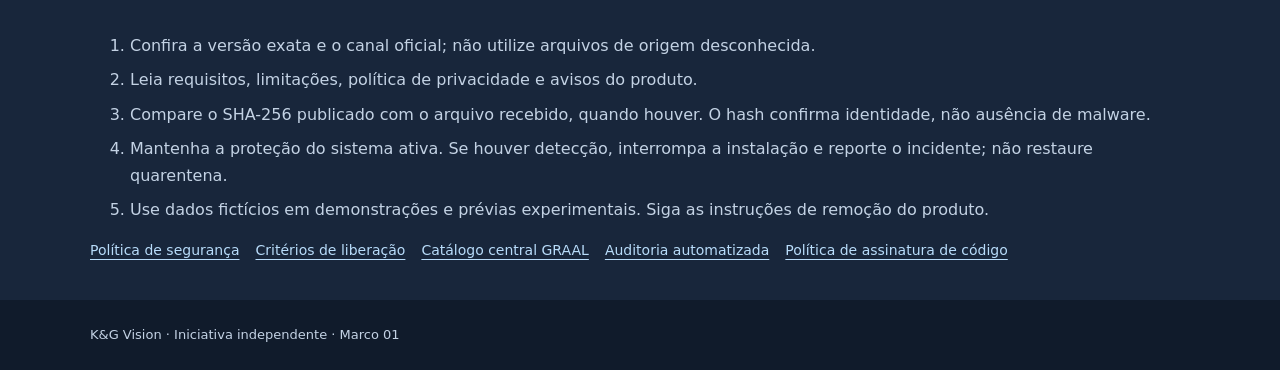
<file: distribuicao.html>
<!doctype html><html lang="pt-BR"><head><meta charset="utf-8"><meta name="viewport" content="width=device-width,initial-scale=1"><meta name="description" content="Canais oficiais, versões, integridade e segurança dos projetos K&G Vision."><title>Central de distribuição — K&amp;G Vision</title>
<style>
:root{color-scheme:dark;--bg:#18263B;--panel:#23354C;--line:#48617B;--ink:#EDF4FF;--muted:#C3D2E4;--link:#B8DCFA}*{box-sizing:border-box}body{margin:0;background:var(--bg);color:var(--ink);font:16px/1.65 system-ui,sans-serif}a{color:var(--link);text-underline-offset:4px}a:hover{text-decoration:underline}a:focus-visible,button:focus-visible{outline:3px solid var(--link);outline-offset:4px}.wrap{width:min(1100px,calc(100% - 48px));margin:auto}.subbar{background:#203149;border-bottom:1px solid var(--line)}.subbar .wrap{display:flex;align-items:center;justify-content:space-between;gap:12px;padding:16px 0}.languages{display:flex;gap:6px}button{font:inherit;font-weight:650;background:#2D435D;color:var(--ink);border:1px solid var(--line);border-radius:8px;padding:9px 13px;cursor:pointer}button[aria-pressed=true]{background:#B8DCFA;color:#122236}.hero{padding:54px 0 32px}.eyebrow{color:var(--link);font-size:12px;font-weight:750;letter-spacing:.14em}h1{font-size:clamp(32px,5vw,58px);line-height:1.08;margin:12px 0 16px;letter-spacing:-.035em}h2{font-size:clamp(22px,3vw,32px);line-height:1.2}p{color:var(--muted);max-width:80ch}.notice{border:1px solid #6C829B;border-left:4px solid #B8DCFA;padding:14px 18px;border-radius:10px;background:#263B52}.cards{display:grid;grid-template-columns:repeat(2,minmax(0,1fr));gap:16px;margin:24px 0 44px}.project{background:var(--panel);border:1px solid var(--line);border-top:3px solid var(--project);padding:22px;border-radius:14px;min-width:0}.project h2{margin:0 0 8px;color:var(--project)}.version{font-size:13px;color:var(--muted)}.status{display:inline-block;border:1px solid var(--line);padding:5px 9px;border-radius:6px;font-weight:650;font-size:13px;margin-top:10px}.links{display:flex;flex-wrap:wrap;gap:10px 16px;font-size:14px}.project p{margin:14px 0 18px}.principles{border-top:1px solid var(--line);padding:22px 0 38px}.principles li{margin:8px 0;color:var(--muted)}footer{background:#101B2B;padding:24px 0;color:var(--muted);font-size:13px}.skip{position:absolute;left:-9999px}.skip:focus{left:10px;top:10px;z-index:5;background:#101B2B;padding:10px}@media(max-width:700px){.wrap{width:calc(100% - 32px)}.cards{grid-template-columns:1fr}.hero{padding:36px 0 22px}.project{padding:18px}}

@media(min-width:701px){.cards>.project--lilium{grid-column:1/-1;justify-self:center;width:calc((100% - 16px)/2)}}
</style><style id="kg-graal-navigation-v2">
nav.kg-graal-bar{box-sizing:border-box!important;display:block!important;width:100%!important;max-width:none!important;margin:0!important;padding:0!important;background:#101B2B!important;color:#EDF4FF!important;border:0!important;border-bottom:1px solid #30445D!important;border-radius:0!important;overflow-x:auto!important;overflow-y:hidden!important;white-space:nowrap!important;scrollbar-width:thin;position:static!important;font:12px/1.3 system-ui,-apple-system,BlinkMacSystemFont,"Segoe UI",sans-serif!important}
nav.kg-graal-bar .kg-graal-inner{box-sizing:border-box!important;display:flex!important;align-items:center!important;justify-content:center!important;gap:6px!important;width:max-content!important;min-width:100%!important;max-width:none!important;margin:0 auto!important;padding:6px 20px!important}
nav.kg-graal-bar a{box-sizing:border-box!important;display:inline-flex!important;align-items:center!important;gap:7px!important;flex:none!important;white-space:nowrap!important;font:650 12px/1.3 system-ui,-apple-system,BlinkMacSystemFont,"Segoe UI",sans-serif!important;text-decoration:none!important;color:var(--graal-accent)!important;-webkit-text-fill-color:var(--graal-accent)!important;opacity:1!important;background:transparent!important;border:1px solid transparent!important;border-radius:7px!important;margin:0!important;padding:7px 9px!important;box-shadow:none!important}
nav.kg-graal-bar a::before,nav.kg-graal-bar a::after{content:none!important;display:none!important}
nav.kg-graal-bar a:hover,nav.kg-graal-bar a[aria-current]{background:#20334C!important;border-color:#3A506B!important}
nav.kg-graal-bar a[aria-current]{box-shadow:inset 0 -2px var(--graal-accent)!important}
nav.kg-graal-bar a:focus-visible{outline:2px solid var(--graal-accent)!important;outline-offset:-2px!important}
nav.kg-graal-bar .kg-graal-dot{display:block!important;width:7px!important;height:7px!important;flex:0 0 7px!important;border-radius:50%!important;background:var(--graal-accent)!important}
nav.kg-graal-bar .kg-graal-shield{display:block!important;width:20px!important;height:22px!important;max-width:none!important;flex:none!important;margin:0!important;object-fit:contain!important}
@media(max-width:650px){nav.kg-graal-bar .kg-graal-inner{padding:5px 10px!important;gap:3px!important}nav.kg-graal-bar a{padding:7px 8px!important}}
</style></head><body><a class="skip" href="#main" data-pt="Ir ao conteúdo" data-en="Skip to content">Ir ao conteúdo</a><nav class="kg-graal-bar" aria-label="K&amp;G Vision ecosystem"><div class="kg-graal-inner"><a href="https://kgasil.github.io/" style="--graal-accent:#EDF4FF" aria-current="page"><img class="kg-graal-shield" src="https://kgasil.github.io/assets/kg-symbol.svg" width="20" height="22" alt="">K&amp;G Vision</a><a href="https://kgasil.github.io/genesis/" style="--graal-accent:#C5B5ED"><i class="kg-graal-dot" aria-hidden="true"></i>Genesis</a><a href="https://kgasil.github.io/rubedo/" style="--graal-accent:#FFAD72"><i class="kg-graal-dot" aria-hidden="true"></i>Rubedo</a><a href="https://kgasil.github.io/argus/" style="--graal-accent:#75BAFF"><i class="kg-graal-dot" aria-hidden="true"></i>Argus</a><a href="https://kgasil.github.io/aeris/" style="--graal-accent:#9BD2AB"><i class="kg-graal-dot" aria-hidden="true"></i>Aeris</a><a href="https://kgasil.github.io/lilium/" style="--graal-accent:#F4A2C3"><i class="kg-graal-dot" aria-hidden="true"></i>Lilium</a></div></nav>
<div class="subbar"><div class="wrap"><a href="/" data-pt="← K&amp;G Vision" data-en="← K&amp;G Vision">← K&amp;G Vision</a><div class="languages" aria-label="Idioma / Language"><button id="pt" type="button" aria-pressed="true" aria-label="Português (Brasil)">PT</button><button id="en" type="button" aria-pressed="false" aria-label="English">EN</button></div></div></div>
<main class="wrap" id="main" tabindex="-1"><section class="hero"><div class="eyebrow">GRAAL · SECURITY &amp; TRUST</div><h1 data-pt="Central de distribuição" data-en="Distribution center">Central de distribuição</h1><p data-pt="Versões, canais oficiais e limites de cada projeto em um único lugar. Escolha a demonstração web antes de instalar componentes experimentais." data-en="Versions, official channels and limits of each project in one place. Try the web demonstration before installing experimental components.">Versões, canais oficiais e limites de cada projeto em um único lugar. Escolha a demonstração web antes de instalar componentes experimentais.</p><div class="notice"><span data-pt="Atualizado em 26/11/2026. Disponibilidade não é certificação de segurança. Nunca ignore alertas de proteção; os avisos das páginas e releases específicas prevalecem." data-en="Updated November 26, 2026. Availability is not a security certification. Never bypass protection warnings; specific page and release notices take precedence.">Atualizado em 26/11/2026. Disponibilidade não é certificação de segurança. Nunca ignore alertas de proteção; os avisos das páginas e releases específicas prevalecem.</span></div></section>
<div class="cards"><article class="project" style="--project:#C5B5ED"><h2>Genesis</h2><div class="version">Editorial 1.0 · Mini 0.1.0</div><div class="status"><span data-pt="Instalação suspensa" data-en="Installation paused">Instalação suspensa</span></div><p data-pt="Biblioteca pública e laboratório web disponíveis. Extensão 0.1.0 sob análise da Microsoft; não instale o pacote enquanto o incidente estiver aberto." data-en="Public library and web lab available. Extension 0.1.0 is under Microsoft review; do not install the package while the incident is open.">Biblioteca pública e laboratório web disponíveis. Extensão 0.1.0 sob análise da Microsoft; não instale o pacote enquanto o incidente estiver aberto.</p><div class="links"><a href="https://kgasil.github.io/genesis/biblioteca.html" data-pt="Biblioteca" data-en="Library">Biblioteca</a><a href="https://kgasil.github.io/genesis/mini/" data-pt="Mini Lab" data-en="Mini Lab">Mini Lab</a><a href="https://github.com/Kgasil/genesis/issues/1" data-pt="Incidente de segurança" data-en="Security incident">Incidente de segurança</a></div></article><article class="project" style="--project:#FFAD72"><h2>Rubedo</h2><div class="version">Public Lab 1.0 · Workspace e Mini 1.0.1</div><div class="status"><span data-pt="Experimental · instalação manual" data-en="Experimental · manual installation">Experimental · instalação manual</span></div><p data-pt="Ambiente de pesquisa e quatro ferramentas complementares. Extensão distribuída manualmente, fora das lojas; pacote e hash publicados." data-en="Research workspace and four complementary tools. Manually distributed extension, outside stores; package and hash published.">Ambiente de pesquisa e quatro ferramentas complementares. Extensão distribuída manualmente, fora das lojas; pacote e hash publicados.</p><div class="links"><a href="https://kgasil.github.io/rubedo/research/" data-pt="Research Workspace" data-en="Research Workspace">Research Workspace</a><a href="https://kgasil.github.io/rubedo/#instalar" data-pt="Instalação e requisitos" data-en="Installation and requirements">Instalação e requisitos</a><a href="https://github.com/Kgasil/rubedo/blob/main/downloads/SHA256SUMS.txt" data-pt="SHA-256" data-en="SHA-256">SHA-256</a></div></article><article class="project" style="--project:#75BAFF"><h2>Argus</h2><div class="version">Public Lab 1.0 · V10.2 · Mini 0.1.0</div><div class="status"><span data-pt="Instalação suspensa" data-en="Installation paused">Instalação suspensa</span></div><p data-pt="Laboratório de pesquisa e Mini Lab web disponíveis. Extensão 0.1.0 sob análise da Microsoft; nenhuma liberação confirmada." data-en="Research lab and web Mini Lab available. Extension 0.1.0 under Microsoft review; no clearance confirmed.">Laboratório de pesquisa e Mini Lab web disponíveis. Extensão 0.1.0 sob análise da Microsoft; nenhuma liberação confirmada.</p><div class="links"><a href="https://kgasil.github.io/argus/" data-pt="Laboratório" data-en="Research lab">Laboratório</a><a href="https://kgasil.github.io/argus/mini/" data-pt="Mini Lab" data-en="Mini Lab">Mini Lab</a><a href="https://github.com/Kgasil/argus/issues/1" data-pt="Incidente de segurança" data-en="Security incident">Incidente de segurança</a></div></article><article class="project" style="--project:#9BD2AB"><h2>Aeris</h2><div class="version">Extension 1.0.0 · Desktop 1.1.0 RC1</div><div class="status"><span data-pt="Prévia experimental" data-en="Experimental preview">Prévia experimental</span></div><p data-pt="Desktop 1.1.0 RC1: prévias históricas sem assinatura de editor; novo candidato não gerado. ClamAV desatualizado, homologação pendente. Não execute binários não liberados. Extensão 1.0.0 manual separada." data-en="Desktop 1.1.0 RC1: historical unsigned previews; no new candidate generated. Stale ClamAV definitions, acceptance pending. Do not run uncleared binaries. Separate manual extension 1.0.0.">Desktop 1.1.0 RC1: prévias históricas sem assinatura de editor; novo candidato não gerado. ClamAV desatualizado, homologação pendente. Não execute binários não liberados. Extensão 1.0.0 manual separada.</p><div class="links"><a href="https://kgasil.github.io/aeris/release-status.html" data-pt="Status, avisos e histórico" data-en="Status, notices and history">Status, avisos e histórico</a><a href="https://github.com/Kgasil/aeris/releases/tag/aeris-desktop-1.1.0rc1-ai-setup-preview" data-pt="Release e integridade" data-en="Release and integrity">Release e integridade</a><a href="https://kgasil.github.io/aeris/extension-preview.html" data-pt="Extensão" data-en="Extension">Extensão</a><a href="https://kgasil.github.io/aeris/demo.html" data-pt="Web Lab" data-en="Web Lab">Web Lab</a></div></article><article class="project project--lilium" style="--project:#F4A2C3"><h2>Lilium</h2><div class="version">Web Lab 1.0 · Mini 0.1.1 · Desktop 0.14.0</div><div class="status"><span data-pt="Desktop: homologação fechada" data-en="Desktop: closed acceptance">Desktop: homologação fechada</span></div><p data-pt="Web Lab público; Mini experimental com instalação manual via GitHub. Desktop em aceitação controlada, sem liberação geral." data-en="Public Web Lab; experimental Mini with manual installation via GitHub. Desktop in controlled acceptance, not generally released.">Web Lab público; Mini experimental com instalação manual via GitHub. Desktop em aceitação controlada, sem liberação geral.</p><div class="links"><a href="https://kgasil.github.io/lilium/demo.html" data-pt="Demonstração web" data-en="Web demo">Demonstração web</a><a href="https://github.com/Kgasil/lilium/blob/main/extension/README.md" data-pt="Mini: documentação" data-en="Mini: documentation">Mini: documentação</a><a href="https://kgasil.github.io/lilium/mini-privacy.html" data-pt="Privacidade" data-en="Privacy">Privacidade</a></div></article></div>
<section class="principles"><h2 data-pt="Antes de instalar" data-en="Before installing">Antes de instalar</h2><ol><li><span data-pt="Confira a versão exata e o canal oficial; não utilize arquivos de origem desconhecida." data-en="Check the exact version and official channel; do not use files from unknown sources.">Confira a versão exata e o canal oficial; não utilize arquivos de origem desconhecida.</span></li><li><span data-pt="Leia requisitos, limitações, política de privacidade e avisos do produto." data-en="Read the product requirements, limitations, privacy policy and notices.">Leia requisitos, limitações, política de privacidade e avisos do produto.</span></li><li><span data-pt="Compare o SHA-256 publicado com o arquivo recebido, quando houver. O hash confirma identidade, não ausência de malware." data-en="Compare the published SHA-256 with the received file, where available. A hash confirms identity, not absence of malware.">Compare o SHA-256 publicado com o arquivo recebido, quando houver. O hash confirma identidade, não ausência de malware.</span></li><li><span data-pt="Mantenha a proteção do sistema ativa. Se houver detecção, interrompa a instalação e reporte o incidente; não restaure quarentena." data-en="Keep system protection enabled. If a detection occurs, stop installation and report the incident; do not restore quarantine.">Mantenha a proteção do sistema ativa. Se houver detecção, interrompa a instalação e reporte o incidente; não restaure quarentena.</span></li><li><span data-pt="Use dados fictícios em demonstrações e prévias experimentais. Siga as instruções de remoção do produto." data-en="Use synthetic data in demos and experimental previews. Follow product removal instructions.">Use dados fictícios em demonstrações e prévias experimentais. Siga as instruções de remoção do produto.</span></li></ol><div class="links"><a href="https://github.com/Kgasil/kgasil.github.io/blob/main/SECURITY.md" data-pt="Política de segurança" data-en="Security policy">Política de segurança</a><a href="https://github.com/Kgasil/kgasil.github.io/blob/main/validation/distribution/README.md" data-pt="Critérios de liberação" data-en="Release criteria">Critérios de liberação</a><a href="https://github.com/Kgasil/kgasil.github.io/blob/main/docs/graal-catalog.md" data-pt="Catálogo central GRAAL" data-en="GRAAL central catalog">Catálogo central GRAAL</a><a href="https://github.com/Kgasil/kgasil.github.io/actions/workflows/graal-web-audit.yml" data-pt="Auditoria automatizada" data-en="Automated audit">Auditoria automatizada</a><a href="https://github.com/Kgasil/kgasil.github.io/blob/main/validation/signing/README.md" data-pt="Política de assinatura de código" data-en="Code signing policy">Política de assinatura de código</a></div></section></main><footer><div class="wrap">K&amp;G Vision · <span data-pt="Iniciativa independente · Marco 01" data-en="Independent initiative · Milestone 01">Iniciativa independente · Marco 01</span></div></footer>
<script>(()=>{const buttons=[document.getElementById('pt'),document.getElementById('en')];function setLanguage(lang){document.documentElement.lang=lang==='pt'?'pt-BR':'en';document.title=lang==='pt'?'Central de distribuição — K&G Vision':'Distribution center — K&G Vision';document.querySelectorAll('[data-pt][data-en]').forEach(el=>{el.textContent=el.dataset[lang]});buttons.forEach(b=>b.setAttribute('aria-pressed',String(b.id===lang)));const nav=document.querySelector('nav.kg-graal-bar');nav.setAttribute('aria-label',lang==='en'?'K&G Vision ecosystem':'Ecossistema K&G Vision');nav.querySelectorAll('a').forEach(a=>{const u=new URL(a.href);if(u.origin!=='https://kgasil.github.io')return;if(lang==='en')u.searchParams.set('lang','en');else u.searchParams.delete('lang');a.href=u.href})}buttons.forEach(b=>b.addEventListener('click',()=>setLanguage(b.id)));if(new URLSearchParams(location.search).get('lang')==='en')setLanguage('en')})();</script></body></html>
</file>
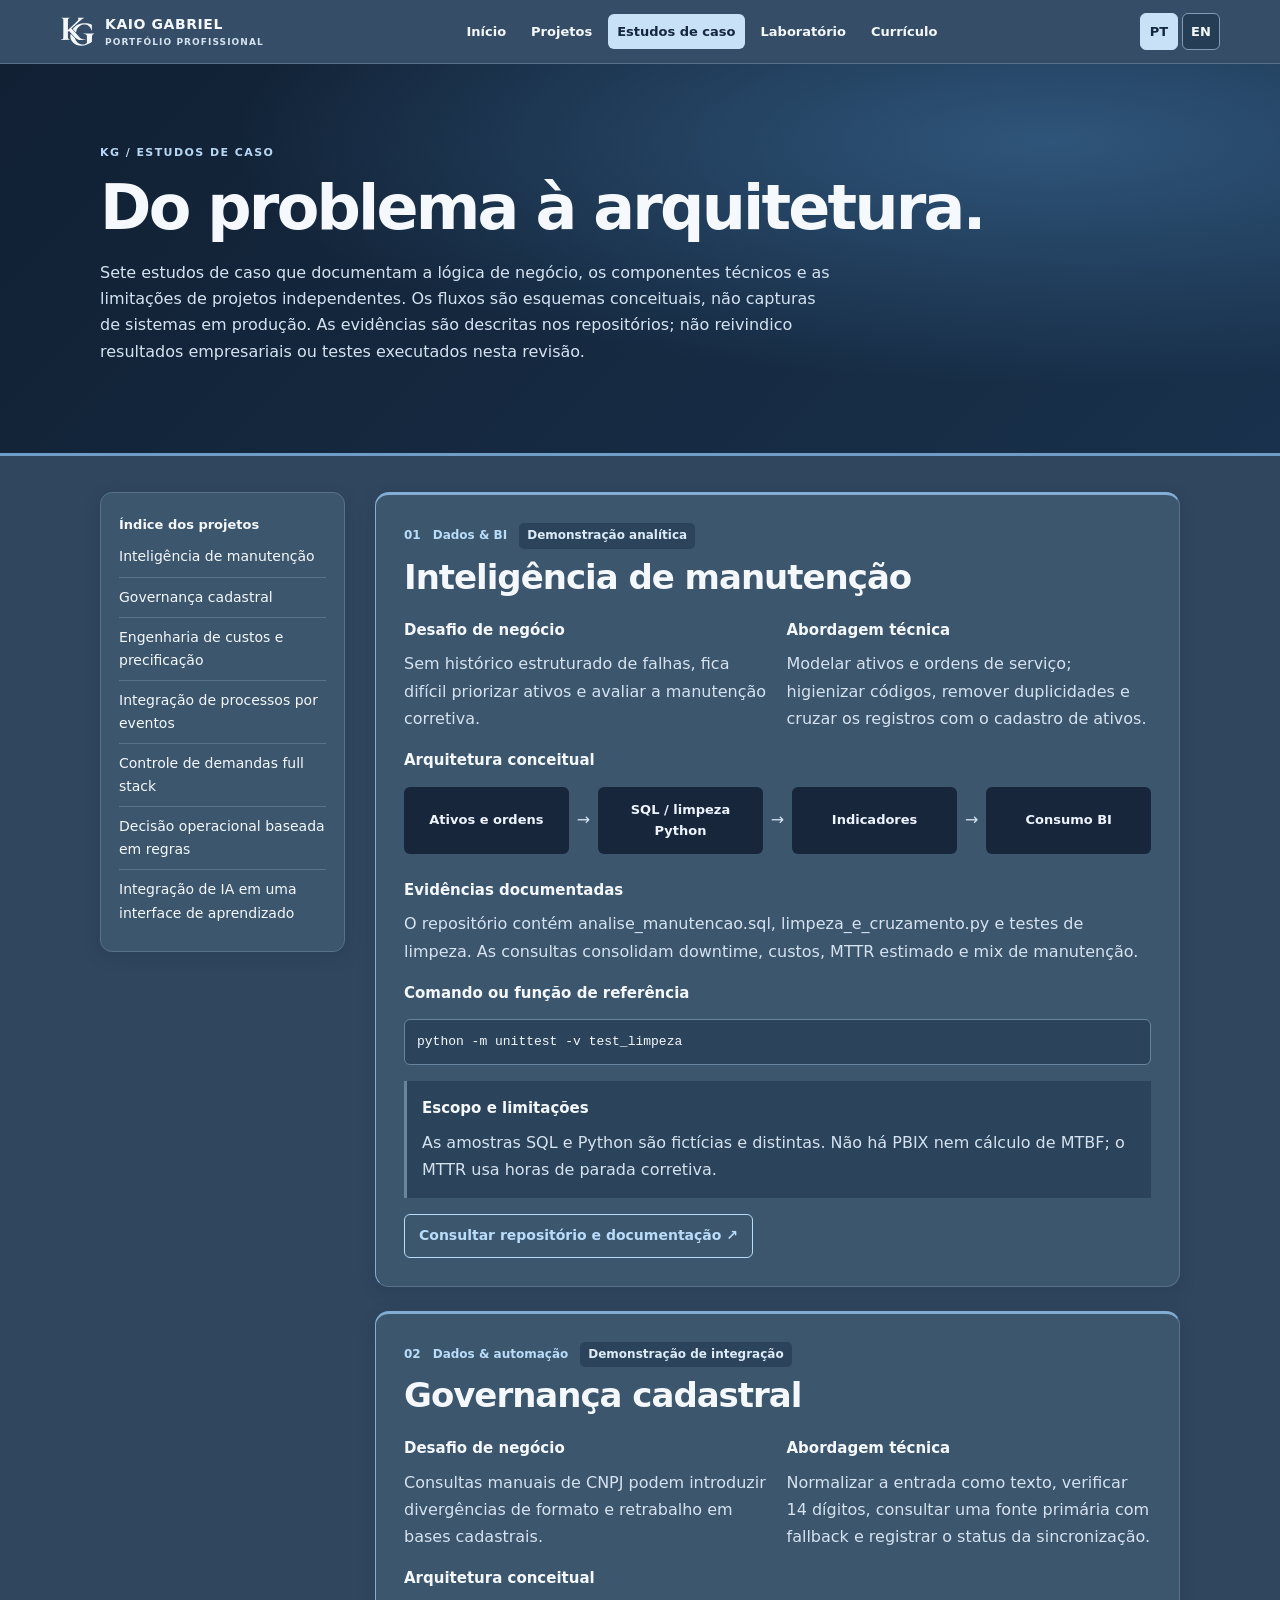
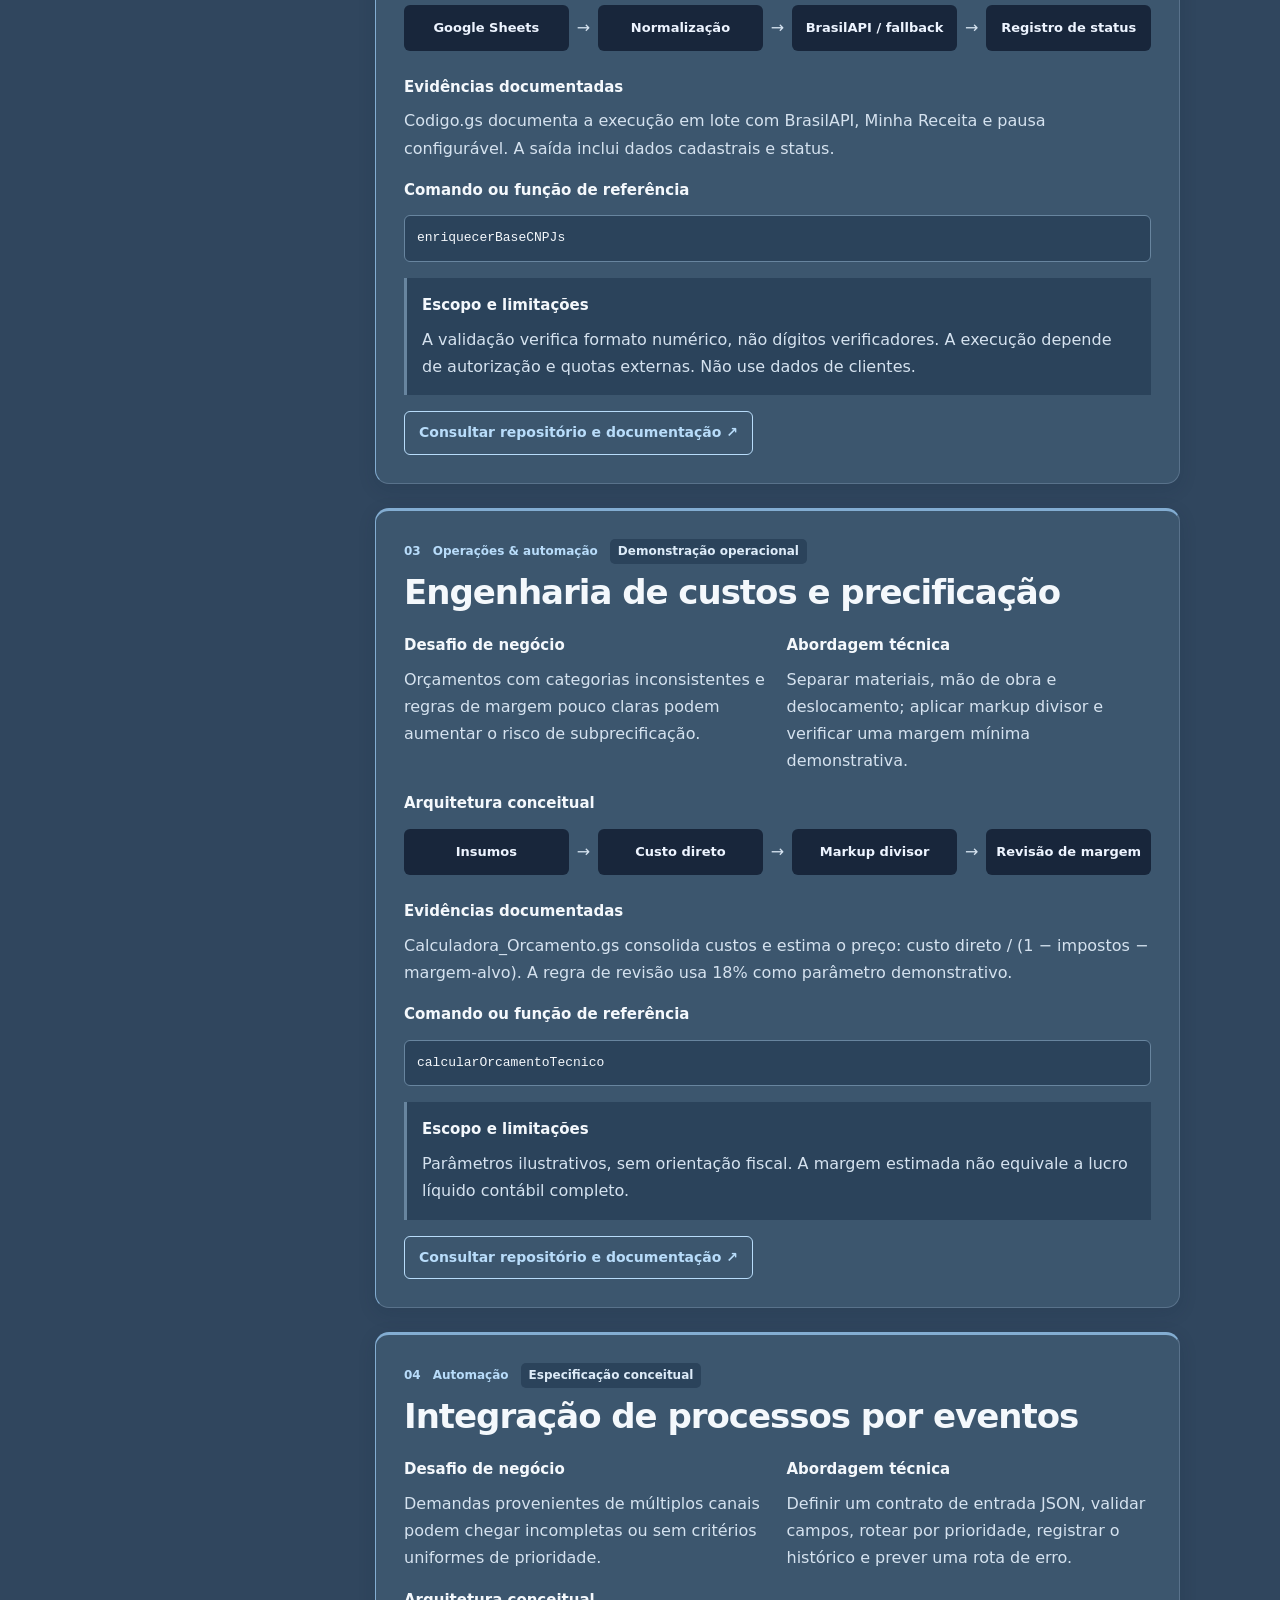
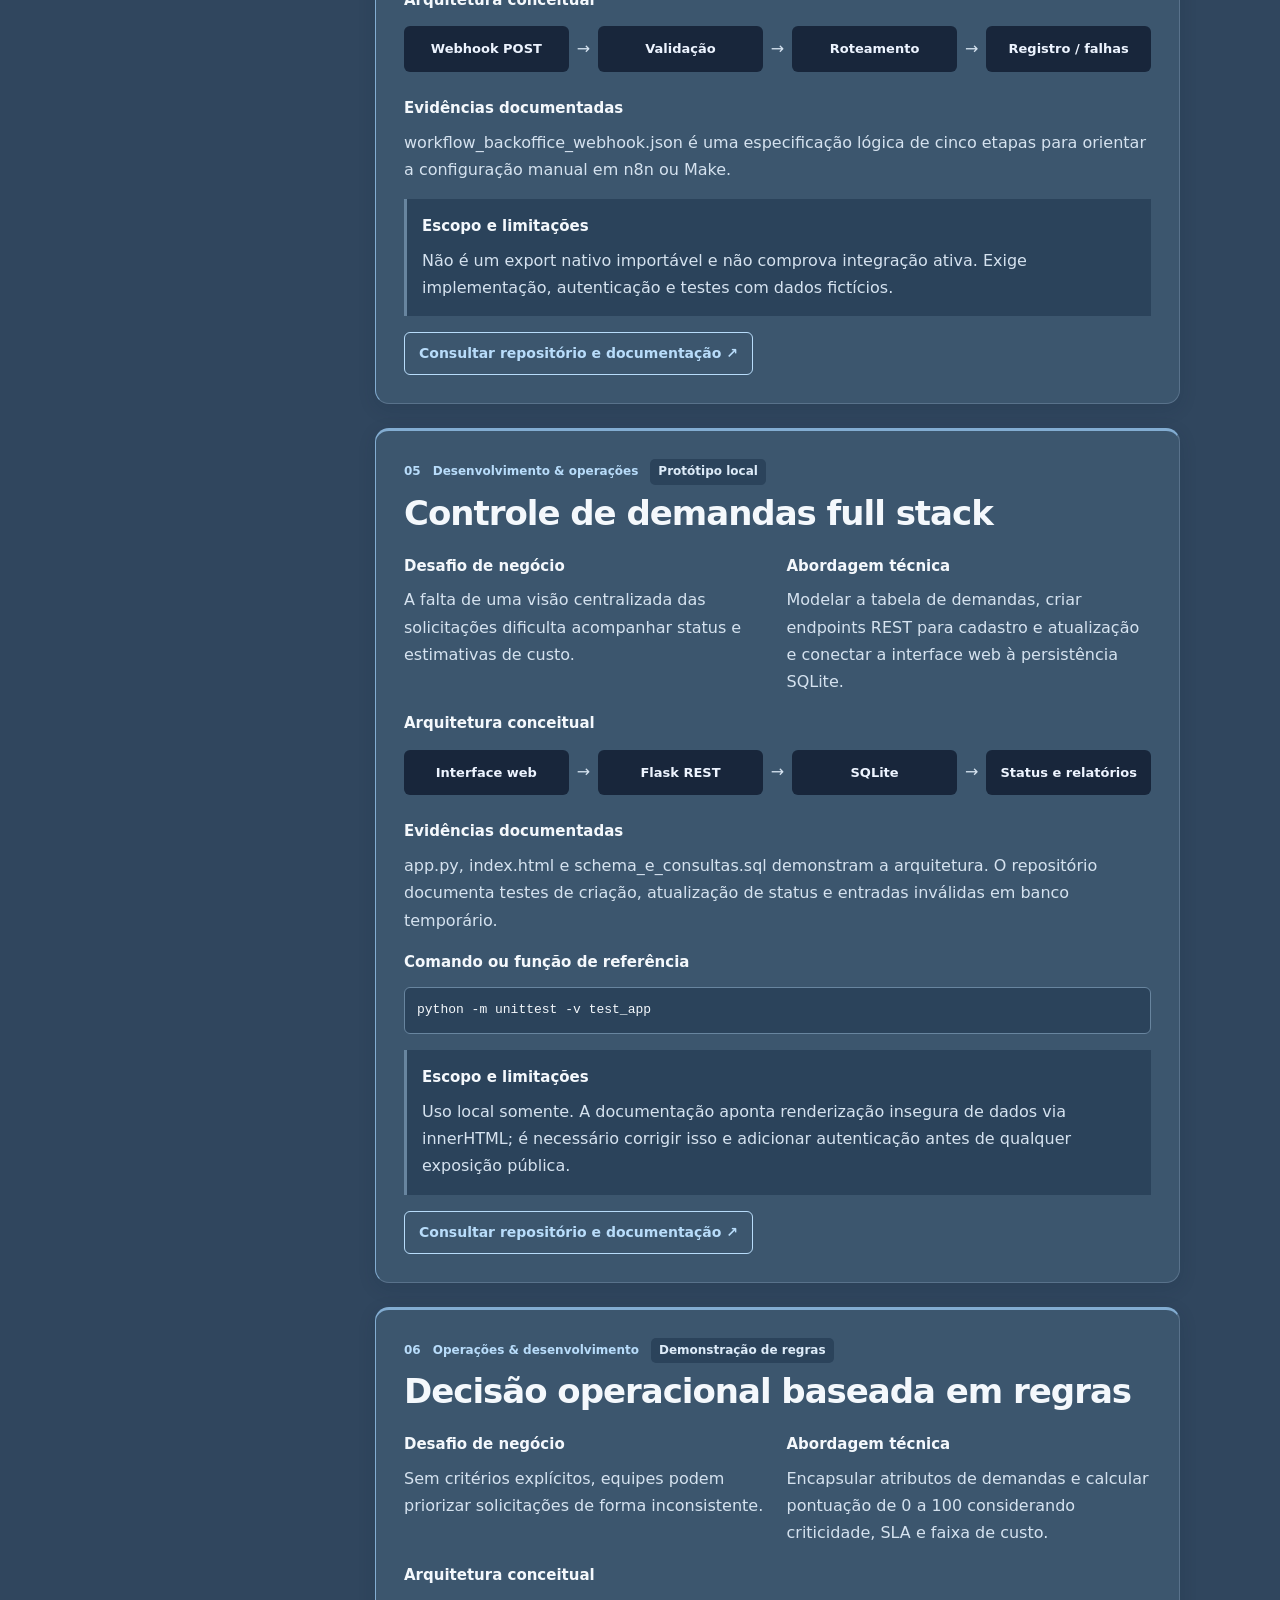
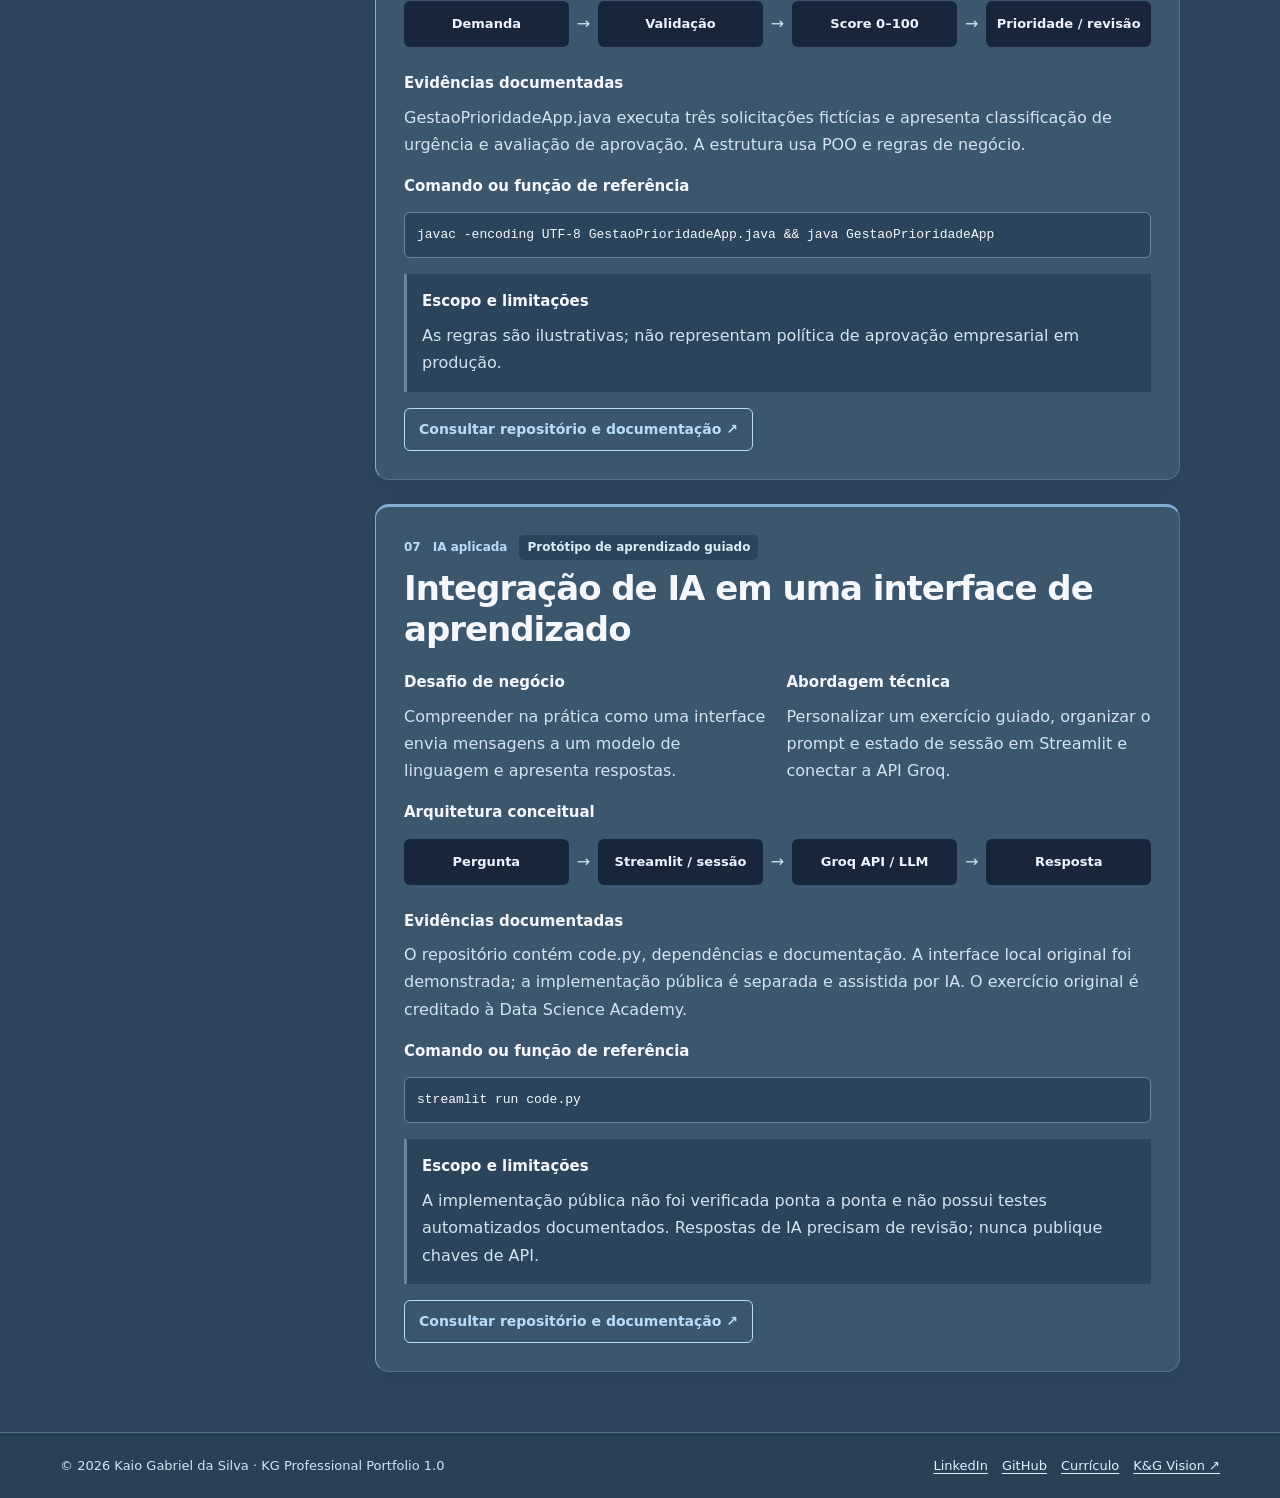
<file: portfolio/cases.html>
<!doctype html><html lang="pt-BR"><head><meta charset="utf-8"><meta name="viewport" content="width=device-width,initial-scale=1"><title>Case Studies | Kaio Gabriel da Silva</title><meta name="description" content="Estudos de caso de dados, automação, operações, desenvolvimento e IA aplicada."><link rel="canonical" href="https://kgasil.github.io/portfolio/cases.html"><meta name="theme-color" content="#18263B"><style>
:root{--ink:#18263B;--muted:#4c5c72;--line:#c8d2de;--accent:#315c80;--paper:#e5eaf0}*{box-sizing:border-box}body{margin:0;background:var(--paper);color:var(--ink);font:16px/1.65 system-ui,sans-serif}a{color:inherit;text-underline-offset:4px}a:focus-visible,button:focus-visible{outline:3px solid #315C80;outline-offset:4px}.wrap{width:min(1080px,calc(100% - 48px));margin:auto}header{background:#eef1f4;border-bottom:1px solid var(--line)}.nav{display:flex;align-items:center;justify-content:space-between;gap:12px;min-height:70px;flex-wrap:wrap;padding:12px 0}.nav a{font-weight:700;text-decoration:none}button{font:inherit;border:1px solid #8199b2;background:#eef1f4;color:var(--ink);border-radius:6px;padding:6px 12px;cursor:pointer}button[aria-pressed=true]{background:var(--ink);color:white}.hero{background:#18263B;color:#EDF4FF;padding:62px 0}.hero p{color:#D0DCEB;max-width:740px}.eyebrow{font-size:11px;font-weight:700;letter-spacing:.13em;text-transform:uppercase;color:#B8CADC}h1{font-size:clamp(34px,6vw,62px);line-height:1.08;letter-spacing:-.045em;margin:12px 0 18px}h2{font-size:clamp(23px,3vw,34px);line-height:1.2;letter-spacing:-.03em;margin:8px 0 20px}h3{font-size:15px;margin:0 0 8px}p{margin:0 0 16px}.layout{display:grid;grid-template-columns:245px minmax(0,1fr);gap:30px;padding:36px 0}.toc{position:sticky;top:20px;align-self:start;background:#eef1f4;border:1px solid var(--line);border-radius:12px;padding:18px}.toc strong{font-size:13px}.toc a{display:block;padding:8px 0;font-size:14px;text-decoration:none;border-bottom:1px solid var(--line)}.toc a:last-child{border:0}.toc a:hover{text-decoration:underline}.case{background:#eef1f4;border:1px solid var(--line);border-radius:14px;padding:28px;margin-bottom:24px;scroll-margin-top:20px}.meta{display:flex;gap:12px;flex-wrap:wrap;align-items:center;font-size:12px;font-weight:650;color:var(--accent)}.status{background:#dde4ec;border-radius:5px;padding:3px 8px;color:#30405B}.case p{color:var(--muted)}.columns{display:grid;grid-template-columns:repeat(2,minmax(0,1fr));gap:18px}.flow{display:flex;align-items:stretch;gap:8px;flex-wrap:wrap;margin:14px 0 24px}.step{flex:1 1 100px;background:#18263B;color:#EDF4FF;padding:12px 8px;text-align:center;font-size:13px;font-weight:650;border-radius:6px;display:grid;place-items:center}.arrow{align-self:center;color:#65788d}.limit{border-left:3px solid #8199b2;background:#dde4ec;padding:15px;margin:16px 0}.limit p{margin:0}.command{font:13px/1.6 ui-monospace,monospace;background:#e5eaf0;border:1px solid var(--line);padding:12px;overflow-wrap:anywhere;white-space:pre-wrap;border-radius:6px}.btn{display:inline-block;text-decoration:none;border:1px solid var(--accent);padding:9px 14px;border-radius:6px;font-weight:650;font-size:14px;color:var(--accent)}footer{padding:25px 0;color:var(--muted);border-top:1px solid var(--line);font-size:13px}.skip{position:absolute;left:-9999px}.skip:focus{left:10px;top:10px;z-index:10;background:#eef1f4;padding:10px}@media(max-width:760px){.wrap{width:calc(100% - 32px)}.layout,.columns{grid-template-columns:1fr;gap:16px}.toc{position:static}.case{padding:18px}.hero{padding:40px 0}.arrow{display:none}.step{flex:1 1 42%}}@media print{header,.toc,footer{display:none}.layout{display:block}.hero{background:white;color:var(--ink)}.hero p,.eyebrow{color:var(--muted)}.case{break-inside:avoid}.step{background:white;color:var(--ink);border:1px solid var(--line)}}</style><link rel="stylesheet" href="shared.css?v=20261126-balanced-navy"><link rel="icon" type="image/svg+xml" href="favicon.svg"><meta property="og:type" content="website"><meta property="og:title" content="Kaio Gabriel da Silva | Case Studies"></head><body><a class="skip" href="#main" data-pt="Ir ao conteúdo" data-en="Skip to content">Ir ao conteúdo</a><header class="kg-header"><div class="kg-wrap"><a id="back" class="kg-brand" href="./" data-kg-path="./"><svg viewBox="-4 -4 190 162" xmlns="http://www.w3.org/2000/svg" aria-hidden="true" width="120" height="102"><path fill="#18263B" d="M182,88L122,88L122,89L130,91L137,93L141,97L142,101L142,140L135,144L128,147L117,147L109,146L102,144L93,139L88,133L82,126L77,114L54,89L52,100L53,112L56,122L61,130L68,138L77,145L87,150L99,153L111,154L126,153L136,150L148,145L161,139L169,133L170,100L173,95L176,92L182,89Z M169,40L156,35L142,32L126,32L111,33L101,36L86,43L75,52L65,63L83,82L85,73L88,64L93,57L100,50L106,46L114,41L121,39L132,39L142,41L152,47L160,55L168,72L169,72Z M1,2L2,3L6,4L10,6L13,9L14,13L14,110L13,115L10,119L5,121L0,122L0,123L53,122L47,121L44,119L41,115L39,110L39,79L45,74L76,108L88,118L96,122L101,123L133,123L133,121L125,121L119,119L107,113L93,99L75,79L58,61L105,18L118,8L126,4L130,3L130,2L90,2L90,3L93,4L96,8L96,11L94,16L78,32L39,69L39,13L40,9L43,6L47,4L52,3L52,2Z"/></svg><span>KAIO GABRIEL<small data-pt="PORTFÓLIO PROFISSIONAL" data-en="PROFESSIONAL PORTFOLIO">PORTFÓLIO PROFISSIONAL</small></span></a><nav class="kg-nav" aria-label="Portfolio navigation"><a href="./" data-kg-path="./" data-pt="Início" data-en="Home">Início</a><a href="./#projetos" data-kg-path="./#projetos" data-pt="Projetos" data-en="Projects">Projetos</a><a href="cases.html" data-kg-path="cases.html" aria-current="page" data-pt="Estudos de caso" data-en="Case studies">Estudos de caso</a><a href="lab.html" data-kg-path="lab.html" data-pt="Laboratório" data-en="Lab">Laboratório</a><a href="resume.html" data-kg-path="resume.html" data-pt="Currículo" data-en="Résumé">Currículo</a></nav><div class="kg-languages"><button id="pt" type="button" aria-pressed="true" aria-label="Português">PT</button><button id="en" type="button" aria-pressed="false" aria-label="English">EN</button></div></div></header><main id="main"><div class="hero"><div class="wrap"><div class="eyebrow" data-pt="KG / ESTUDOS DE CASO" data-en="KG / CASE STUDIES">KG / ESTUDOS DE CASO</div><h1 data-pt="Do problema à arquitetura." data-en="From problem to architecture.">Do problema à arquitetura.</h1><p data-pt="Sete estudos de caso que documentam a lógica de negócio, os componentes técnicos e as limitações de projetos independentes. Os fluxos são esquemas conceituais, não capturas de sistemas em produção. As evidências são descritas nos repositórios; não reivindico resultados empresariais ou testes executados nesta revisão." data-en="Seven case studies documenting business logic, technical components and limitations of independent projects. Flows are conceptual diagrams, not production system screenshots. Evidence is described in the repositories; no business outcomes or test executions are claimed in this review.">Sete estudos de caso que documentam a lógica de negócio, os componentes técnicos e as limitações de projetos independentes. Os fluxos são esquemas conceituais, não capturas de sistemas em produção. As evidências são descritas nos repositórios; não reivindico resultados empresariais ou testes executados nesta revisão.</p></div></div><div class="wrap layout"><nav class="toc" aria-label="Case studies"><strong data-pt="Índice dos projetos" data-en="Project index">Índice dos projetos</strong><a href="#maintenance" data-pt="Inteligência de manutenção" data-en="Maintenance intelligence">Inteligência de manutenção</a><a href="#enrichment" data-pt="Governança cadastral" data-en="Master data governance">Governança cadastral</a><a href="#quoting" data-pt="Engenharia de custos e precificação" data-en="Cost engineering and pricing">Engenharia de custos e precificação</a><a href="#webhooks" data-pt="Integração de processos por eventos" data-en="Event-driven process integration">Integração de processos por eventos</a><a href="#demands" data-pt="Controle de demandas full stack" data-en="Full-stack demand tracking">Controle de demandas full stack</a><a href="#priority" data-pt="Decisão operacional baseada em regras" data-en="Rules-based operational decisions">Decisão operacional baseada em regras</a><a href="#ai-coder" data-pt="Integração de IA em uma interface de aprendizado" data-en="AI integration in a learning interface">Integração de IA em uma interface de aprendizado</a></nav><div><article class="case" id="maintenance"><div class="meta"><span>01</span><span data-pt="Dados &amp; BI" data-en="Data &amp; BI">Dados &amp; BI</span><span class="status" data-pt="Demonstração analítica" data-en="Analytics demonstration">Demonstração analítica</span></div><h2 data-pt="Inteligência de manutenção" data-en="Maintenance intelligence">Inteligência de manutenção</h2><div class="columns"><div><h3 data-pt="Desafio de negócio" data-en="Business challenge">Desafio de negócio</h3><p data-pt="Sem histórico estruturado de falhas, fica difícil priorizar ativos e avaliar a manutenção corretiva." data-en="Without structured failure history, it is difficult to prioritize assets and assess corrective maintenance.">Sem histórico estruturado de falhas, fica difícil priorizar ativos e avaliar a manutenção corretiva.</p></div><div><h3 data-pt="Abordagem técnica" data-en="Technical approach">Abordagem técnica</h3><p data-pt="Modelar ativos e ordens de serviço; higienizar códigos, remover duplicidades e cruzar os registros com o cadastro de ativos." data-en="Model assets and work orders; clean identifiers, remove duplicates and join records with the asset register.">Modelar ativos e ordens de serviço; higienizar códigos, remover duplicidades e cruzar os registros com o cadastro de ativos.</p></div></div><h3 data-pt="Arquitetura conceitual" data-en="Conceptual architecture">Arquitetura conceitual</h3><div class="flow"><div class="step" data-pt="Ativos e ordens" data-en="Assets and orders">Ativos e ordens</div><span class="arrow" aria-hidden="true">→</span><div class="step" data-pt="SQL / limpeza Python" data-en="SQL / Python cleaning">SQL / limpeza Python</div><span class="arrow" aria-hidden="true">→</span><div class="step" data-pt="Indicadores" data-en="Indicators">Indicadores</div><span class="arrow" aria-hidden="true">→</span><div class="step" data-pt="Consumo BI" data-en="BI consumption">Consumo BI</div></div><h3 data-pt="Evidências documentadas" data-en="Documented evidence">Evidências documentadas</h3><p data-pt="O repositório contém analise_manutencao.sql, limpeza_e_cruzamento.py e testes de limpeza. As consultas consolidam downtime, custos, MTTR estimado e mix de manutenção." data-en="The repository includes analise_manutencao.sql, limpeza_e_cruzamento.py and cleaning tests. Queries aggregate downtime, costs, estimated MTTR and maintenance mix.">O repositório contém analise_manutencao.sql, limpeza_e_cruzamento.py e testes de limpeza. As consultas consolidam downtime, custos, MTTR estimado e mix de manutenção.</p><h3 data-pt="Comando ou função de referência" data-en="Reference command or function">Comando ou função de referência</h3><pre class="command">python -m unittest -v test_limpeza</pre><div class="limit"><h3 data-pt="Escopo e limitações" data-en="Scope and limitations">Escopo e limitações</h3><p data-pt="As amostras SQL e Python são fictícias e distintas. Não há PBIX nem cálculo de MTBF; o MTTR usa horas de parada corretiva." data-en="The SQL and Python samples are synthetic and separate. There is no PBIX or MTBF calculation; MTTR uses corrective downtime.">As amostras SQL e Python são fictícias e distintas. Não há PBIX nem cálculo de MTBF; o MTTR usa horas de parada corretiva.</p></div><a class="btn" href="https://github.com/Kgasil/analise-dados-manutencao-sql-powerbi" data-pt="Consultar repositório e documentação ↗" data-en="View repository and documentation ↗">Consultar repositório e documentação ↗</a></article><article class="case" id="enrichment"><div class="meta"><span>02</span><span data-pt="Dados &amp; automação" data-en="Data &amp; automation">Dados &amp; automação</span><span class="status" data-pt="Demonstração de integração" data-en="Integration demonstration">Demonstração de integração</span></div><h2 data-pt="Governança cadastral" data-en="Master data governance">Governança cadastral</h2><div class="columns"><div><h3 data-pt="Desafio de negócio" data-en="Business challenge">Desafio de negócio</h3><p data-pt="Consultas manuais de CNPJ podem introduzir divergências de formato e retrabalho em bases cadastrais." data-en="Manual CNPJ lookups may introduce formatting discrepancies and rework in registration datasets.">Consultas manuais de CNPJ podem introduzir divergências de formato e retrabalho em bases cadastrais.</p></div><div><h3 data-pt="Abordagem técnica" data-en="Technical approach">Abordagem técnica</h3><p data-pt="Normalizar a entrada como texto, verificar 14 dígitos, consultar uma fonte primária com fallback e registrar o status da sincronização." data-en="Normalize input as text, check 14 digits, query a primary source with fallback, and log synchronization status.">Normalizar a entrada como texto, verificar 14 dígitos, consultar uma fonte primária com fallback e registrar o status da sincronização.</p></div></div><h3 data-pt="Arquitetura conceitual" data-en="Conceptual architecture">Arquitetura conceitual</h3><div class="flow"><div class="step" data-pt="Google Sheets" data-en="Google Sheets">Google Sheets</div><span class="arrow" aria-hidden="true">→</span><div class="step" data-pt="Normalização" data-en="Normalization">Normalização</div><span class="arrow" aria-hidden="true">→</span><div class="step" data-pt="BrasilAPI / fallback" data-en="BrasilAPI / fallback">BrasilAPI / fallback</div><span class="arrow" aria-hidden="true">→</span><div class="step" data-pt="Registro de status" data-en="Status logging">Registro de status</div></div><h3 data-pt="Evidências documentadas" data-en="Documented evidence">Evidências documentadas</h3><p data-pt="Codigo.gs documenta a execução em lote com BrasilAPI, Minha Receita e pausa configurável. A saída inclui dados cadastrais e status." data-en="Codigo.gs documents batch processing using BrasilAPI, Minha Receita and a configurable delay. Output includes registration data and status.">Codigo.gs documenta a execução em lote com BrasilAPI, Minha Receita e pausa configurável. A saída inclui dados cadastrais e status.</p><h3 data-pt="Comando ou função de referência" data-en="Reference command or function">Comando ou função de referência</h3><pre class="command">enriquecerBaseCNPJs</pre><div class="limit"><h3 data-pt="Escopo e limitações" data-en="Scope and limitations">Escopo e limitações</h3><p data-pt="A validação verifica formato numérico, não dígitos verificadores. A execução depende de autorização e quotas externas. Não use dados de clientes." data-en="Validation checks numeric format, not check digits. Execution depends on authorization and external quotas. Do not use client data.">A validação verifica formato numérico, não dígitos verificadores. A execução depende de autorização e quotas externas. Não use dados de clientes.</p></div><a class="btn" href="https://github.com/Kgasil/automacao-enriquecimento-cnpj-apps-script" data-pt="Consultar repositório e documentação ↗" data-en="View repository and documentation ↗">Consultar repositório e documentação ↗</a></article><article class="case" id="quoting"><div class="meta"><span>03</span><span data-pt="Operações &amp; automação" data-en="Operations &amp; automation">Operações &amp; automação</span><span class="status" data-pt="Demonstração operacional" data-en="Operations demonstration">Demonstração operacional</span></div><h2 data-pt="Engenharia de custos e precificação" data-en="Cost engineering and pricing">Engenharia de custos e precificação</h2><div class="columns"><div><h3 data-pt="Desafio de negócio" data-en="Business challenge">Desafio de negócio</h3><p data-pt="Orçamentos com categorias inconsistentes e regras de margem pouco claras podem aumentar o risco de subprecificação." data-en="Quotes with inconsistent categories and unclear margin rules can increase underpricing risk.">Orçamentos com categorias inconsistentes e regras de margem pouco claras podem aumentar o risco de subprecificação.</p></div><div><h3 data-pt="Abordagem técnica" data-en="Technical approach">Abordagem técnica</h3><p data-pt="Separar materiais, mão de obra e deslocamento; aplicar markup divisor e verificar uma margem mínima demonstrativa." data-en="Separate materials, labor and travel; apply divisor markup and check an illustrative minimum margin.">Separar materiais, mão de obra e deslocamento; aplicar markup divisor e verificar uma margem mínima demonstrativa.</p></div></div><h3 data-pt="Arquitetura conceitual" data-en="Conceptual architecture">Arquitetura conceitual</h3><div class="flow"><div class="step" data-pt="Insumos" data-en="Inputs">Insumos</div><span class="arrow" aria-hidden="true">→</span><div class="step" data-pt="Custo direto" data-en="Direct cost">Custo direto</div><span class="arrow" aria-hidden="true">→</span><div class="step" data-pt="Markup divisor" data-en="Divisor markup">Markup divisor</div><span class="arrow" aria-hidden="true">→</span><div class="step" data-pt="Revisão de margem" data-en="Margin review">Revisão de margem</div></div><h3 data-pt="Evidências documentadas" data-en="Documented evidence">Evidências documentadas</h3><p data-pt="Calculadora_Orcamento.gs consolida custos e estima o preço: custo direto / (1 − impostos − margem-alvo). A regra de revisão usa 18% como parâmetro demonstrativo." data-en="Calculadora_Orcamento.gs aggregates costs and estimates price: direct cost / (1 − taxes − target margin). The review rule uses 18% as an illustrative parameter.">Calculadora_Orcamento.gs consolida custos e estima o preço: custo direto / (1 − impostos − margem-alvo). A regra de revisão usa 18% como parâmetro demonstrativo.</p><h3 data-pt="Comando ou função de referência" data-en="Reference command or function">Comando ou função de referência</h3><pre class="command">calcularOrcamentoTecnico</pre><div class="limit"><h3 data-pt="Escopo e limitações" data-en="Scope and limitations">Escopo e limitações</h3><p data-pt="Parâmetros ilustrativos, sem orientação fiscal. A margem estimada não equivale a lucro líquido contábil completo." data-en="Illustrative parameters, not tax advice. Estimated margin is not comprehensive accounting net profit.">Parâmetros ilustrativos, sem orientação fiscal. A margem estimada não equivale a lucro líquido contábil completo.</p></div><a class="btn" href="https://github.com/Kgasil/sistema-orcamentacao-tecnica-automatizada" data-pt="Consultar repositório e documentação ↗" data-en="View repository and documentation ↗">Consultar repositório e documentação ↗</a></article><article class="case" id="webhooks"><div class="meta"><span>04</span><span data-pt="Automação" data-en="Automation">Automação</span><span class="status" data-pt="Especificação conceitual" data-en="Conceptual specification">Especificação conceitual</span></div><h2 data-pt="Integração de processos por eventos" data-en="Event-driven process integration">Integração de processos por eventos</h2><div class="columns"><div><h3 data-pt="Desafio de negócio" data-en="Business challenge">Desafio de negócio</h3><p data-pt="Demandas provenientes de múltiplos canais podem chegar incompletas ou sem critérios uniformes de prioridade." data-en="Requests from multiple channels may arrive incomplete or without uniform priority criteria.">Demandas provenientes de múltiplos canais podem chegar incompletas ou sem critérios uniformes de prioridade.</p></div><div><h3 data-pt="Abordagem técnica" data-en="Technical approach">Abordagem técnica</h3><p data-pt="Definir um contrato de entrada JSON, validar campos, rotear por prioridade, registrar o histórico e prever uma rota de erro." data-en="Define a JSON input contract, validate fields, route by priority, log history and specify an error path.">Definir um contrato de entrada JSON, validar campos, rotear por prioridade, registrar o histórico e prever uma rota de erro.</p></div></div><h3 data-pt="Arquitetura conceitual" data-en="Conceptual architecture">Arquitetura conceitual</h3><div class="flow"><div class="step" data-pt="Webhook POST" data-en="POST webhook">Webhook POST</div><span class="arrow" aria-hidden="true">→</span><div class="step" data-pt="Validação" data-en="Validation">Validação</div><span class="arrow" aria-hidden="true">→</span><div class="step" data-pt="Roteamento" data-en="Routing">Roteamento</div><span class="arrow" aria-hidden="true">→</span><div class="step" data-pt="Registro / falhas" data-en="Logging / errors">Registro / falhas</div></div><h3 data-pt="Evidências documentadas" data-en="Documented evidence">Evidências documentadas</h3><p data-pt="workflow_backoffice_webhook.json é uma especificação lógica de cinco etapas para orientar a configuração manual em n8n ou Make." data-en="workflow_backoffice_webhook.json is a five-stage logical specification guiding manual configuration in n8n or Make.">workflow_backoffice_webhook.json é uma especificação lógica de cinco etapas para orientar a configuração manual em n8n ou Make.</p><div class="limit"><h3 data-pt="Escopo e limitações" data-en="Scope and limitations">Escopo e limitações</h3><p data-pt="Não é um export nativo importável e não comprova integração ativa. Exige implementação, autenticação e testes com dados fictícios." data-en="It is not a native importable export and does not demonstrate a live integration. Implementation, authentication and synthetic payload testing are required.">Não é um export nativo importável e não comprova integração ativa. Exige implementação, autenticação e testes com dados fictícios.</p></div><a class="btn" href="https://github.com/Kgasil/integracao-crm-webhooks-n8n-make" data-pt="Consultar repositório e documentação ↗" data-en="View repository and documentation ↗">Consultar repositório e documentação ↗</a></article><article class="case" id="demands"><div class="meta"><span>05</span><span data-pt="Desenvolvimento &amp; operações" data-en="Development &amp; operations">Desenvolvimento &amp; operações</span><span class="status" data-pt="Protótipo local" data-en="Local prototype">Protótipo local</span></div><h2 data-pt="Controle de demandas full stack" data-en="Full-stack demand tracking">Controle de demandas full stack</h2><div class="columns"><div><h3 data-pt="Desafio de negócio" data-en="Business challenge">Desafio de negócio</h3><p data-pt="A falta de uma visão centralizada das solicitações dificulta acompanhar status e estimativas de custo." data-en="Lack of a centralized request view makes status and cost estimates harder to track.">A falta de uma visão centralizada das solicitações dificulta acompanhar status e estimativas de custo.</p></div><div><h3 data-pt="Abordagem técnica" data-en="Technical approach">Abordagem técnica</h3><p data-pt="Modelar a tabela de demandas, criar endpoints REST para cadastro e atualização e conectar a interface web à persistência SQLite." data-en="Model a request table, create REST endpoints for creation and status updates, and connect a web interface to SQLite persistence.">Modelar a tabela de demandas, criar endpoints REST para cadastro e atualização e conectar a interface web à persistência SQLite.</p></div></div><h3 data-pt="Arquitetura conceitual" data-en="Conceptual architecture">Arquitetura conceitual</h3><div class="flow"><div class="step" data-pt="Interface web" data-en="Web interface">Interface web</div><span class="arrow" aria-hidden="true">→</span><div class="step" data-pt="Flask REST" data-en="Flask REST">Flask REST</div><span class="arrow" aria-hidden="true">→</span><div class="step" data-pt="SQLite" data-en="SQLite">SQLite</div><span class="arrow" aria-hidden="true">→</span><div class="step" data-pt="Status e relatórios" data-en="Status and reporting">Status e relatórios</div></div><h3 data-pt="Evidências documentadas" data-en="Documented evidence">Evidências documentadas</h3><p data-pt="app.py, index.html e schema_e_consultas.sql demonstram a arquitetura. O repositório documenta testes de criação, atualização de status e entradas inválidas em banco temporário." data-en="app.py, index.html and schema_e_consultas.sql demonstrate the architecture. The repository documents creation, status update and invalid input tests with a temporary database.">app.py, index.html e schema_e_consultas.sql demonstram a arquitetura. O repositório documenta testes de criação, atualização de status e entradas inválidas em banco temporário.</p><h3 data-pt="Comando ou função de referência" data-en="Reference command or function">Comando ou função de referência</h3><pre class="command">python -m unittest -v test_app</pre><div class="limit"><h3 data-pt="Escopo e limitações" data-en="Scope and limitations">Escopo e limitações</h3><p data-pt="Uso local somente. A documentação aponta renderização insegura de dados via innerHTML; é necessário corrigir isso e adicionar autenticação antes de qualquer exposição pública." data-en="Local use only. Documentation identifies unsafe rendering of input via innerHTML; this must be fixed and authentication added before any public exposure.">Uso local somente. A documentação aponta renderização insegura de dados via innerHTML; é necessário corrigir isso e adicionar autenticação antes de qualquer exposição pública.</p></div><a class="btn" href="https://github.com/Kgasil/sistema-controle-demandas-fullstack" data-pt="Consultar repositório e documentação ↗" data-en="View repository and documentation ↗">Consultar repositório e documentação ↗</a></article><article class="case" id="priority"><div class="meta"><span>06</span><span data-pt="Operações &amp; desenvolvimento" data-en="Operations &amp; development">Operações &amp; desenvolvimento</span><span class="status" data-pt="Demonstração de regras" data-en="Business rules demonstration">Demonstração de regras</span></div><h2 data-pt="Decisão operacional baseada em regras" data-en="Rules-based operational decisions">Decisão operacional baseada em regras</h2><div class="columns"><div><h3 data-pt="Desafio de negócio" data-en="Business challenge">Desafio de negócio</h3><p data-pt="Sem critérios explícitos, equipes podem priorizar solicitações de forma inconsistente." data-en="Without explicit criteria, teams may prioritize requests inconsistently.">Sem critérios explícitos, equipes podem priorizar solicitações de forma inconsistente.</p></div><div><h3 data-pt="Abordagem técnica" data-en="Technical approach">Abordagem técnica</h3><p data-pt="Encapsular atributos de demandas e calcular pontuação de 0 a 100 considerando criticidade, SLA e faixa de custo." data-en="Encapsulate request attributes and calculate a 0–100 score based on criticality, SLA and cost tier.">Encapsular atributos de demandas e calcular pontuação de 0 a 100 considerando criticidade, SLA e faixa de custo.</p></div></div><h3 data-pt="Arquitetura conceitual" data-en="Conceptual architecture">Arquitetura conceitual</h3><div class="flow"><div class="step" data-pt="Demanda" data-en="Request">Demanda</div><span class="arrow" aria-hidden="true">→</span><div class="step" data-pt="Validação" data-en="Validation">Validação</div><span class="arrow" aria-hidden="true">→</span><div class="step" data-pt="Score 0–100" data-en="Score 0–100">Score 0–100</div><span class="arrow" aria-hidden="true">→</span><div class="step" data-pt="Prioridade / revisão" data-en="Priority / review">Prioridade / revisão</div></div><h3 data-pt="Evidências documentadas" data-en="Documented evidence">Evidências documentadas</h3><p data-pt="GestaoPrioridadeApp.java executa três solicitações fictícias e apresenta classificação de urgência e avaliação de aprovação. A estrutura usa POO e regras de negócio." data-en="GestaoPrioridadeApp.java runs three synthetic requests and outputs urgency classification and approval assessment. Its structure uses OOP and business rules.">GestaoPrioridadeApp.java executa três solicitações fictícias e apresenta classificação de urgência e avaliação de aprovação. A estrutura usa POO e regras de negócio.</p><h3 data-pt="Comando ou função de referência" data-en="Reference command or function">Comando ou função de referência</h3><pre class="command">javac -encoding UTF-8 GestaoPrioridadeApp.java &amp;&amp; java GestaoPrioridadeApp</pre><div class="limit"><h3 data-pt="Escopo e limitações" data-en="Scope and limitations">Escopo e limitações</h3><p data-pt="As regras são ilustrativas; não representam política de aprovação empresarial em produção." data-en="The rules are illustrative and do not represent a production business approval policy.">As regras são ilustrativas; não representam política de aprovação empresarial em produção.</p></div><a class="btn" href="https://github.com/Kgasil/gestao-prioridade-demandas-java" data-pt="Consultar repositório e documentação ↗" data-en="View repository and documentation ↗">Consultar repositório e documentação ↗</a></article><article class="case" id="ai-coder"><div class="meta"><span>07</span><span data-pt="IA aplicada" data-en="Applied AI">IA aplicada</span><span class="status" data-pt="Protótipo de aprendizado guiado" data-en="Guided learning prototype">Protótipo de aprendizado guiado</span></div><h2 data-pt="Integração de IA em uma interface de aprendizado" data-en="AI integration in a learning interface">Integração de IA em uma interface de aprendizado</h2><div class="columns"><div><h3 data-pt="Desafio de negócio" data-en="Business challenge">Desafio de negócio</h3><p data-pt="Compreender na prática como uma interface envia mensagens a um modelo de linguagem e apresenta respostas." data-en="Understand in practice how an interface sends messages to a language model and displays responses.">Compreender na prática como uma interface envia mensagens a um modelo de linguagem e apresenta respostas.</p></div><div><h3 data-pt="Abordagem técnica" data-en="Technical approach">Abordagem técnica</h3><p data-pt="Personalizar um exercício guiado, organizar o prompt e estado de sessão em Streamlit e conectar a API Groq." data-en="Personalize a guided exercise, organize the prompt and session state in Streamlit, and connect the Groq API.">Personalizar um exercício guiado, organizar o prompt e estado de sessão em Streamlit e conectar a API Groq.</p></div></div><h3 data-pt="Arquitetura conceitual" data-en="Conceptual architecture">Arquitetura conceitual</h3><div class="flow"><div class="step" data-pt="Pergunta" data-en="Question">Pergunta</div><span class="arrow" aria-hidden="true">→</span><div class="step" data-pt="Streamlit / sessão" data-en="Streamlit / session">Streamlit / sessão</div><span class="arrow" aria-hidden="true">→</span><div class="step" data-pt="Groq API / LLM" data-en="Groq API / LLM">Groq API / LLM</div><span class="arrow" aria-hidden="true">→</span><div class="step" data-pt="Resposta" data-en="Response">Resposta</div></div><h3 data-pt="Evidências documentadas" data-en="Documented evidence">Evidências documentadas</h3><p data-pt="O repositório contém code.py, dependências e documentação. A interface local original foi demonstrada; a implementação pública é separada e assistida por IA. O exercício original é creditado à Data Science Academy." data-en="The repository includes code.py, dependencies and documentation. The original local interface was demonstrated; the public implementation is separate and AI-assisted. The original exercise is credited to Data Science Academy.">O repositório contém code.py, dependências e documentação. A interface local original foi demonstrada; a implementação pública é separada e assistida por IA. O exercício original é creditado à Data Science Academy.</p><h3 data-pt="Comando ou função de referência" data-en="Reference command or function">Comando ou função de referência</h3><pre class="command">streamlit run code.py</pre><div class="limit"><h3 data-pt="Escopo e limitações" data-en="Scope and limitations">Escopo e limitações</h3><p data-pt="A implementação pública não foi verificada ponta a ponta e não possui testes automatizados documentados. Respostas de IA precisam de revisão; nunca publique chaves de API." data-en="The public implementation has not been verified end to end and has no documented automated tests. AI responses require review; never publish API keys.">A implementação pública não foi verificada ponta a ponta e não possui testes automatizados documentados. Respostas de IA precisam de revisão; nunca publique chaves de API.</p></div><a class="btn" href="https://github.com/Kgasil/KG-Vision-AI-Coder" data-pt="Consultar repositório e documentação ↗" data-en="View repository and documentation ↗">Consultar repositório e documentação ↗</a></article></div></div></main><footer class="kg-footer"><div class="kg-wrap"><div>© 2026 Kaio Gabriel da Silva · KG Professional Portfolio 1.0 <!-- kg-personal-portfolio-v1 --></div><nav aria-label="Professional links"><a href="https://www.linkedin.com/in/kaio-gabriel-da-silva">LinkedIn</a><a href="https://github.com/Kgasil">GitHub</a><a href="resume.html" data-kg-path="resume.html" data-pt="Currículo" data-en="Résumé">Currículo</a><a href="../">K&amp;G Vision ↗</a></nav></div></footer><script>(()=>{const buttons=['pt','en'].map(id=>document.getElementById(id));function setLang(lang){document.documentElement.lang=lang==='pt'?'pt-BR':'en';document.querySelectorAll('[data-pt][data-en]').forEach(el=>el.textContent=el.dataset[lang]);buttons.forEach(b=>b.setAttribute('aria-pressed',String(b.id===lang)));}buttons.forEach(b=>b.addEventListener('click',()=>setLang(b.id)));if(new URLSearchParams(location.search).get('lang')==='en')setLang('en');})();</script><script src="shared.js"></script></body></html>
</file>
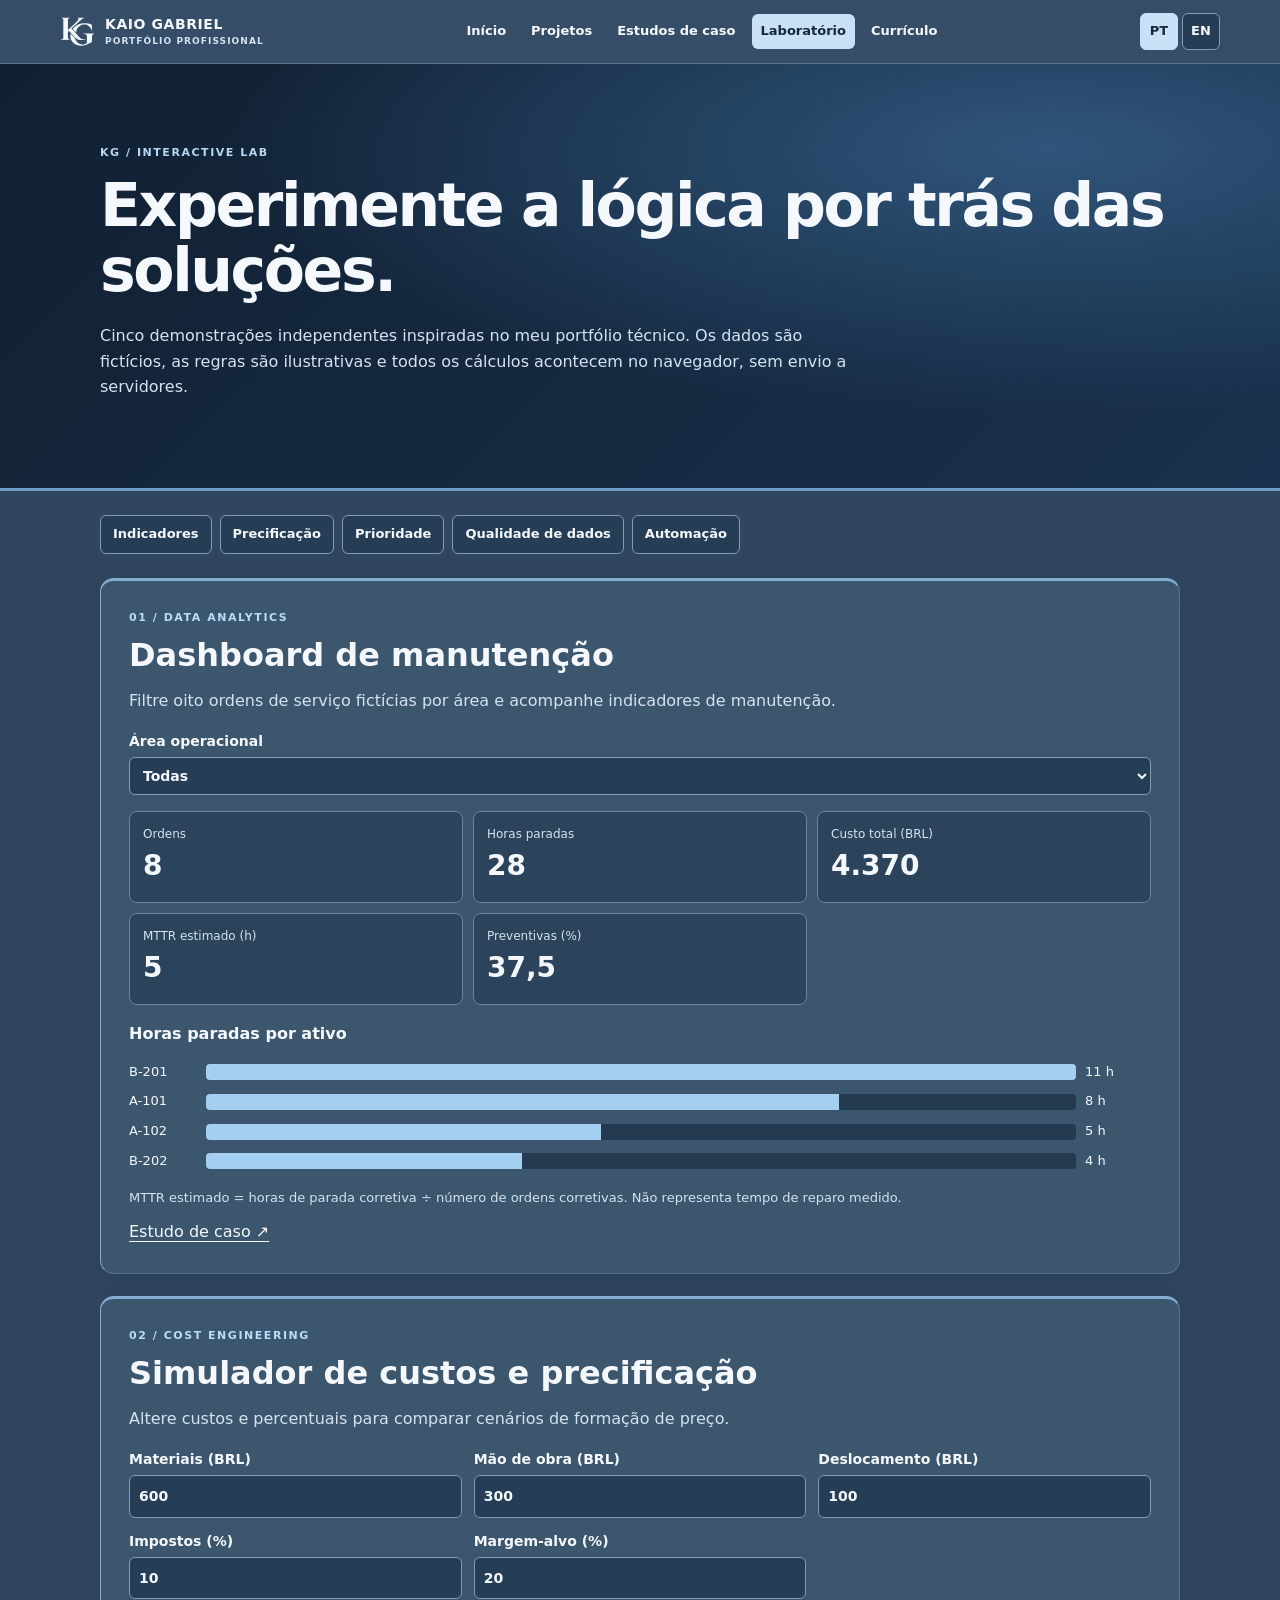
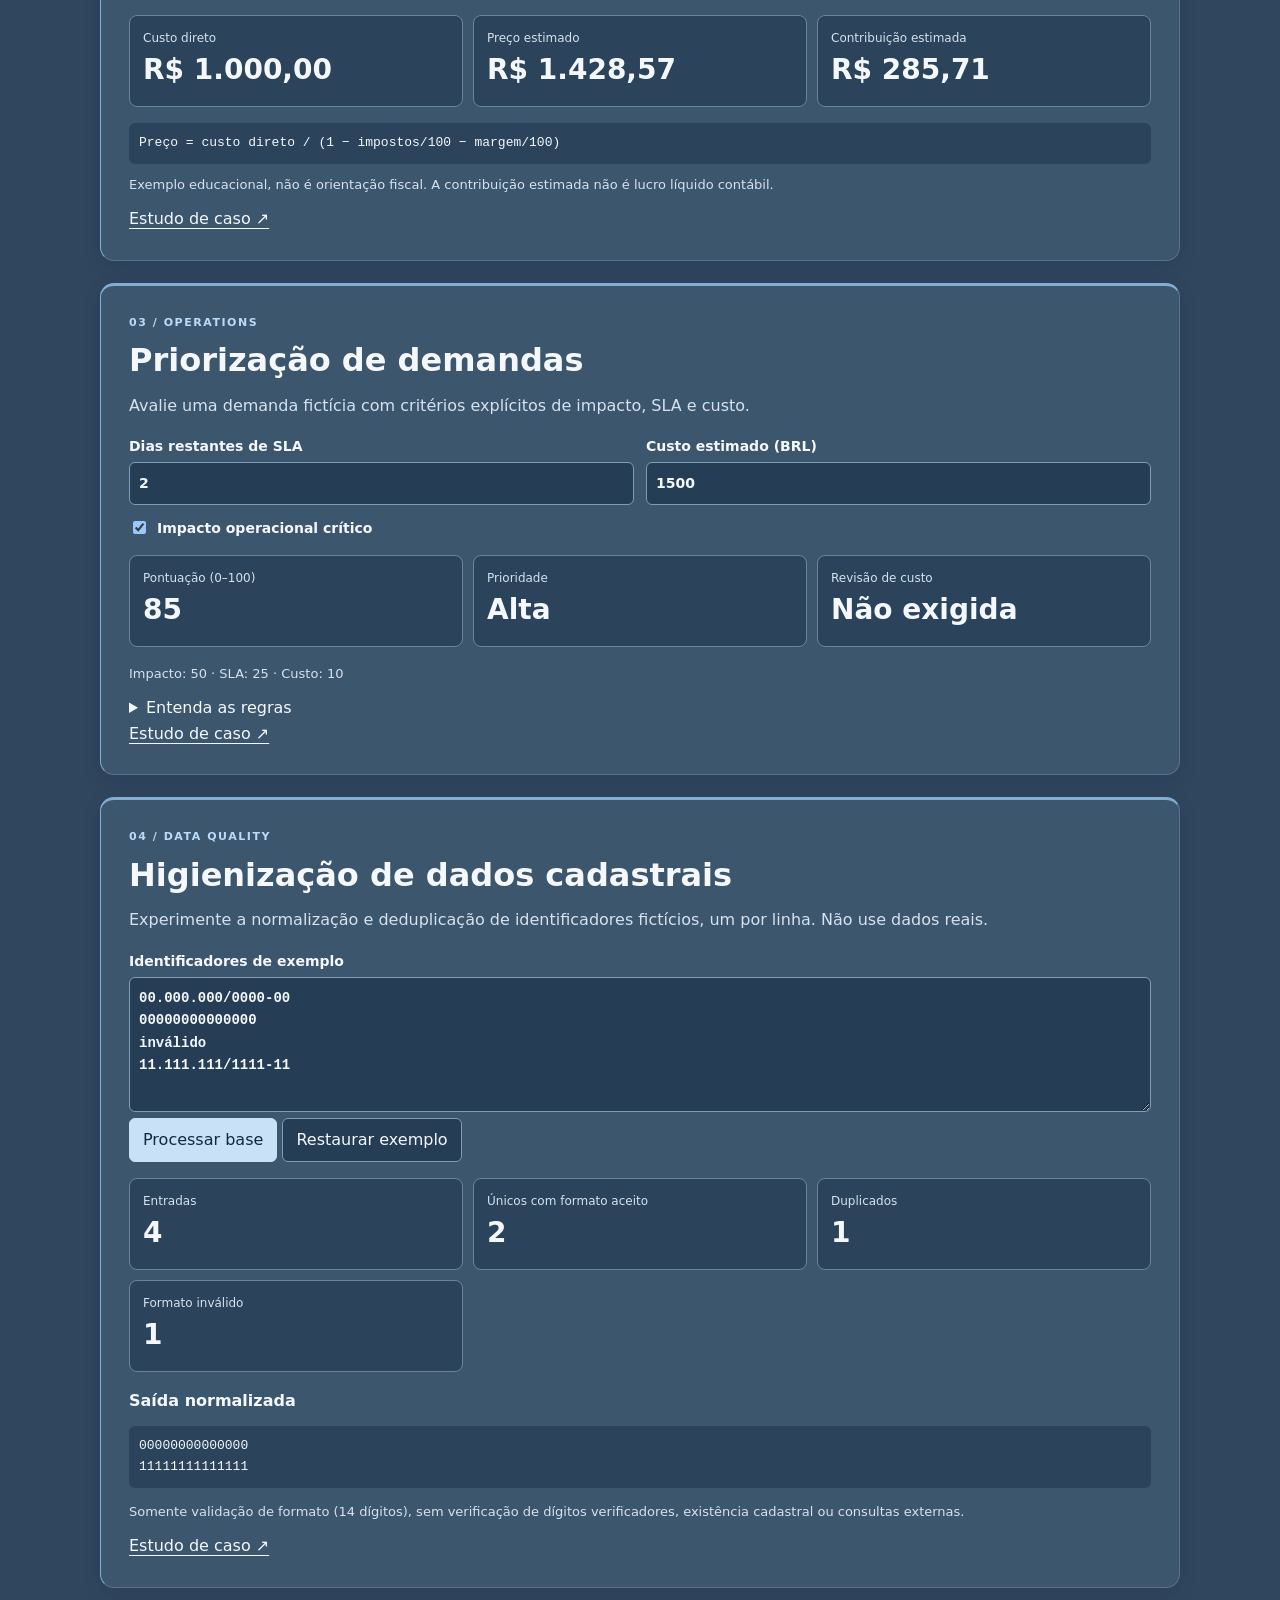
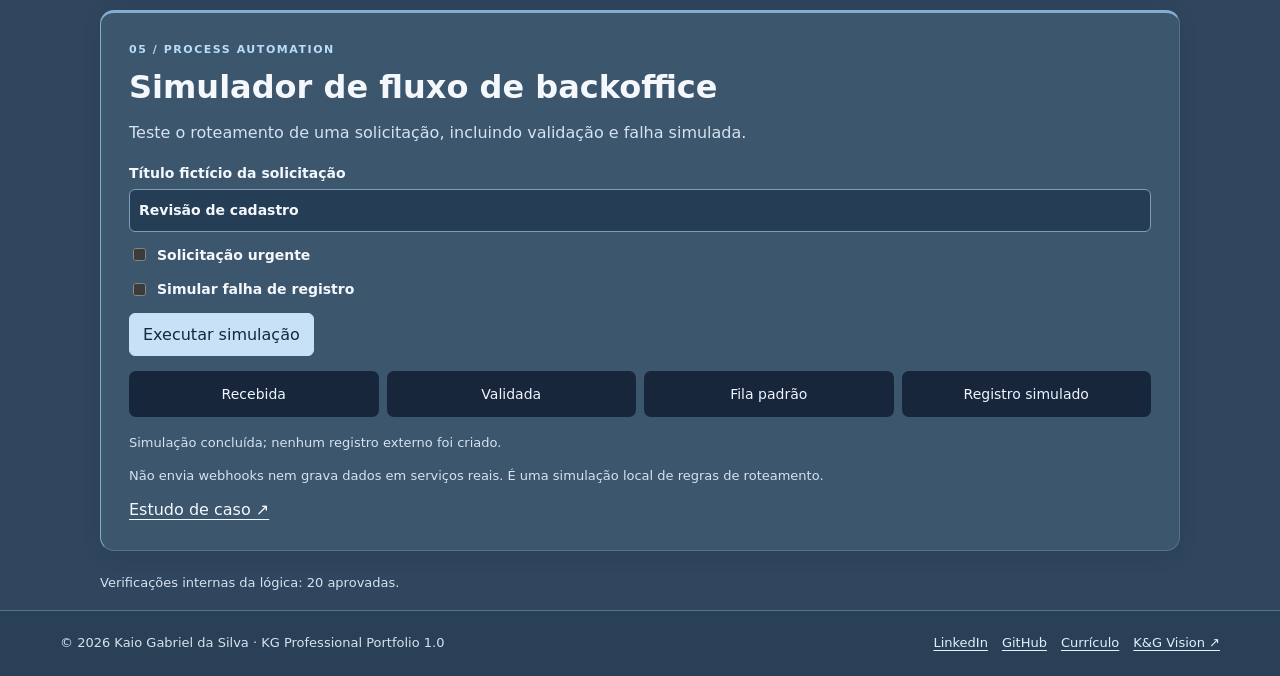
<file: portfolio/lab.html>
<!doctype html>
<html lang="pt-BR"><head><meta charset="utf-8"><meta name="viewport" content="width=device-width,initial-scale=1"><meta name="theme-color" content="#18263B"><title>Interactive Lab | Kaio Gabriel da Silva</title><meta name="description" content="Laboratório de análise de dados, engenharia de custos, priorização, qualidade de dados e automação."><link rel="canonical" href="https://kgasil.github.io/portfolio/lab.html"><style>
:root{--ink:#18263B;--muted:#4c5c72;--line:#c8d2de;--accent:#315c80;--paper:#e5eaf0}*{box-sizing:border-box}body{margin:0;background:var(--paper);color:var(--ink);font:16px/1.6 system-ui,sans-serif}a{color:inherit;text-underline-offset:4px}a:focus-visible,button:focus-visible,input:focus-visible,select:focus-visible,textarea:focus-visible{outline:3px solid #315C80;outline-offset:3px}.wrap{width:min(1080px,calc(100% - 48px));margin:auto}header{background:#eef1f4;border-bottom:1px solid var(--line)}.nav{display:flex;justify-content:space-between;align-items:center;gap:12px;min-height:70px;flex-wrap:wrap}.nav a{font-weight:700;text-decoration:none}.hero{background:#18263B;color:#EDF4FF;padding:56px 0}.hero p{color:#D0DCEB;max-width:760px}.eyebrow{font-size:11px;letter-spacing:.14em;text-transform:uppercase;font-weight:700;color:#B8CADC}h1{font-size:clamp(36px,6vw,60px);line-height:1.08;letter-spacing:-.04em;margin:12px 0 20px}h2{font-size:clamp(24px,3vw,32px);line-height:1.2;margin:10px 0 12px}h3{font-size:16px;margin:12px 0}p{margin:0 0 16px}button,select,input,textarea{font:inherit;color:var(--ink)}button{border:1px solid #8199b2;background:#eef1f4;border-radius:6px;padding:8px 13px;cursor:pointer}button[aria-pressed=true],.primary{background:var(--ink);color:white;border-color:var(--ink)}input:not([type=checkbox]),select,textarea{width:100%;min-width:0;border:1px solid #a3b4c6;border-radius:6px;padding:9px;background:#eef1f4}textarea{resize:vertical;min-height:135px;font-family:ui-monospace,monospace;font-size:14px}label{font-size:14px;font-weight:650;display:block}label input:not([type=checkbox]),label select,label textarea{margin-top:5px}label.check{display:flex;align-items:center;gap:8px;margin:12px 0}.index{display:flex;gap:8px;flex-wrap:wrap;padding:24px 0}.index a{border:1px solid var(--line);background:#eef1f4;border-radius:6px;padding:8px 12px;font-size:13px;font-weight:650;text-decoration:none}.panel{background:#eef1f4;border:1px solid var(--line);border-radius:14px;padding:28px;margin-bottom:22px;scroll-margin-top:16px}.panel .eyebrow{color:var(--accent)}.panel p,.hint{color:var(--muted)}.hint{font-size:13px;margin:10px 0}.fields{display:grid;grid-template-columns:repeat(3,minmax(0,1fr));gap:12px}.fields.two{grid-template-columns:repeat(2,minmax(0,1fr))}.results{display:grid;grid-template-columns:repeat(3,minmax(0,1fr));gap:10px;margin:16px 0}.metric{background:#dde4ec;border:1px solid var(--line);border-radius:8px;padding:13px}.metric span{font-size:12px;color:var(--muted);display:block}.metric output{font-size:clamp(19px,3vw,28px);font-weight:700;font-variant-numeric:tabular-nums;overflow-wrap:anywhere}.bars{display:grid;gap:9px;margin:15px 0}.bar-row{display:grid;grid-template-columns:68px 1fr 66px;align-items:center;gap:9px;font-size:13px}.track{background:#dde4ec;height:16px;border-radius:4px;overflow:hidden}.fill{height:100%;background:#315C80}.error{color:#9a2d24!important;font-weight:650}.flow{display:flex;flex-wrap:wrap;gap:8px;margin:15px 0}.node{background:#18263B;color:#EDF4FF;border-radius:7px;padding:12px;flex:1 1 130px;text-align:center;font-size:14px}.node.fail{background:#7b322b}.formula{font:13px/1.6 ui-monospace,monospace;background:#e5eaf0;padding:10px;border-radius:6px;overflow-wrap:anywhere}footer{border-top:1px solid var(--line);padding:24px 0;font-size:13px;color:var(--muted)}.skip{position:absolute;left:-9999px}.skip:focus{left:12px;top:12px;background:#eef1f4;padding:10px;z-index:10}.test-status{font-size:13px;color:var(--muted)}[hidden]{display:none!important}@media(max-width:700px){.wrap{width:calc(100% - 32px)}.panel{padding:18px}.hero{padding:40px 0}.fields,.fields.two{grid-template-columns:1fr}.results{grid-template-columns:repeat(2,minmax(0,1fr))}.bar-row{grid-template-columns:55px 1fr 45px}}@media(max-width:360px){.results{grid-template-columns:1fr}}</style><link rel="stylesheet" href="shared.css?v=20261126-balanced-navy"><link rel="icon" type="image/svg+xml" href="favicon.svg"><meta property="og:type" content="website"><meta property="og:title" content="Kaio Gabriel da Silva | Interactive Lab"></head><body><a class="skip" href="#main" data-pt="Ir ao conteúdo" data-en="Skip to content">Ir ao conteúdo</a><header class="kg-header"><div class="kg-wrap"><a id="back" class="kg-brand" href="./" data-kg-path="./"><svg viewBox="-4 -4 190 162" xmlns="http://www.w3.org/2000/svg" aria-hidden="true" width="120" height="102"><path fill="#18263B" d="M182,88L122,88L122,89L130,91L137,93L141,97L142,101L142,140L135,144L128,147L117,147L109,146L102,144L93,139L88,133L82,126L77,114L54,89L52,100L53,112L56,122L61,130L68,138L77,145L87,150L99,153L111,154L126,153L136,150L148,145L161,139L169,133L170,100L173,95L176,92L182,89Z M169,40L156,35L142,32L126,32L111,33L101,36L86,43L75,52L65,63L83,82L85,73L88,64L93,57L100,50L106,46L114,41L121,39L132,39L142,41L152,47L160,55L168,72L169,72Z M1,2L2,3L6,4L10,6L13,9L14,13L14,110L13,115L10,119L5,121L0,122L0,123L53,122L47,121L44,119L41,115L39,110L39,79L45,74L76,108L88,118L96,122L101,123L133,123L133,121L125,121L119,119L107,113L93,99L75,79L58,61L105,18L118,8L126,4L130,3L130,2L90,2L90,3L93,4L96,8L96,11L94,16L78,32L39,69L39,13L40,9L43,6L47,4L52,3L52,2Z"/></svg><span>KAIO GABRIEL<small data-pt="PORTFÓLIO PROFISSIONAL" data-en="PROFESSIONAL PORTFOLIO">PORTFÓLIO PROFISSIONAL</small></span></a><nav class="kg-nav" aria-label="Portfolio navigation"><a href="./" data-kg-path="./" data-pt="Início" data-en="Home">Início</a><a href="./#projetos" data-kg-path="./#projetos" data-pt="Projetos" data-en="Projects">Projetos</a><a href="cases.html" data-kg-path="cases.html" data-pt="Estudos de caso" data-en="Case studies">Estudos de caso</a><a href="lab.html" data-kg-path="lab.html" aria-current="page" data-pt="Laboratório" data-en="Lab">Laboratório</a><a href="resume.html" data-kg-path="resume.html" data-pt="Currículo" data-en="Résumé">Currículo</a></nav><div class="kg-languages"><button id="pt" type="button" aria-pressed="true" aria-label="Português">PT</button><button id="en" type="button" aria-pressed="false" aria-label="English">EN</button></div></div></header><main id="main"><div class="hero"><div class="wrap"><div class="eyebrow">KG / INTERACTIVE LAB</div><h1 data-pt="Experimente a lógica por trás das soluções." data-en="Explore the logic behind the solutions.">Experimente a lógica por trás das soluções.</h1><p data-pt="Cinco demonstrações independentes inspiradas no meu portfólio técnico. Os dados são fictícios, as regras são ilustrativas e todos os cálculos acontecem no navegador, sem envio a servidores." data-en="Five independent demonstrations inspired by my technical portfolio. Data is synthetic, rules are illustrative, and all calculations run in the browser without sending inputs to servers.">Cinco demonstrações independentes inspiradas no meu portfólio técnico. Os dados são fictícios, as regras são ilustrativas e todos os cálculos acontecem no navegador, sem envio a servidores.</p></div></div><div class="wrap"><nav class="index" aria-label="Lab tools"><a href="#dashboard" data-pt="Indicadores" data-en="Dashboard">Indicadores</a><a href="#pricing" data-pt="Precificação" data-en="Pricing">Precificação</a><a href="#priority" data-pt="Prioridade" data-en="Priority">Prioridade</a><a href="#quality" data-pt="Qualidade de dados" data-en="Data quality">Qualidade de dados</a><a href="#workflow" data-pt="Automação" data-en="Automation">Automação</a></nav><noscript><p>Ative JavaScript para usar as demonstrações / Enable JavaScript to use the demonstrations.</p></noscript>
<section class="panel" id="dashboard"><div class="eyebrow">01 / DATA ANALYTICS</div><h2 data-pt="Dashboard de manutenção" data-en="Maintenance dashboard">Dashboard de manutenção</h2><p data-pt="Filtre oito ordens de serviço fictícias por área e acompanhe indicadores de manutenção." data-en="Filter eight synthetic work orders by area and monitor maintenance indicators.">Filtre oito ordens de serviço fictícias por área e acompanhe indicadores de manutenção.</p><label><span data-pt="Área operacional" data-en="Operational area">Área operacional</span><select id="area"><option value="all" data-pt="Todas" data-en="All">Todas</option><option value="a" data-pt="Linha A" data-en="Line A">Linha A</option><option value="b" data-pt="Linha B" data-en="Line B">Linha B</option></select></label><div class="results" aria-live="polite"><div class="metric"><span data-pt="Ordens" data-en="Work orders">Ordens</span><output id="orders">—</output></div><div class="metric"><span data-pt="Horas paradas" data-en="Downtime hours">Horas paradas</span><output id="downtime">—</output></div><div class="metric"><span data-pt="Custo total (BRL)" data-en="Total cost (BRL)">Custo total (BRL)</span><output id="maint-cost">—</output></div><div class="metric"><span data-pt="MTTR estimado (h)" data-en="Estimated MTTR (h)">MTTR estimado (h)</span><output id="mttr">—</output></div><div class="metric"><span data-pt="Preventivas (%)" data-en="Preventive share (%)">Preventivas (%)</span><output id="preventive">—</output></div></div><h3 data-pt="Horas paradas por ativo" data-en="Downtime by asset">Horas paradas por ativo</h3><div id="bars" class="bars"></div><p class="hint" data-pt="MTTR estimado = horas de parada corretiva ÷ número de ordens corretivas. Não representa tempo de reparo medido." data-en="Estimated MTTR = corrective downtime hours ÷ corrective work orders. It is not measured repair time.">MTTR estimado = horas de parada corretiva ÷ número de ordens corretivas. Não representa tempo de reparo medido.</p><a href="cases.html#maintenance" data-pt="Estudo de caso ↗" data-en="Case study ↗">Estudo de caso ↗</a></section>
<section class="panel" id="pricing"><div class="eyebrow">02 / COST ENGINEERING</div><h2 data-pt="Simulador de custos e precificação" data-en="Cost and pricing simulator">Simulador de custos e precificação</h2><p data-pt="Altere custos e percentuais para comparar cenários de formação de preço." data-en="Change costs and percentages to compare pricing scenarios.">Altere custos e percentuais para comparar cenários de formação de preço.</p><div class="fields"><label><span data-pt="Materiais (BRL)" data-en="Materials (BRL)">Materiais (BRL)</span><input id="material" type="number" min="0" step="0.01" value="600"></label><label><span data-pt="Mão de obra (BRL)" data-en="Labor (BRL)">Mão de obra (BRL)</span><input id="labor" type="number" min="0" step="0.01" value="300"></label><label><span data-pt="Deslocamento (BRL)" data-en="Travel (BRL)">Deslocamento (BRL)</span><input id="travel" type="number" min="0" step="0.01" value="100"></label><label><span data-pt="Impostos (%)" data-en="Taxes (%)">Impostos (%)</span><input id="tax" type="number" min="0" max="99" step="0.1" value="10"></label><label><span data-pt="Margem-alvo (%)" data-en="Target margin (%)">Margem-alvo (%)</span><input id="margin" type="number" min="0" max="99" step="0.1" value="20"></label></div><div class="results" aria-live="polite"><div class="metric"><span data-pt="Custo direto" data-en="Direct cost">Custo direto</span><output id="q-cost">—</output></div><div class="metric"><span data-pt="Preço estimado" data-en="Estimated price">Preço estimado</span><output id="q-price">—</output></div><div class="metric"><span data-pt="Contribuição estimada" data-en="Estimated contribution">Contribuição estimada</span><output id="q-margin">—</output></div></div><p id="q-error" class="error" role="status"></p><div class="formula" data-pt="Preço = custo direto / (1 − impostos/100 − margem/100)" data-en="Price = direct cost / (1 − taxes/100 − margin/100)">Preço = custo direto / (1 − impostos/100 − margem/100)</div><p class="hint" data-pt="Exemplo educacional, não é orientação fiscal. A contribuição estimada não é lucro líquido contábil." data-en="Educational example, not tax advice. Estimated contribution is not accounting net profit.">Exemplo educacional, não é orientação fiscal. A contribuição estimada não é lucro líquido contábil.</p><a href="cases.html#quoting" data-pt="Estudo de caso ↗" data-en="Case study ↗">Estudo de caso ↗</a></section>
<section class="panel" id="priority"><div class="eyebrow">03 / OPERATIONS</div><h2 data-pt="Priorização de demandas" data-en="Demand prioritization">Priorização de demandas</h2><p data-pt="Avalie uma demanda fictícia com critérios explícitos de impacto, SLA e custo." data-en="Assess a synthetic request using explicit impact, SLA and cost criteria.">Avalie uma demanda fictícia com critérios explícitos de impacto, SLA e custo.</p><div class="fields two"><label><span data-pt="Dias restantes de SLA" data-en="Remaining SLA days">Dias restantes de SLA</span><input id="days" type="number" min="0" step="1" value="2"></label><label><span data-pt="Custo estimado (BRL)" data-en="Estimated cost (BRL)">Custo estimado (BRL)</span><input id="p-cost" type="number" min="0" step="0.01" value="1500"></label></div><label class="check"><input id="critical" type="checkbox" checked><span data-pt="Impacto operacional crítico" data-en="Critical operational impact">Impacto operacional crítico</span></label><div class="results" aria-live="polite"><div class="metric"><span data-pt="Pontuação (0–100)" data-en="Score (0–100)">Pontuação (0–100)</span><output id="score">—</output></div><div class="metric"><span data-pt="Prioridade" data-en="Priority">Prioridade</span><output id="level">—</output></div><div class="metric"><span data-pt="Revisão de custo" data-en="Cost review">Revisão de custo</span><output id="review">—</output></div></div><p id="p-detail" class="hint" aria-live="polite"></p><details><summary data-pt="Entenda as regras" data-en="Understand the rules">Entenda as regras</summary><p class="hint" data-pt="Impacto: crítico 50, comum 10. SLA: até 1 dia = 35; até 3 = 25; até 7 = 15; demais = 5. Custo: a partir de R$ 10 mil = 15; a partir de R$ 1 mil = 10; demais = 5. Alta ≥75; média ≥45; revisão a partir de R$ 10 mil. Regras próprias desta demo, não equivalentes ao código Java original." data-en="Impact: critical 50, regular 10. SLA: up to 1 day = 35; up to 3 = 25; up to 7 = 15; otherwise = 5. Cost: BRL 10k+ = 15; BRL 1k+ = 10; otherwise = 5. High ≥75; medium ≥45; review at BRL 10k+. Demo-specific rules, not equivalent to the original Java code.">Impacto: crítico 50, comum 10. SLA: até 1 dia = 35; até 3 = 25; até 7 = 15; demais = 5. Custo: a partir de R$ 10 mil = 15; a partir de R$ 1 mil = 10; demais = 5. Alta ≥75; média ≥45; revisão a partir de R$ 10 mil. Regras próprias desta demo, não equivalentes ao código Java original.</p></details><a href="cases.html#priority" data-pt="Estudo de caso ↗" data-en="Case study ↗">Estudo de caso ↗</a></section>
<section class="panel" id="quality"><div class="eyebrow">04 / DATA QUALITY</div><h2 data-pt="Higienização de dados cadastrais" data-en="Registration data cleansing">Higienização de dados cadastrais</h2><p data-pt="Experimente a normalização e deduplicação de identificadores fictícios, um por linha. Não use dados reais." data-en="Try normalization and deduplication of synthetic identifiers, one per line. Do not use real data.">Experimente a normalização e deduplicação de identificadores fictícios, um por linha. Não use dados reais.</p><label><span data-pt="Identificadores de exemplo" data-en="Sample identifiers">Identificadores de exemplo</span><textarea id="records" maxlength="10000" spellcheck="false" autocomplete="off">00.000.000/0000-00
00000000000000
inválido
11.111.111/1111-11</textarea></label><button id="clean" type="button" class="primary" data-pt="Processar base" data-en="Process data">Processar base</button> <button id="reset-data" type="button" data-pt="Restaurar exemplo" data-en="Reset sample">Restaurar exemplo</button><div class="results" aria-live="polite"><div class="metric"><span data-pt="Entradas" data-en="Input records">Entradas</span><output id="total">—</output></div><div class="metric"><span data-pt="Únicos com formato aceito" data-en="Unique format-valid">Únicos com formato aceito</span><output id="valid">—</output></div><div class="metric"><span data-pt="Duplicados" data-en="Duplicates">Duplicados</span><output id="duplicates">—</output></div><div class="metric"><span data-pt="Formato inválido" data-en="Invalid format">Formato inválido</span><output id="invalid">—</output></div></div><h3 data-pt="Saída normalizada" data-en="Normalized output">Saída normalizada</h3><pre id="cleaned" class="formula" aria-live="polite"></pre><p class="hint" data-pt="Somente validação de formato (14 dígitos), sem verificação de dígitos verificadores, existência cadastral ou consultas externas." data-en="Format validation only (14 digits), with no check-digit validation, registry existence verification or external lookup.">Somente validação de formato (14 dígitos), sem verificação de dígitos verificadores, existência cadastral ou consultas externas.</p><a href="cases.html#enrichment" data-pt="Estudo de caso ↗" data-en="Case study ↗">Estudo de caso ↗</a></section>
<section class="panel" id="workflow"><div class="eyebrow">05 / PROCESS AUTOMATION</div><h2 data-pt="Simulador de fluxo de backoffice" data-en="Backoffice workflow simulator">Simulador de fluxo de backoffice</h2><p data-pt="Teste o roteamento de uma solicitação, incluindo validação e falha simulada." data-en="Test routing of a request, including validation and simulated failure.">Teste o roteamento de uma solicitação, incluindo validação e falha simulada.</p><label><span data-pt="Título fictício da solicitação" data-en="Synthetic request title">Título fictício da solicitação</span><input id="request" maxlength="100" autocomplete="off" value="Revisão de cadastro"></label><label class="check"><input type="checkbox" id="urgent"><span data-pt="Solicitação urgente" data-en="Urgent request">Solicitação urgente</span></label><label class="check"><input type="checkbox" id="fail"><span data-pt="Simular falha de registro" data-en="Simulate logging failure">Simular falha de registro</span></label><button id="run-flow" type="button" class="primary" data-pt="Executar simulação" data-en="Run simulation">Executar simulação</button><div class="flow" id="flow-result" aria-live="polite"></div><p id="flow-message" class="hint" role="status"></p><p class="hint" data-pt="Não envia webhooks nem grava dados em serviços reais. É uma simulação local de regras de roteamento." data-en="Does not send webhooks or store data in real services. This is a local simulation of routing rules.">Não envia webhooks nem grava dados em serviços reais. É uma simulação local de regras de roteamento.</p><a href="cases.html#webhooks" data-pt="Estudo de caso ↗" data-en="Case study ↗">Estudo de caso ↗</a></section>
<p id="tests" class="test-status" role="status"></p></div></main><footer class="kg-footer"><div class="kg-wrap"><div>© 2026 Kaio Gabriel da Silva · KG Professional Portfolio 1.0 <!-- kg-personal-portfolio-v1 --></div><nav aria-label="Professional links"><a href="https://www.linkedin.com/in/kaio-gabriel-da-silva">LinkedIn</a><a href="https://github.com/Kgasil">GitHub</a><a href="resume.html" data-kg-path="resume.html" data-pt="Currículo" data-en="Résumé">Currículo</a><a href="../">K&amp;G Vision ↗</a></nav></div></footer><script src="lab-core.js"></script><script src="lab-ui.js"></script><script src="shared.js"></script></body></html>
</file>
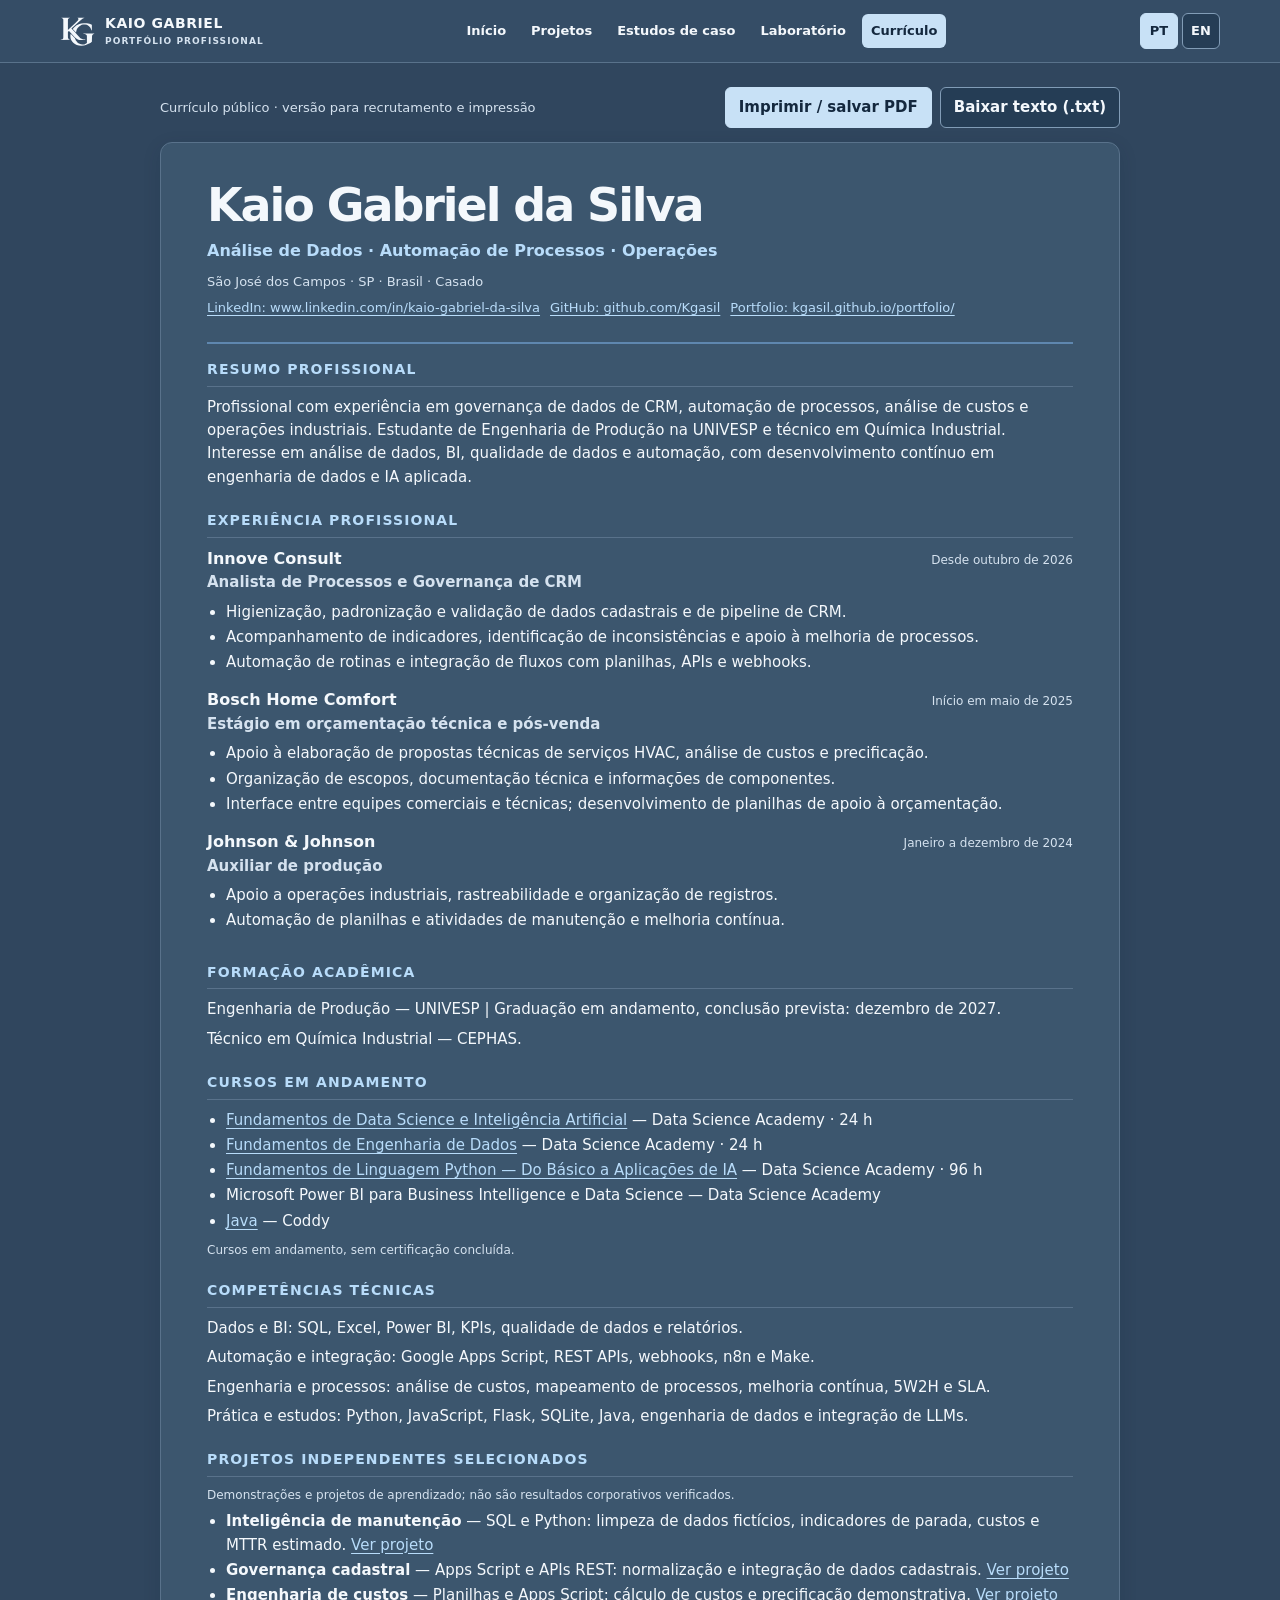
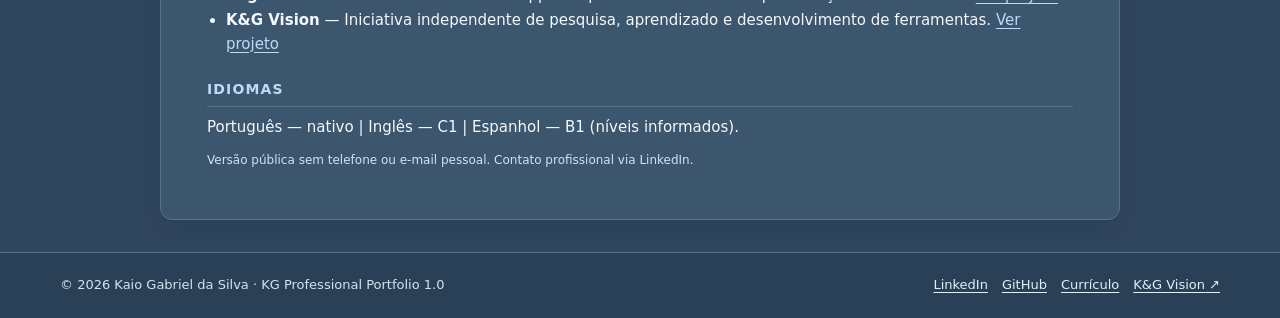
<file: portfolio/resume.html>
<!doctype html><html lang="pt-BR"><head><meta charset="utf-8"><meta name="viewport" content="width=device-width,initial-scale=1"><title>Currículo | Kaio Gabriel da Silva</title><meta name="description" content="Currículo profissional de Kaio Gabriel da Silva, com foco em análise de dados, automação e operações."><link rel="canonical" href="https://kgasil.github.io/portfolio/resume.html"><meta name="theme-color" content="#18263B"><style>
:root{--ink:#18263B;--muted:#4c5c72;--line:#c8d2de;--accent:#315c80;--paper:#e5eaf0}*{box-sizing:border-box}body{margin:0;background:var(--paper);color:var(--ink);font:15px/1.55 system-ui,-apple-system,BlinkMacSystemFont,"Segoe UI",sans-serif}a{color:var(--accent);text-underline-offset:3px;overflow-wrap:anywhere}a:focus-visible,button:focus-visible{outline:3px solid #315c80;outline-offset:3px}.wrap{width:min(960px,calc(100% - 40px));margin:auto}header{border-bottom:1px solid var(--line);background:#eef1f4}.nav{display:flex;align-items:center;justify-content:space-between;gap:12px;padding:16px 0;flex-wrap:wrap}.nav>a{font-weight:700;text-decoration:none;color:var(--ink)}button,.action{display:inline-block;font:inherit;font-weight:650;padding:8px 13px;border:1px solid #8199b2;border-radius:6px;background:#eef1f4;color:var(--ink);text-decoration:none;cursor:pointer}button[aria-pressed=true],.primary{background:#18263B;color:#EDF4FF;border-color:#18263B}.toolbar{display:flex;align-items:center;gap:8px;flex-wrap:wrap;margin:24px auto 14px}.toolbar p{flex:1 1 230px;margin:0;color:var(--muted);font-size:13px}.sheet{background:#eef1f4;border:1px solid var(--line);border-radius:12px;padding:38px 46px;box-shadow:0 8px 28px #18263b08;margin:0 auto 32px}.cv-head{border-bottom:2px solid #18263B;padding-bottom:18px}h1{font-size:clamp(30px,5vw,46px);line-height:1.08;letter-spacing:-.045em;margin:0 0 8px}.subtitle{font-weight:650;font-size:16px;color:var(--accent);margin:0 0 8px}.location,.links{font-size:13px;color:var(--muted);margin:6px 0}.links{display:flex;flex-wrap:wrap;gap:10px}.cv-section{padding:15px 0 0}.cv-section h2{font-size:14px;text-transform:uppercase;letter-spacing:.08em;border-bottom:1px solid var(--line);padding-bottom:5px;margin:0 0 9px}.cv-section p{margin:0 0 6px}.role{margin:0 0 14px}.role-head{display:flex;justify-content:space-between;align-items:baseline;gap:10px;flex-wrap:wrap}.role-head h3{font-size:16px;margin:0}.date{font-size:12px;color:var(--muted)}.job-title{font-weight:600;color:var(--muted)}ul{padding-left:19px;margin:4px 0 8px}li{margin:2px 0}.note{font-size:12px;color:var(--muted)}footer{color:var(--muted);font-size:12px;padding:0 0 24px}.skip{position:absolute;left:-9999px}.skip:focus{left:10px;top:10px;background:#eef1f4;padding:10px;z-index:10}@media(max-width:640px){.wrap{width:calc(100% - 24px)}.sheet{padding:22px 18px}.toolbar{margin:14px auto}.role-head{gap:2px}.date{width:100%}}@page{size:A4;margin:13mm}@media print{body{background:white;font-size:10pt;line-height:1.35;color:#18263B}header,.toolbar,footer,.skip{display:none!important}.wrap{width:100%}.sheet{border:0;box-shadow:none;padding:0;margin:0}.cv-head{padding-bottom:10px}h1{font-size:25pt}.subtitle{font-size:12pt}.cv-section{padding-top:9px}.cv-section h2{font-size:10pt;margin-bottom:5px}.role{break-inside:avoid;margin-bottom:8px}.role-head h3{font-size:11pt}.date,.note,.location,.links{font-size:9pt}ul{margin:3px 0 5px}a{color:#18263B;text-decoration:none}.cv-section h2{break-after:avoid}}</style><link rel="stylesheet" href="shared.css?v=20261126-balanced-navy"><link rel="icon" type="image/svg+xml" href="favicon.svg"><meta property="og:type" content="website"><meta property="og:title" content="Kaio Gabriel da Silva | Professional Résumé"></head><body><a class="skip" href="#main" data-pt="Ir ao conteúdo" data-en="Skip to content">Ir ao conteúdo</a><header class="kg-header"><div class="kg-wrap"><a id="back" class="kg-brand" href="./" data-kg-path="./"><svg viewBox="-4 -4 190 162" xmlns="http://www.w3.org/2000/svg" aria-hidden="true" width="120" height="102"><path fill="#18263B" d="M182,88L122,88L122,89L130,91L137,93L141,97L142,101L142,140L135,144L128,147L117,147L109,146L102,144L93,139L88,133L82,126L77,114L54,89L52,100L53,112L56,122L61,130L68,138L77,145L87,150L99,153L111,154L126,153L136,150L148,145L161,139L169,133L170,100L173,95L176,92L182,89Z M169,40L156,35L142,32L126,32L111,33L101,36L86,43L75,52L65,63L83,82L85,73L88,64L93,57L100,50L106,46L114,41L121,39L132,39L142,41L152,47L160,55L168,72L169,72Z M1,2L2,3L6,4L10,6L13,9L14,13L14,110L13,115L10,119L5,121L0,122L0,123L53,122L47,121L44,119L41,115L39,110L39,79L45,74L76,108L88,118L96,122L101,123L133,123L133,121L125,121L119,119L107,113L93,99L75,79L58,61L105,18L118,8L126,4L130,3L130,2L90,2L90,3L93,4L96,8L96,11L94,16L78,32L39,69L39,13L40,9L43,6L47,4L52,3L52,2Z"/></svg><span>KAIO GABRIEL<small data-pt="PORTFÓLIO PROFISSIONAL" data-en="PROFESSIONAL PORTFOLIO">PORTFÓLIO PROFISSIONAL</small></span></a><nav class="kg-nav" aria-label="Portfolio navigation"><a href="./" data-kg-path="./" data-pt="Início" data-en="Home">Início</a><a href="./#projetos" data-kg-path="./#projetos" data-pt="Projetos" data-en="Projects">Projetos</a><a href="cases.html" data-kg-path="cases.html" data-pt="Estudos de caso" data-en="Case studies">Estudos de caso</a><a href="lab.html" data-kg-path="lab.html" data-pt="Laboratório" data-en="Lab">Laboratório</a><a href="resume.html" data-kg-path="resume.html" aria-current="page" data-pt="Currículo" data-en="Résumé">Currículo</a></nav><div class="kg-languages"><button id="pt" type="button" aria-pressed="true" aria-label="Português">PT</button><button id="en" type="button" aria-pressed="false" aria-label="English">EN</button></div></div></header><main id="main"><div class="wrap toolbar"><p data-pt="Currículo público · versão para recrutamento e impressão" data-en="Public résumé · recruiter and print version">Currículo público · versão para recrutamento e impressão</p><button type="button" class="primary" id="print" data-pt="Imprimir / salvar PDF" data-en="Print / save PDF">Imprimir / salvar PDF</button><button type="button" id="download" data-pt="Baixar texto (.txt)" data-en="Download text (.txt)">Baixar texto (.txt)</button></div><article class="wrap sheet"><div class="cv-head"><h1>Kaio Gabriel da Silva</h1><p class="subtitle" data-pt="Análise de Dados · Automação de Processos · Operações" data-en="Data Analytics · Process Automation · Operations">Análise de Dados · Automação de Processos · Operações</p><p class="location">São José dos Campos · SP · Brasil · <span data-pt="Casado" data-en="Married">Casado</span></p><div class="links"><a href="https://www.linkedin.com/in/kaio-gabriel-da-silva">LinkedIn: www.linkedin.com/in/kaio-gabriel-da-silva</a><a href="https://github.com/Kgasil">GitHub: github.com/Kgasil</a><a href="https://kgasil.github.io/portfolio/">Portfolio: kgasil.github.io/portfolio/</a></div></div><section class="cv-section" id="section-1"><h2 data-pt="Resumo profissional" data-en="Professional summary">Resumo profissional</h2><p data-pt="Profissional com experiência em governança de dados de CRM, automação de processos, análise de custos e operações industriais. Estudante de Engenharia de Produção na UNIVESP e técnico em Química Industrial. Interesse em análise de dados, BI, qualidade de dados e automação, com desenvolvimento contínuo em engenharia de dados e IA aplicada." data-en="Professional with experience in CRM data governance, process automation, cost analysis and industrial operations. Production Engineering student at UNIVESP and Industrial Chemistry technician. Interested in data analytics, BI, data quality and automation, with ongoing development in data engineering and applied AI.">Profissional com experiência em governança de dados de CRM, automação de processos, análise de custos e operações industriais. Estudante de Engenharia de Produção na UNIVESP e técnico em Química Industrial. Interesse em análise de dados, BI, qualidade de dados e automação, com desenvolvimento contínuo em engenharia de dados e IA aplicada.</p></section><section class="cv-section" id="section-2"><h2 data-pt="Experiência profissional" data-en="Professional experience">Experiência profissional</h2><article class="role"><div class="role-head"><h3>Innove Consult</h3><span class="date" data-pt="Desde outubro de 2026" data-en="Since October 2026">Desde outubro de 2026</span></div><p class="job-title" data-pt="Analista de Processos e Governança de CRM" data-en="Process &amp; CRM Governance Analyst">Analista de Processos e Governança de CRM</p><ul><li data-pt="Higienização, padronização e validação de dados cadastrais e de pipeline de CRM." data-en="Cleansing, standardization and validation of registration and CRM pipeline data.">Higienização, padronização e validação de dados cadastrais e de pipeline de CRM.</li><li data-pt="Acompanhamento de indicadores, identificação de inconsistências e apoio à melhoria de processos." data-en="Monitoring indicators, identifying inconsistencies and supporting process improvement.">Acompanhamento de indicadores, identificação de inconsistências e apoio à melhoria de processos.</li><li data-pt="Automação de rotinas e integração de fluxos com planilhas, APIs e webhooks." data-en="Workflow automation and integration using spreadsheets, APIs and webhooks.">Automação de rotinas e integração de fluxos com planilhas, APIs e webhooks.</li></ul></article><article class="role"><div class="role-head"><h3>Bosch Home Comfort</h3><span class="date" data-pt="Início em maio de 2025" data-en="Started May 2025">Início em maio de 2025</span></div><p class="job-title" data-pt="Estágio em orçamentação técnica e pós-venda" data-en="Technical quoting and after-sales internship">Estágio em orçamentação técnica e pós-venda</p><ul><li data-pt="Apoio à elaboração de propostas técnicas de serviços HVAC, análise de custos e precificação." data-en="Supported HVAC service proposals, cost analysis and pricing.">Apoio à elaboração de propostas técnicas de serviços HVAC, análise de custos e precificação.</li><li data-pt="Organização de escopos, documentação técnica e informações de componentes." data-en="Organized scopes, technical documentation and component information.">Organização de escopos, documentação técnica e informações de componentes.</li><li data-pt="Interface entre equipes comerciais e técnicas; desenvolvimento de planilhas de apoio à orçamentação." data-en="Coordinated between commercial and technical teams; developed spreadsheets to support quoting.">Interface entre equipes comerciais e técnicas; desenvolvimento de planilhas de apoio à orçamentação.</li></ul></article><article class="role"><div class="role-head"><h3>Johnson &amp; Johnson</h3><span class="date" data-pt="Janeiro a dezembro de 2024" data-en="January–December 2024">Janeiro a dezembro de 2024</span></div><p class="job-title" data-pt="Auxiliar de produção" data-en="Production Assistant">Auxiliar de produção</p><ul><li data-pt="Apoio a operações industriais, rastreabilidade e organização de registros." data-en="Supported industrial operations, traceability and record organization.">Apoio a operações industriais, rastreabilidade e organização de registros.</li><li data-pt="Automação de planilhas e atividades de manutenção e melhoria contínua." data-en="Spreadsheet automation, maintenance activities and continuous improvement.">Automação de planilhas e atividades de manutenção e melhoria contínua.</li></ul></article></section><section class="cv-section" id="section-3"><h2 data-pt="Formação acadêmica" data-en="Education">Formação acadêmica</h2><p data-pt="Engenharia de Produção — UNIVESP | Graduação em andamento, conclusão prevista: dezembro de 2027." data-en="Production Engineering — UNIVESP | Degree in progress, expected graduation: December 2027.">Engenharia de Produção — UNIVESP | Graduação em andamento, conclusão prevista: dezembro de 2027.</p><p data-pt="Técnico em Química Industrial — CEPHAS." data-en="Industrial Chemistry technician — CEPHAS.">Técnico em Química Industrial — CEPHAS.</p></section><section class="cv-section" id="courses"><h2 data-pt="Cursos em andamento" data-en="Courses in progress">Cursos em andamento</h2><ul><li><a href="https://www.datascienceacademy.com.br/course/fundamentos-de-data-science-e-inteligencia-artificial"><span data-pt="Fundamentos de Data Science e Inteligência Artificial" data-en="Foundations of Data Science and Artificial Intelligence">Fundamentos de Data Science e Inteligência Artificial</span></a> — Data Science Academy · 24 h</li><li><a href="https://www.datascienceacademy.com.br/course/fundamentos-de-engenharia-de-dados"><span data-pt="Fundamentos de Engenharia de Dados" data-en="Foundations of Data Engineering">Fundamentos de Engenharia de Dados</span></a> — Data Science Academy · 24 h</li><li><a href="https://www.datascienceacademy.com.br/course/fundamentos-de-linguagem-python-do-basico-a-aplicacoes-de-ia"><span data-pt="Fundamentos de Linguagem Python — Do Básico a Aplicações de IA" data-en="Python Foundations — From Basics to AI Applications">Fundamentos de Linguagem Python — Do Básico a Aplicações de IA</span></a> — Data Science Academy · 96 h</li><li><span data-pt="Microsoft Power BI para Business Intelligence e Data Science" data-en="Microsoft Power BI for Business Intelligence and Data Science">Microsoft Power BI para Business Intelligence e Data Science</span> — Data Science Academy</li><li><a href="https://coddy.tech/landing/pt/java"><span data-pt="Java" data-en="Java">Java</span></a> — Coddy</li></ul><p class="note" data-pt="Cursos em andamento, sem certificação concluída." data-en="Courses in progress, not completed certifications.">Cursos em andamento, sem certificação concluída.</p></section><section class="cv-section" id="section-4"><h2 data-pt="Competências técnicas" data-en="Technical skills">Competências técnicas</h2><p data-pt="Dados e BI: SQL, Excel, Power BI, KPIs, qualidade de dados e relatórios." data-en="Data &amp; BI: SQL, Excel, Power BI, KPIs, data quality and reporting.">Dados e BI: SQL, Excel, Power BI, KPIs, qualidade de dados e relatórios.</p><p data-pt="Automação e integração: Google Apps Script, REST APIs, webhooks, n8n e Make." data-en="Automation &amp; integration: Google Apps Script, REST APIs, webhooks, n8n and Make.">Automação e integração: Google Apps Script, REST APIs, webhooks, n8n e Make.</p><p data-pt="Engenharia e processos: análise de custos, mapeamento de processos, melhoria contínua, 5W2H e SLA." data-en="Engineering &amp; processes: cost analysis, process mapping, continuous improvement, 5W2H and SLA.">Engenharia e processos: análise de custos, mapeamento de processos, melhoria contínua, 5W2H e SLA.</p><p data-pt="Prática e estudos: Python, JavaScript, Flask, SQLite, Java, engenharia de dados e integração de LLMs." data-en="Practice &amp; ongoing study: Python, JavaScript, Flask, SQLite, Java, data engineering and LLM integration.">Prática e estudos: Python, JavaScript, Flask, SQLite, Java, engenharia de dados e integração de LLMs.</p></section><section class="cv-section" id="section-5"><h2 data-pt="Projetos independentes selecionados" data-en="Selected independent projects">Projetos independentes selecionados</h2><p class="note" data-pt="Demonstrações e projetos de aprendizado; não são resultados corporativos verificados." data-en="Demonstrations and learning projects; not verified corporate results.">Demonstrações e projetos de aprendizado; não são resultados corporativos verificados.</p><ul><li><strong data-pt="Inteligência de manutenção" data-en="Maintenance intelligence">Inteligência de manutenção</strong> — <span data-pt="SQL e Python: limpeza de dados fictícios, indicadores de parada, custos e MTTR estimado." data-en="SQL and Python: synthetic data cleaning, downtime, cost and estimated MTTR indicators.">SQL e Python: limpeza de dados fictícios, indicadores de parada, custos e MTTR estimado.</span> <a href="cases.html#maintenance" data-pt="Ver projeto" data-en="View project">Ver projeto</a></li><li><strong data-pt="Governança cadastral" data-en="Master data governance">Governança cadastral</strong> — <span data-pt="Apps Script e APIs REST: normalização e integração de dados cadastrais." data-en="Apps Script and REST APIs: registration data normalization and integration.">Apps Script e APIs REST: normalização e integração de dados cadastrais.</span> <a href="cases.html#enrichment" data-pt="Ver projeto" data-en="View project">Ver projeto</a></li><li><strong data-pt="Engenharia de custos" data-en="Cost engineering">Engenharia de custos</strong> — <span data-pt="Planilhas e Apps Script: cálculo de custos e precificação demonstrativa." data-en="Spreadsheets and Apps Script: demonstrative costing and pricing.">Planilhas e Apps Script: cálculo de custos e precificação demonstrativa.</span> <a href="cases.html#quoting" data-pt="Ver projeto" data-en="View project">Ver projeto</a></li><li><strong data-pt="K&amp;G Vision" data-en="K&amp;G Vision">K&amp;G Vision</strong> — <span data-pt="Iniciativa independente de pesquisa, aprendizado e desenvolvimento de ferramentas." data-en="Independent research, learning and tool development initiative.">Iniciativa independente de pesquisa, aprendizado e desenvolvimento de ferramentas.</span> <a href="../" data-pt="Ver projeto" data-en="View project">Ver projeto</a></li></ul></section><section class="cv-section" id="section-6"><h2 data-pt="Idiomas" data-en="Languages">Idiomas</h2><p data-pt="Português — nativo | Inglês — C1 | Espanhol — B1 (níveis informados)." data-en="Portuguese — native | English — C1 | Spanish — B1 (self-reported levels).">Português — nativo | Inglês — C1 | Espanhol — B1 (níveis informados).</p></section><p class="note" data-pt="Versão pública sem telefone ou e-mail pessoal. Contato profissional via LinkedIn." data-en="Public version without personal phone or email. Professional contact via LinkedIn.">Versão pública sem telefone ou e-mail pessoal. Contato profissional via LinkedIn.</p></article></main><footer class="kg-footer"><div class="kg-wrap"><div>© 2026 Kaio Gabriel da Silva · KG Professional Portfolio 1.0 <!-- kg-personal-portfolio-v1 --></div><nav aria-label="Professional links"><a href="https://www.linkedin.com/in/kaio-gabriel-da-silva">LinkedIn</a><a href="https://github.com/Kgasil">GitHub</a><a href="resume.html" data-kg-path="resume.html" data-pt="Currículo" data-en="Résumé">Currículo</a><a href="../">K&amp;G Vision ↗</a></nav></div></footer><script>(()=>{const texts=["Kaio Gabriel da Silva\nAnálise de Dados | Automação de Processos | Operações\nSão José dos Campos, SP, Brasil | Casado\nLinkedIn: https://www.linkedin.com/in/kaio-gabriel-da-silva\nGitHub: https://github.com/Kgasil\nPortfolio: https://kgasil.github.io/portfolio/\n\nRESUMO PROFISSIONAL\nProfissional com experiência em governança de dados de CRM, automação de processos, análise de custos e operações industriais. Estudante de Engenharia de Produção na UNIVESP e técnico em Química Industrial. Interesse em análise de dados, BI, qualidade de dados e automação, com desenvolvimento contínuo em engenharia de dados e IA aplicada.\n\nEXPERIÊNCIA PROFISSIONAL\nInnove Consult | Analista de Processos e Governança de CRM | Desde outubro de 2026\n- Higienização, padronização e validação de dados cadastrais e de pipeline de CRM.\n- Acompanhamento de indicadores, identificação de inconsistências e apoio à melhoria de processos.\n- Automação de rotinas e integração de fluxos com planilhas, APIs e webhooks.\nBosch Home Comfort | Estágio em orçamentação técnica e pós-venda | Início em maio de 2025\n- Apoio à elaboração de propostas técnicas de serviços HVAC, análise de custos e precificação.\n- Organização de escopos, documentação técnica e informações de componentes.\n- Interface entre equipes comerciais e técnicas; desenvolvimento de planilhas de apoio à orçamentação.\nJohnson & Johnson | Auxiliar de produção | Janeiro a dezembro de 2024\n- Apoio a operações industriais, rastreabilidade e organização de registros.\n- Automação de planilhas e atividades de manutenção e melhoria contínua.\n\nFORMAÇÃO ACADÊMICA\nEngenharia de Produção — UNIVESP | Graduação em andamento, conclusão prevista: dezembro de 2027.\nTécnico em Química Industrial — CEPHAS.\n\nCURSOS EM ANDAMENTO\n- Fundamentos de Data Science e Inteligência Artificial — Data Science Academy · 24 h\n- Fundamentos de Engenharia de Dados — Data Science Academy · 24 h\n- Fundamentos de Linguagem Python — Do Básico a Aplicações de IA — Data Science Academy · 96 h\n- Microsoft Power BI para Business Intelligence e Data Science — Data Science Academy\n- Java — Coddy\n\nCOMPETÊNCIAS TÉCNICAS\nDados e BI: SQL, Excel, Power BI, KPIs, qualidade de dados e relatórios.\nAutomação e integração: Google Apps Script, REST APIs, webhooks, n8n e Make.\nEngenharia e processos: análise de custos, mapeamento de processos, melhoria contínua, 5W2H e SLA.\nPrática e estudos: Python, JavaScript, Flask, SQLite, Java, engenharia de dados e integração de LLMs.\n\nPROJETOS INDEPENDENTES SELECIONADOS\n- Inteligência de manutenção: SQL e Python: limpeza de dados fictícios, indicadores de parada, custos e MTTR estimado. | https://kgasil.github.io/portfolio/cases.html#maintenance\n- Governança cadastral: Apps Script e APIs REST: normalização e integração de dados cadastrais. | https://kgasil.github.io/portfolio/cases.html#enrichment\n- Engenharia de custos: Planilhas e Apps Script: cálculo de custos e precificação demonstrativa. | https://kgasil.github.io/portfolio/cases.html#quoting\n- K&G Vision: Iniciativa independente de pesquisa, aprendizado e desenvolvimento de ferramentas. | https://kgasil.github.io/\n\nIDIOMAS\nPortuguês — nativo | Inglês — C1 | Espanhol — B1 (níveis informados).\n","Kaio Gabriel da Silva\nData Analytics | Process Automation | Operations\nSão José dos Campos, SP, Brasil | Married\nLinkedIn: https://www.linkedin.com/in/kaio-gabriel-da-silva\nGitHub: https://github.com/Kgasil\nPortfolio: https://kgasil.github.io/portfolio/\n\nPROFESSIONAL SUMMARY\nProfessional with experience in CRM data governance, process automation, cost analysis and industrial operations. Production Engineering student at UNIVESP and Industrial Chemistry technician. Interested in data analytics, BI, data quality and automation, with ongoing development in data engineering and applied AI.\n\nPROFESSIONAL EXPERIENCE\nInnove Consult | Process & CRM Governance Analyst | Since October 2026\n- Cleansing, standardization and validation of registration and CRM pipeline data.\n- Monitoring indicators, identifying inconsistencies and supporting process improvement.\n- Workflow automation and integration using spreadsheets, APIs and webhooks.\nBosch Home Comfort | Technical quoting and after-sales internship | Started May 2025\n- Supported HVAC service proposals, cost analysis and pricing.\n- Organized scopes, technical documentation and component information.\n- Coordinated between commercial and technical teams; developed spreadsheets to support quoting.\nJohnson & Johnson | Production Assistant | January–December 2024\n- Supported industrial operations, traceability and record organization.\n- Spreadsheet automation, maintenance activities and continuous improvement.\n\nEDUCATION\nProduction Engineering — UNIVESP | Degree in progress, expected graduation: December 2027.\nIndustrial Chemistry technician — CEPHAS.\n\nCOURSES IN PROGRESS\n- Foundations of Data Science and Artificial Intelligence — Data Science Academy · 24 h\n- Foundations of Data Engineering — Data Science Academy · 24 h\n- Python Foundations — From Basics to AI Applications — Data Science Academy · 96 h\n- Microsoft Power BI for Business Intelligence and Data Science — Data Science Academy\n- Java — Coddy\n\nTECHNICAL SKILLS\nData & BI: SQL, Excel, Power BI, KPIs, data quality and reporting.\nAutomation & integration: Google Apps Script, REST APIs, webhooks, n8n and Make.\nEngineering & processes: cost analysis, process mapping, continuous improvement, 5W2H and SLA.\nPractice & ongoing study: Python, JavaScript, Flask, SQLite, Java, data engineering and LLM integration.\n\nSELECTED INDEPENDENT PROJECTS\n- Maintenance intelligence: SQL and Python: synthetic data cleaning, downtime, cost and estimated MTTR indicators. | https://kgasil.github.io/portfolio/cases.html#maintenance\n- Master data governance: Apps Script and REST APIs: registration data normalization and integration. | https://kgasil.github.io/portfolio/cases.html#enrichment\n- Cost engineering: Spreadsheets and Apps Script: demonstrative costing and pricing. | https://kgasil.github.io/portfolio/cases.html#quoting\n- K&G Vision: Independent research, learning and tool development initiative. | https://kgasil.github.io/\n\nLANGUAGES\nPortuguese — native | English — C1 | Spanish — B1 (self-reported levels).\n"];let lang="pt";const $=id=>document.getElementById(id);function setLang(l){lang=l;document.documentElement.lang=l==="en"?"en":"pt-BR";document.title=l==="en"?"Resume | Kaio Gabriel da Silva":"Currículo | Kaio Gabriel da Silva";document.querySelectorAll("[data-pt][data-en]").forEach(el=>el.textContent=el.dataset[l]);["pt","en"].forEach(id=>$(id).setAttribute("aria-pressed",String(id===l)));$("back").href=l==="en"?"./?lang=en":"./";document.querySelectorAll('a[href^="cases.html"]').forEach(a=>a.href="cases.html"+(l==="en"?"?lang=en":"")+a.hash);}["pt","en"].forEach(id=>$(id).addEventListener("click",()=>setLang(id)));$("print").addEventListener("click",()=>window.print());$("download").addEventListener("click",()=>{const url=URL.createObjectURL(new Blob([texts[lang==="en"?1:0]],{type:"text/plain;charset=utf-8"}));const a=document.createElement("a");a.href=url;a.download="Kaio-Gabriel-CV-"+lang+".txt";document.body.append(a);a.click();a.remove();setTimeout(()=>URL.revokeObjectURL(url),1000)});setLang(new URLSearchParams(location.search).get("lang")==="en"?"en":"pt")})();</script><script src="shared.js"></script></body></html>
</file>
<file: graal/lab.css>
:root{color-scheme:dark;--bg:#101b2b;--panel:#1b2b40;--line:#526781;--ink:#edf4ff;--muted:#bdcde0;--focus:#a9d8ff}*{box-sizing:border-box}body{margin:0;background:var(--bg);color:var(--ink);font:16px/1.6 system-ui,sans-serif}header,footer{border-bottom:1px solid var(--line);background:#152339}header nav,.top,main,footer{max-width:1120px;margin:auto;padding:16px clamp(12px,4vw,28px)}nav,.top,.section-head,.actions{display:flex;align-items:center;gap:12px;flex-wrap:wrap}.top,.section-head{justify-content:space-between}nav{justify-content:center}.brand{display:inline-flex;align-items:center;gap:8px}a{color:#b8dbff;text-underline-offset:4px}nav a{font-weight:650;text-decoration:none;padding:6px}.genesis{--accent:#c5b5ed;color:var(--accent)}.rubedo{--accent:#e8a2b4;color:var(--accent)}.argus{--accent:#75baff;color:var(--accent)}.aeris{--accent:#9bd2ab;color:var(--accent)}.lilium{--accent:#f4a2c9;color:var(--accent)}h1{font-size:clamp(1.9rem,5vw,3.2rem);line-height:1.15;margin:12px 0}h2{font-size:1.45rem;line-height:1.3}h3{margin:0 0 8px;font-size:1.12rem}.eyebrow{font-size:.8rem;letter-spacing:.1em;font-weight:700;color:var(--muted)}.lead{max-width:74ch;color:var(--muted)}.notice{border:1px solid var(--line);padding:14px;border-radius:10px;background:#21344d}section{margin:30px 0;padding:18px;border:1px solid var(--line);background:#17263a;border-radius:14px}.stages{display:grid;grid-template-columns:repeat(5,minmax(0,1fr));list-style:none;padding:0;gap:10px}.stages li,.pilot{min-width:0;border:1px solid var(--line);border-top:4px solid var(--accent,#b8dbff);border-radius:10px;padding:12px;background:var(--panel);overflow-wrap:anywhere}.stages p,.pilot p{color:var(--ink);margin:8px 0}.stages small,.pilot small{color:var(--muted)}.pilots{display:grid;grid-template-columns:repeat(3,minmax(0,1fr));gap:12px}.pilot{display:flex;flex-direction:column;gap:8px}fieldset{border:1px solid var(--line);border-radius:10px;padding:14px;min-width:0}label{display:flex;align-items:flex-start;gap:10px;margin:6px 0 12px}input[type=checkbox]{width:20px;height:20px;flex:none;margin-top:4px;accent-color:#a9d8ff}button{min-height:44px;background:#b8dbff;color:#101b2b;border:2px solid transparent;border-radius:8px;font:inherit;font-weight:700;padding:8px 14px;cursor:pointer}button.secondary,button[aria-pressed=false]{background:#263b54;color:var(--ink);border-color:var(--line)}button:disabled{color:#aab9ca;background:#263447;cursor:not-allowed;border-color:#526781}a:focus-visible,button:focus-visible,input:focus-visible{outline:3px solid var(--focus);outline-offset:3px}.skip{position:absolute;left:-9999px}.skip:focus{left:12px;top:8px;z-index:10;padding:12px;background:#101b2b}.mono{font:12px/1.6 monospace;overflow-wrap:anywhere}#status{min-height:1.6em;font-weight:650}footer{color:var(--muted);border-top:1px solid var(--line);border-bottom:0}@media(max-width:850px){.stages{grid-template-columns:repeat(2,minmax(0,1fr))}.pilots{grid-template-columns:1fr}}@media(max-width:480px){.stages{grid-template-columns:1fr}section{padding:12px}nav{gap:4px}.actions button{width:100%}}
/* Shared institutional navigation in CSP-compatible external stylesheet. */
nav.kg-graal-bar{justify-content:center!important;background:#152339}nav.kg-graal-bar a{min-height:44px;display:inline-flex;align-items:center;gap:8px}.commercial-heading{margin-top:24px}#qualification{margin:16px 0}#qual-status{font-weight:650;overflow-wrap:anywhere}
</file>
<file: portfolio/shared.css>
/* Shared KG professional navigation */
.kg-header{background:#e5eaf0;border-bottom:1px solid #d7dfe8;color:#18263B}.kg-header .kg-wrap{width:min(1160px,calc(100% - 48px));margin:auto;display:flex;align-items:center;justify-content:space-between;gap:18px;flex-wrap:wrap;padding:13px 0}.kg-brand{display:inline-flex;align-items:center;gap:10px;text-decoration:none;color:#18263B;font-size:14px;font-weight:750;letter-spacing:.04em;line-height:1.2}.kg-brand svg{width:35px;height:33px;flex:none}.kg-brand small{display:block;font-size:9px;font-weight:650;color:#4c5c72;letter-spacing:.12em;margin-top:4px}.kg-nav{display:flex;align-items:center;gap:7px;flex-wrap:wrap}.kg-nav a{font-size:13px;font-weight:650;padding:7px 9px;border-radius:6px;text-decoration:none;color:#30405B}.kg-nav a[aria-current=page]{background:#18263B;color:#EDF4FF}.kg-nav a:hover{text-decoration:underline}.kg-languages{display:flex;gap:4px}.kg-languages button{min-width:38px;padding:7px;border:1px solid #8199b2;border-radius:6px;background:#eef1f4;font-size:13px;font-weight:650;color:#18263B;cursor:pointer}.kg-languages button[aria-pressed=true]{background:#18263B;color:#EDF4FF;border-color:#18263B}.kg-footer{border-top:1px solid #d7dfe8;color:#4c5c72;background:#dde4ec;padding:22px 0;font-size:13px}.kg-footer .kg-wrap{width:min(1160px,calc(100% - 48px));margin:auto;display:flex;justify-content:space-between;gap:12px;flex-wrap:wrap}.kg-footer nav{display:flex;gap:14px;flex-wrap:wrap}.kg-footer a{color:#30405B;text-decoration:underline;text-underline-offset:3px}.kg-header a:focus-visible,.kg-header button:focus-visible,.kg-footer a:focus-visible{outline:3px solid #315C80;outline-offset:3px}.kg-portrait{width:86px;height:86px;object-fit:cover;border-radius:50%;border:2px solid #8199b2;display:block;margin:0 auto 14px}.kg-portrait[hidden]{display:none}.signature .monogram{position:relative;z-index:1}@media(max-width:800px){.kg-header .kg-wrap,.kg-footer .kg-wrap{width:calc(100% - 32px)}.kg-header .kg-wrap{gap:10px}.kg-nav{order:3;width:100%;overflow-x:auto;flex-wrap:nowrap;padding-bottom:3px}.kg-nav a{white-space:nowrap;flex:none}.kg-languages{margin-left:auto}}@media print{.kg-header,.kg-footer{display:none!important}}
.kg-nav a:focus-visible{outline-offset:1px}.kg-portrait{aspect-ratio:1}.formula{white-space:pre-wrap;overflow-wrap:anywhere}@media(prefers-reduced-motion:reduce){*,*::before,*::after{scroll-behavior:auto!important;transition:none!important;animation:none!important}}


/* KG personal portfolio — blue editorial identity */
@media screen {
:root{--paper:#CFDAE6;--line:#AFC2D5;--ink:#14263D;--muted:#385069;--accent:#1F517C;--kg-surface:#E1E9F1;--kg-navy:#122236;--kg-hero:radial-gradient(ellipse at 82% 20%,#2F557A 0%,transparent 55%),linear-gradient(135deg,#112033,#19314C 100%)}
body{background:var(--paper);color:var(--ink)}
header,.kg-header{background:#CFDAE6;border-bottom-color:var(--line)}
.kg-footer,footer{background:#C3D2E1;border-top-color:var(--line);color:var(--muted)}
.kg-languages button:not([aria-pressed=true]),button:not([aria-pressed=true]):not(.primary),.action:not(.primary){background:#E1E9F1;border-color:#98B0C7}
.kg-nav a:hover,.kg-section-links a:hover{color:#143F67}
.hero{position:relative;isolation:isolate;background:var(--kg-hero);color:#EDF4FF;border-bottom:3px solid #709DC7}
.hero:before{background:none}
.hero h1{color:#F5F8FC}.hero .eyebrow{color:#B7D7F4}.hero .lead,.hero p{color:#D5E3F1}.hero .positioning{color:#C3D4E6;line-height:1.7}
.hero .btn.primary{background:#D5E7F8;border-color:#D5E7F8;color:#122236}
.hero .btn{border-color:#8EAACA}
.signature{background:radial-gradient(ellipse at 65% 15%,#304F6F,transparent 65%),linear-gradient(145deg,#213852,#16273D);border-color:#577391;box-shadow:0 18px 48px #0C1B3040}
.signature .monogram svg{filter:drop-shadow(0 0 12px #75BAFF22)}
.signature:after{border-color:#6E8AA540}
.proof{background:#C7D7E7;border-bottom-color:var(--line)}
.proof-item{border-left-color:#5C83A8}
.kg-section-links{background:#CCD8E5;border-bottom-color:var(--line)}
.showcase,#projetos{background:linear-gradient(115deg,#CFDAE6,#C9D7E5)}
#sobre,#laboratorio{background:#D7E1EB}
#experiencia{background:#CBD8E6}
.capabilities{background:#D3DFEB}
.card,.career-card,.featured-card,.case,.panel,.toc,.sheet{background:var(--kg-surface);border-color:var(--line);box-shadow:0 5px 18px #14263D0A}
.featured-card{border-radius:14px}
.featured-visual{background:radial-gradient(ellipse at 50% 20%,#304F73,#15283F 85%);border-bottom:3px solid #79A9D6}
.featured-card:nth-child(2) .featured-visual{background:radial-gradient(ellipse at 50% 20%,#355879,#1A3048 85%)}
.featured-card:nth-child(3) .featured-visual{background:radial-gradient(ellipse at 50% 20%,#294A6A,#122236 85%)}
.career-card{border-left:3px solid #5F87AF}
.capability-grid .card,.catalog-card{border-top:2px solid #6E92B7}
.profile-note,.catalog-controls,.limit,.metric,.skill-tags span,.project-status,.status,.command,.formula{background:#CEDBE8;border-color:#ABC0D3}
.catalog-search input,input:not([type=checkbox]),select,textarea,.index a{background:#E1E9F1;border-color:#98B0C7}
.contact{background:linear-gradient(120deg,#122236,#214667);color:#EDF4FF}
.contact .eyebrow,.contact p,.contact .intro{color:#D5E3F1}.contact a{color:#EDF4FF}
.case,.panel{border-top:3px solid #5F87AF}
.sheet .cv-head{border-bottom-color:#5F87AF}.cv-section h2{color:#1F517C}
.section h2{max-width:24ch;line-height:1.15}.section .intro,.profile-copy p{max-width:72ch;line-height:1.75}
.card p,.featured-content p,.career-card li,.case p,.panel p{line-height:1.7}
.card a,.featured-content a{color:#1B4E79}
.card a:hover,.featured-content a:hover{text-decoration-thickness:2px}
.catalog-card a.case-link{color:#EDF4FF}
a:focus-visible,button:focus-visible,input:focus-visible,select:focus-visible,textarea:focus-visible{outline-color:#245F92}
.hero a:focus-visible,.contact a:focus-visible{outline-color:#B7D7F4}
@media(min-width:801px){.section{padding:68px 0}.hero{padding-top:80px;padding-bottom:72px}}
@media(max-width:800px){.section{padding:42px 0}.hero h1{font-size:clamp(38px,9vw,58px)}.section h2{max-width:none}.signature{padding:24px}}
}
@media print{.sheet{background:white!important;box-shadow:none!important}}

/* Balanced navy palette — lighter slate-blue secondary surfaces, screen only. */
@media screen {
:root{
  --paper:#30465E;--line:#59728B;--ink:#F4F8FC;--muted:#D5E2EF;
  --accent:#B8DCFA;--kg-surface:#3C566E;--kg-secondary:#46627D;
  --kg-control:#253D55;--kg-navy:#122236;
}
body{color-scheme:dark;background:var(--paper);color:var(--ink)}
header,.kg-header{background:#354D66;color:var(--ink);border-bottom-color:var(--line)}
.kg-brand,.kg-nav a,.kg-section-links a{color:var(--ink)}
.kg-brand small{color:var(--muted)}
.kg-nav a[aria-current=page],.kg-languages button[aria-pressed=true],
.catalog-filters button[aria-pressed=true],button[aria-pressed=true],.primary{
  background:#C8E1F6;color:#14283E;border-color:#C8E1F6
}
.kg-nav a:hover,.kg-section-links a:hover{color:#B8DCFA}
.kg-languages button:not([aria-pressed=true]),button:not([aria-pressed=true]):not(.primary),.action:not(.primary){
  background:var(--kg-control);color:var(--ink);border-color:#819CB6
}
.kg-footer,footer{background:#2A4057;color:var(--muted)}
.kg-footer a{color:#E1EFFB}
.proof{background:#405B75;border-bottom-color:var(--line)}
.proof-item{border-left-color:#94BDE1}
.kg-section-links{background:#354D66;border-bottom-color:var(--line)}
.showcase,#projetos{background:linear-gradient(115deg,#30465E,#354F69)}
#sobre,#laboratorio{background:#354F69}
#experiencia{background:#30465E}
.capabilities{background:#38536C}
.card,.career-card,.featured-card,.case,.panel,.toc,.sheet{
  background:var(--kg-surface);border-color:var(--line);box-shadow:0 5px 18px #10223624
}
.career-card,.case,.panel{border-left-color:#83ADD2}
.case,.panel,.capability-grid .card,.catalog-card{border-top-color:#83ADD2}
.profile-note,.catalog-controls,.limit,.metric,.skill-tags span,.project-status,.status,.command,.formula,.focus-strip div,.feature{
  background:#2B435B;border-color:#68859F;color:var(--ink)
}
.skill-tags span,.project-status,.status{color:#DDEBF8}
.catalog-search input,input:not([type=checkbox]),select,textarea,.index a{
  background:var(--kg-control);color:var(--ink);border-color:#819CB6
}
input::placeholder,textarea::placeholder{color:#BFD1E2;opacity:1}
.section .eyebrow,.card .tag,.featured-content .tag,.career-card .tag,.profile-note .tag,.cv-section h2{
  color:var(--accent)
}
.card a,.featured-content a,.case-note summary,.subtitle,.btn:not(.primary){color:var(--accent)}
.hero .btn:not(.primary),.contact .btn:not(.primary){color:#EDF4FF}
.catalog-card a.case-link{background:#20364D;color:#EDF4FF;border-color:#89A7C3}
.catalog-card a.case-link:hover{background:#2B435B}
.catalog-filters>span,.catalog-count,.catalog-empty,.arrow{color:var(--muted)}
.track{background:#243A50}.fill{background:#A5CFF1}
.error{color:#FFD1CA!important}
.skip:focus{background:#C8E1F6;color:#14283E}
a:focus-visible,button:focus-visible,input:focus-visible,select:focus-visible,textarea:focus-visible,
.kg-header a:focus-visible,.kg-header button:focus-visible,.kg-footer a:focus-visible{outline-color:#C8E1F6}
/* Keep the original navy hero and contact section as the visual anchor. */
.hero .btn.primary{background:#D5E7F8;border-color:#D5E7F8;color:#122236}
}

@media screen{.kg-brand svg path{fill:currentColor}.section .eyebrow{color:var(--accent)}.contact .eyebrow{color:#D5E3F1}}
</file>
